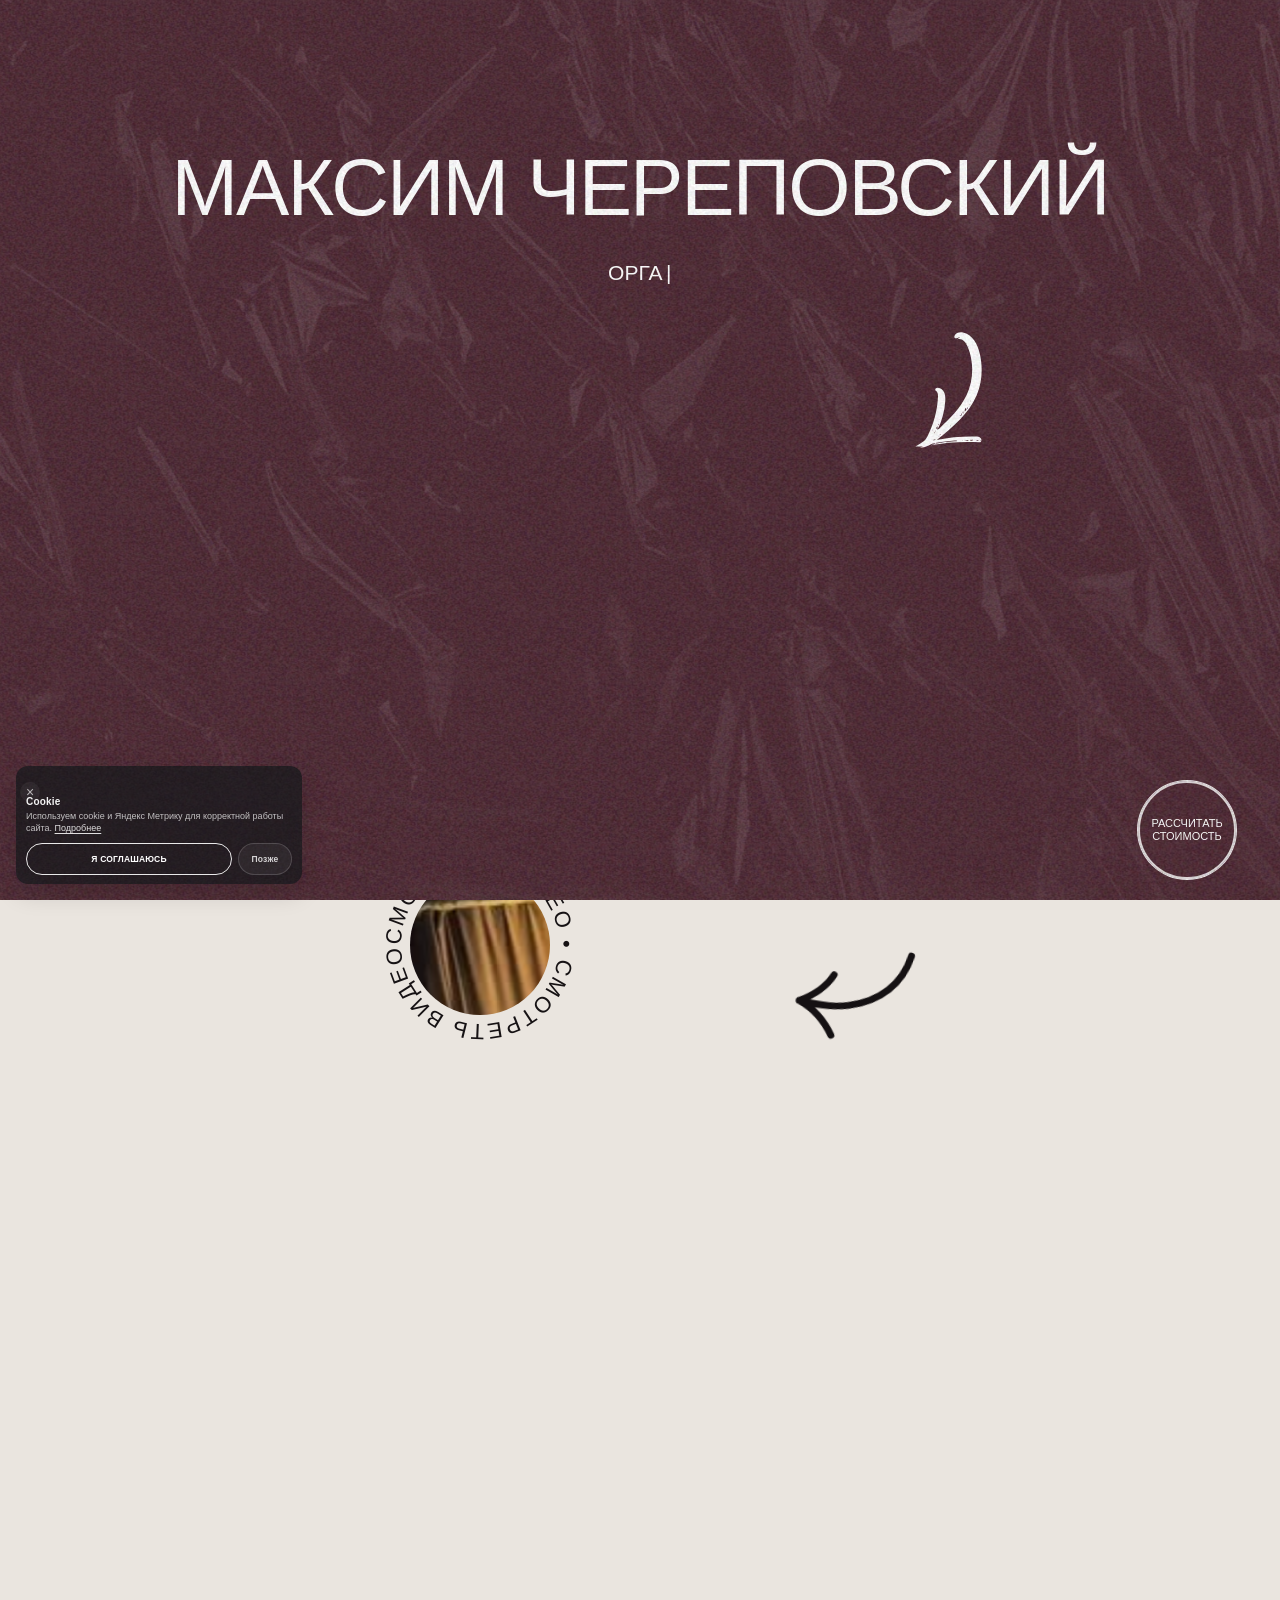
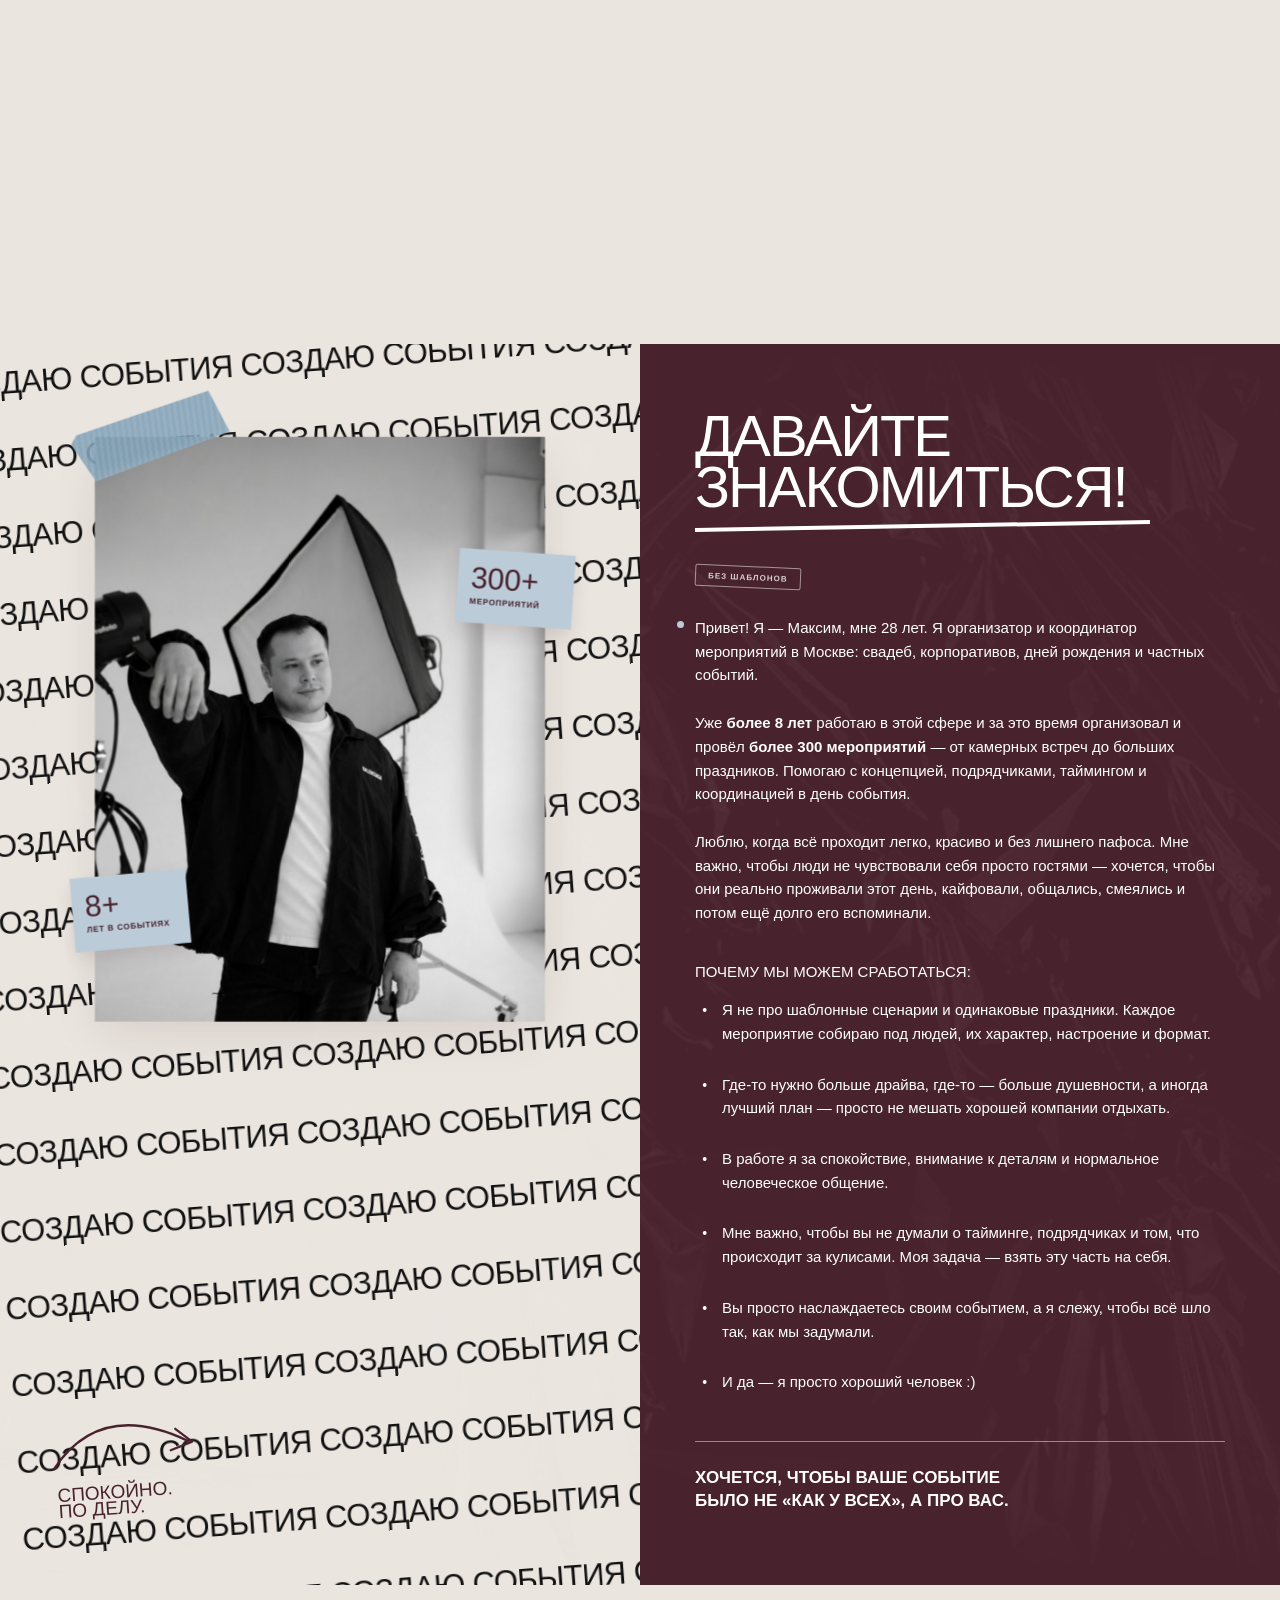
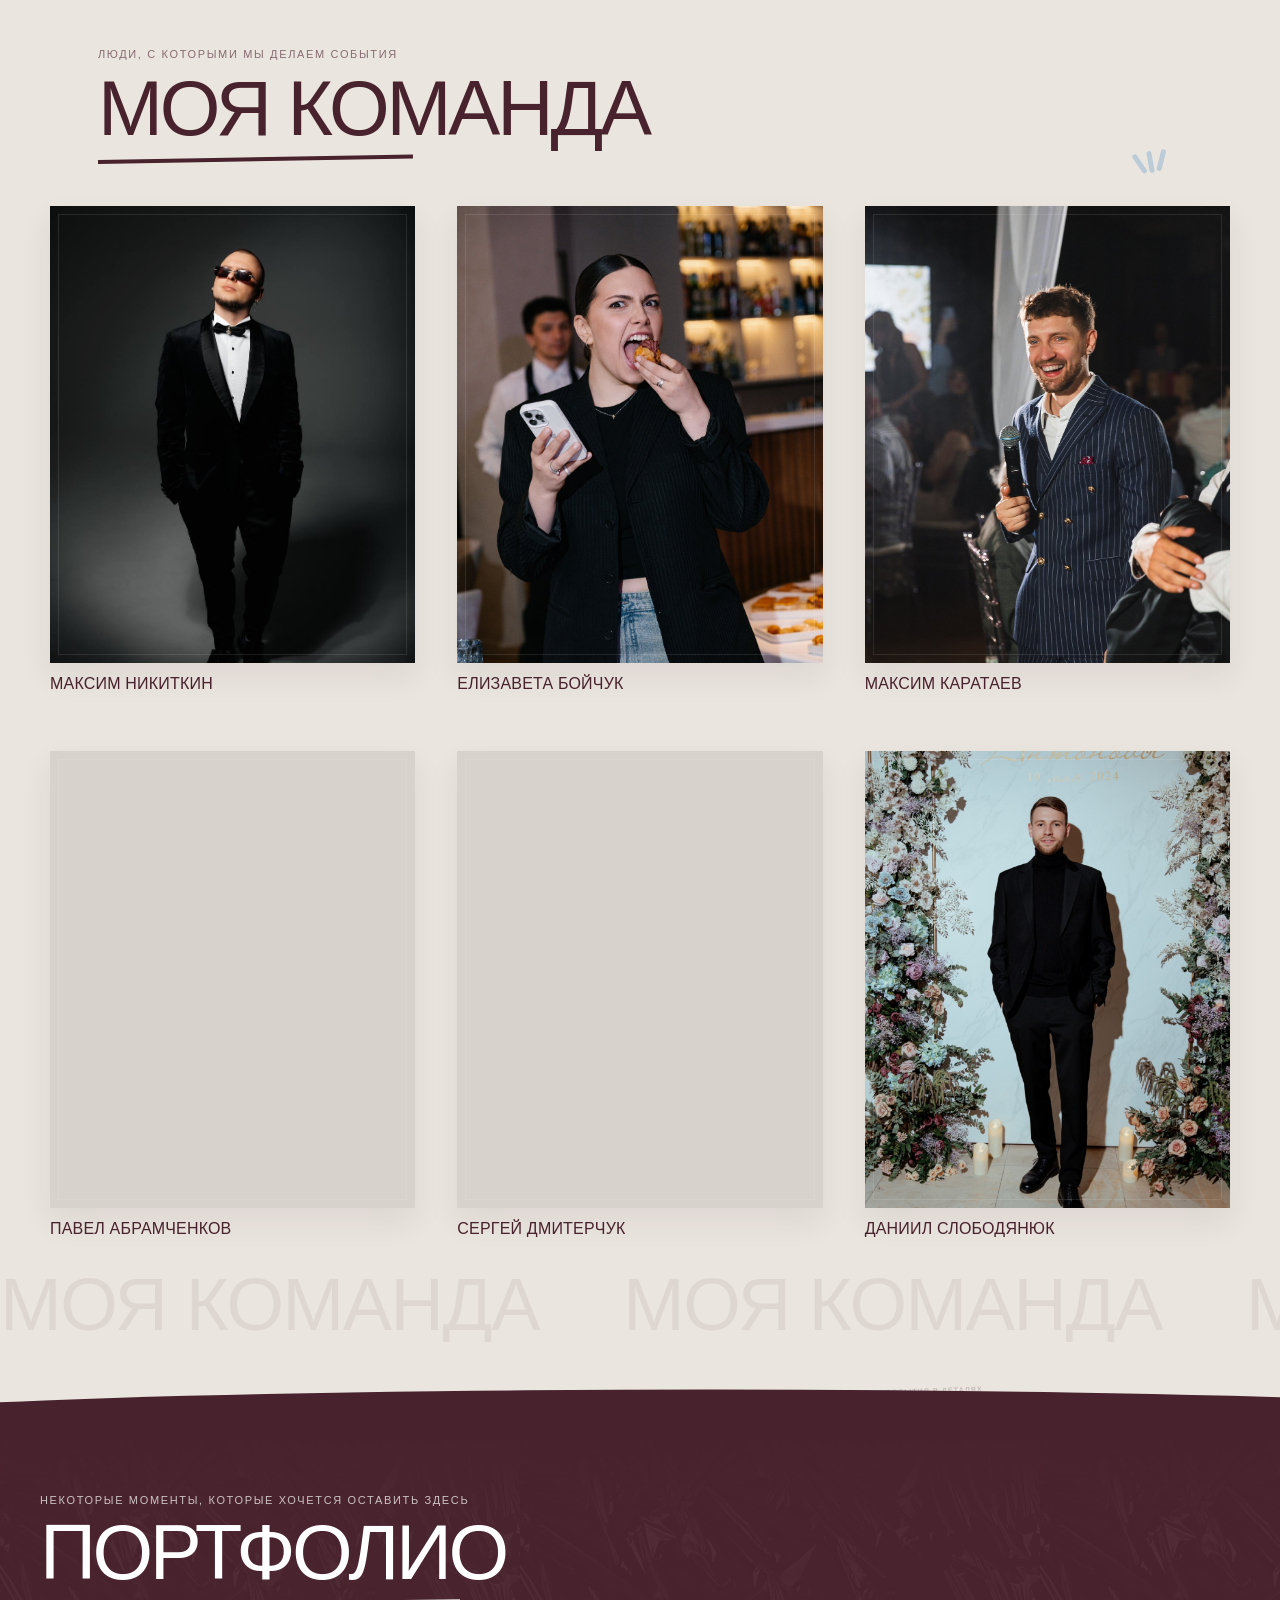
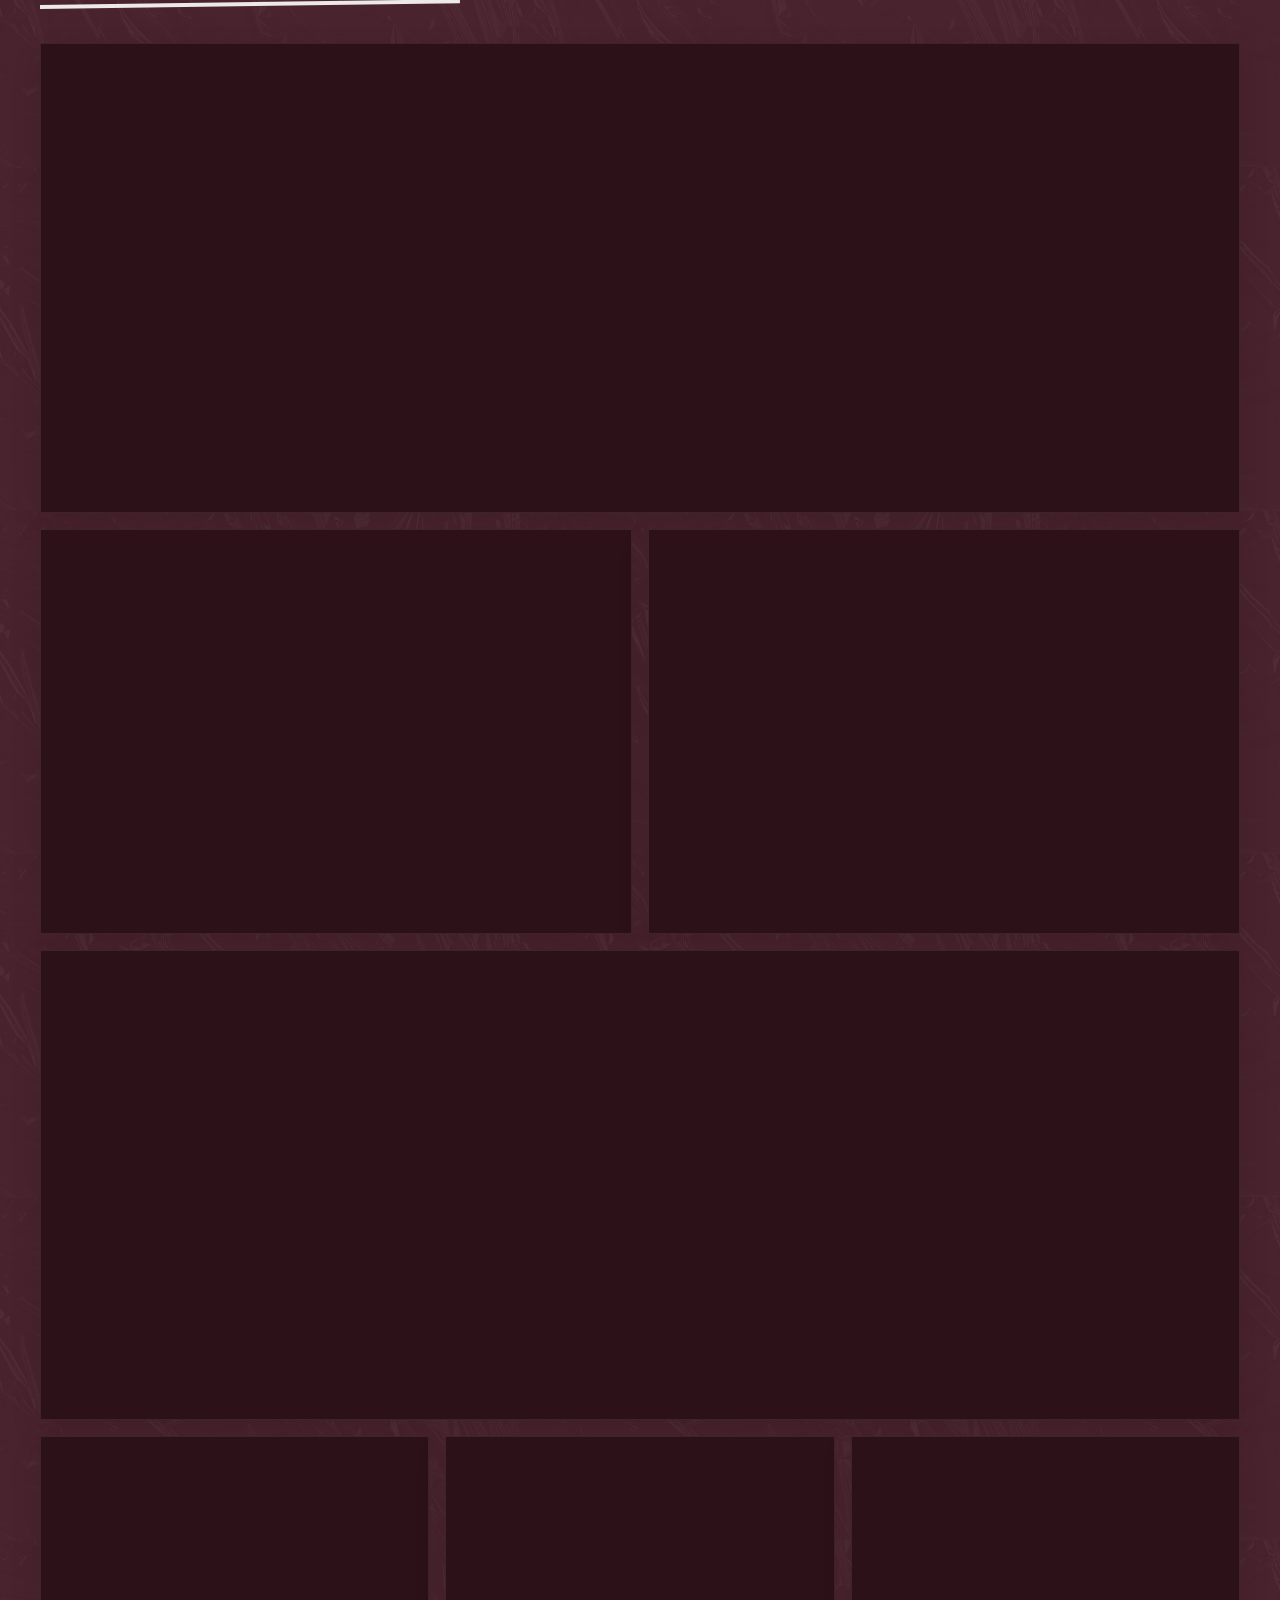
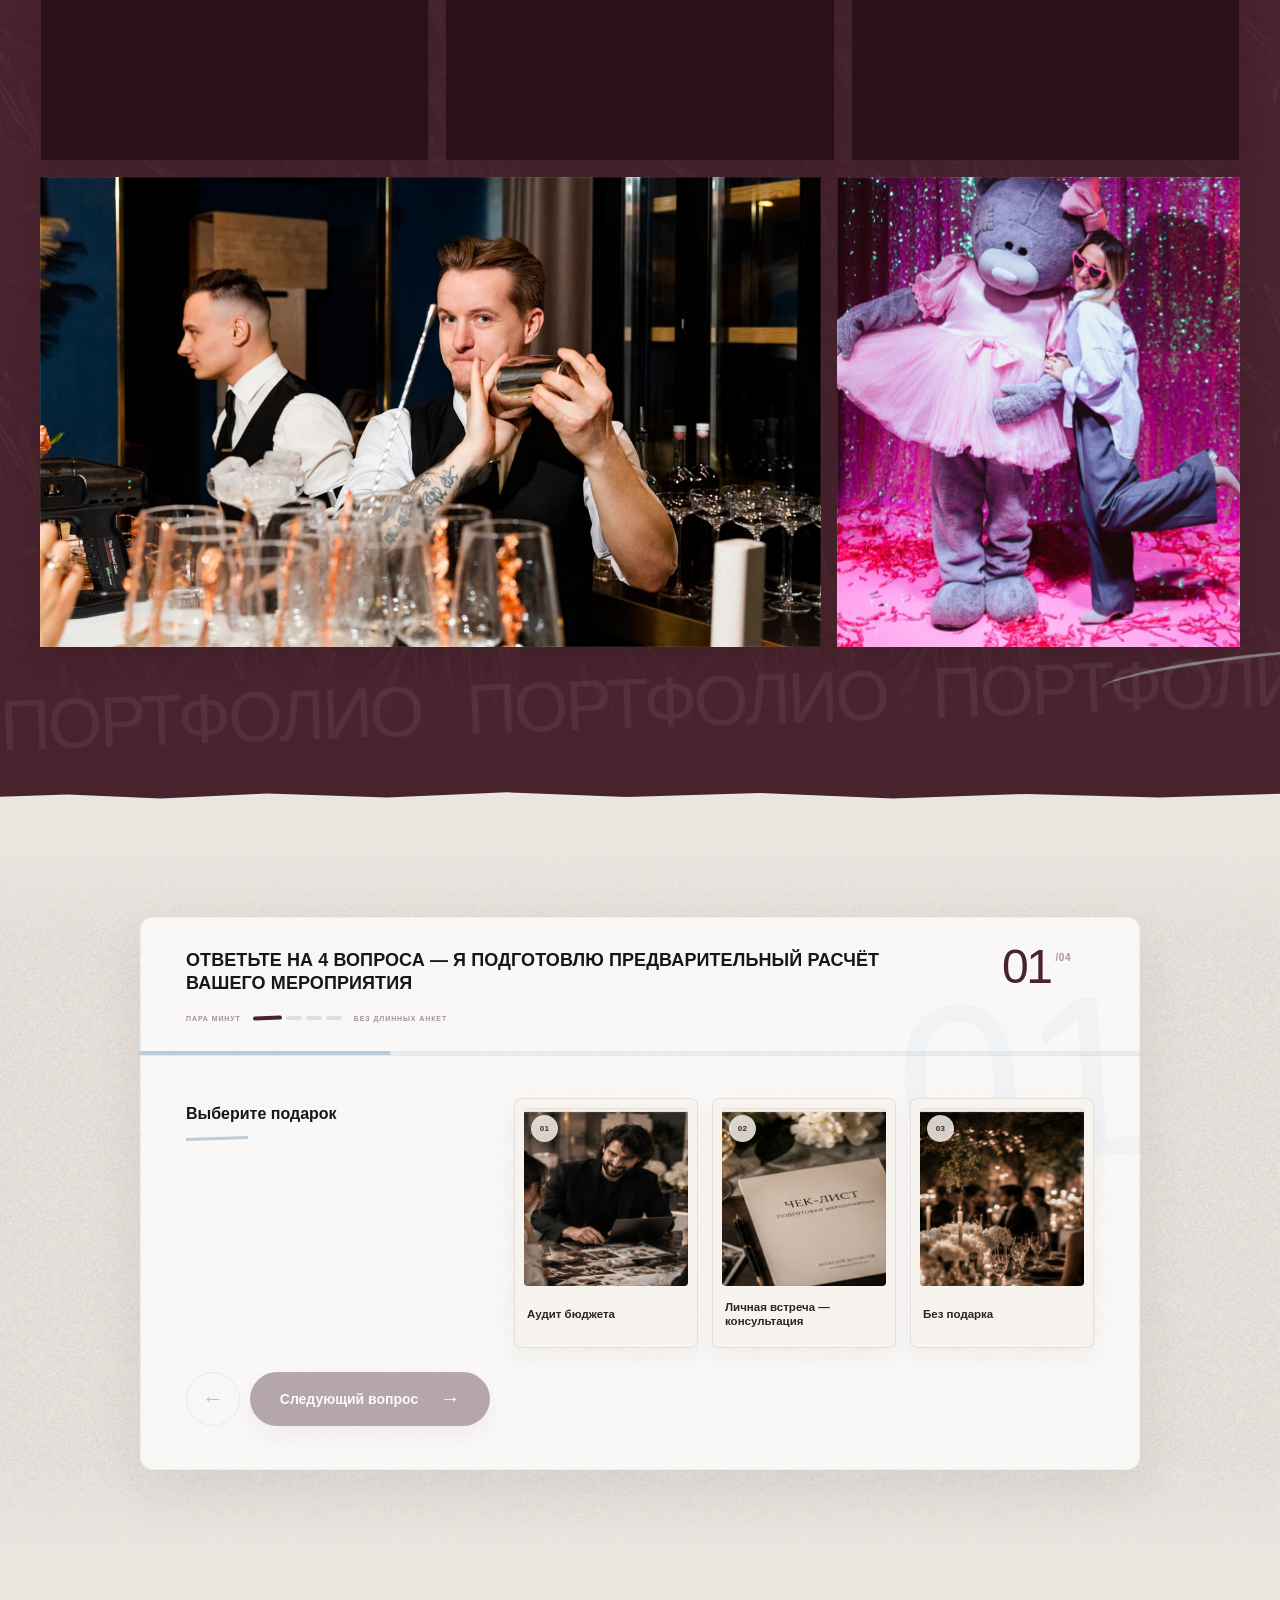
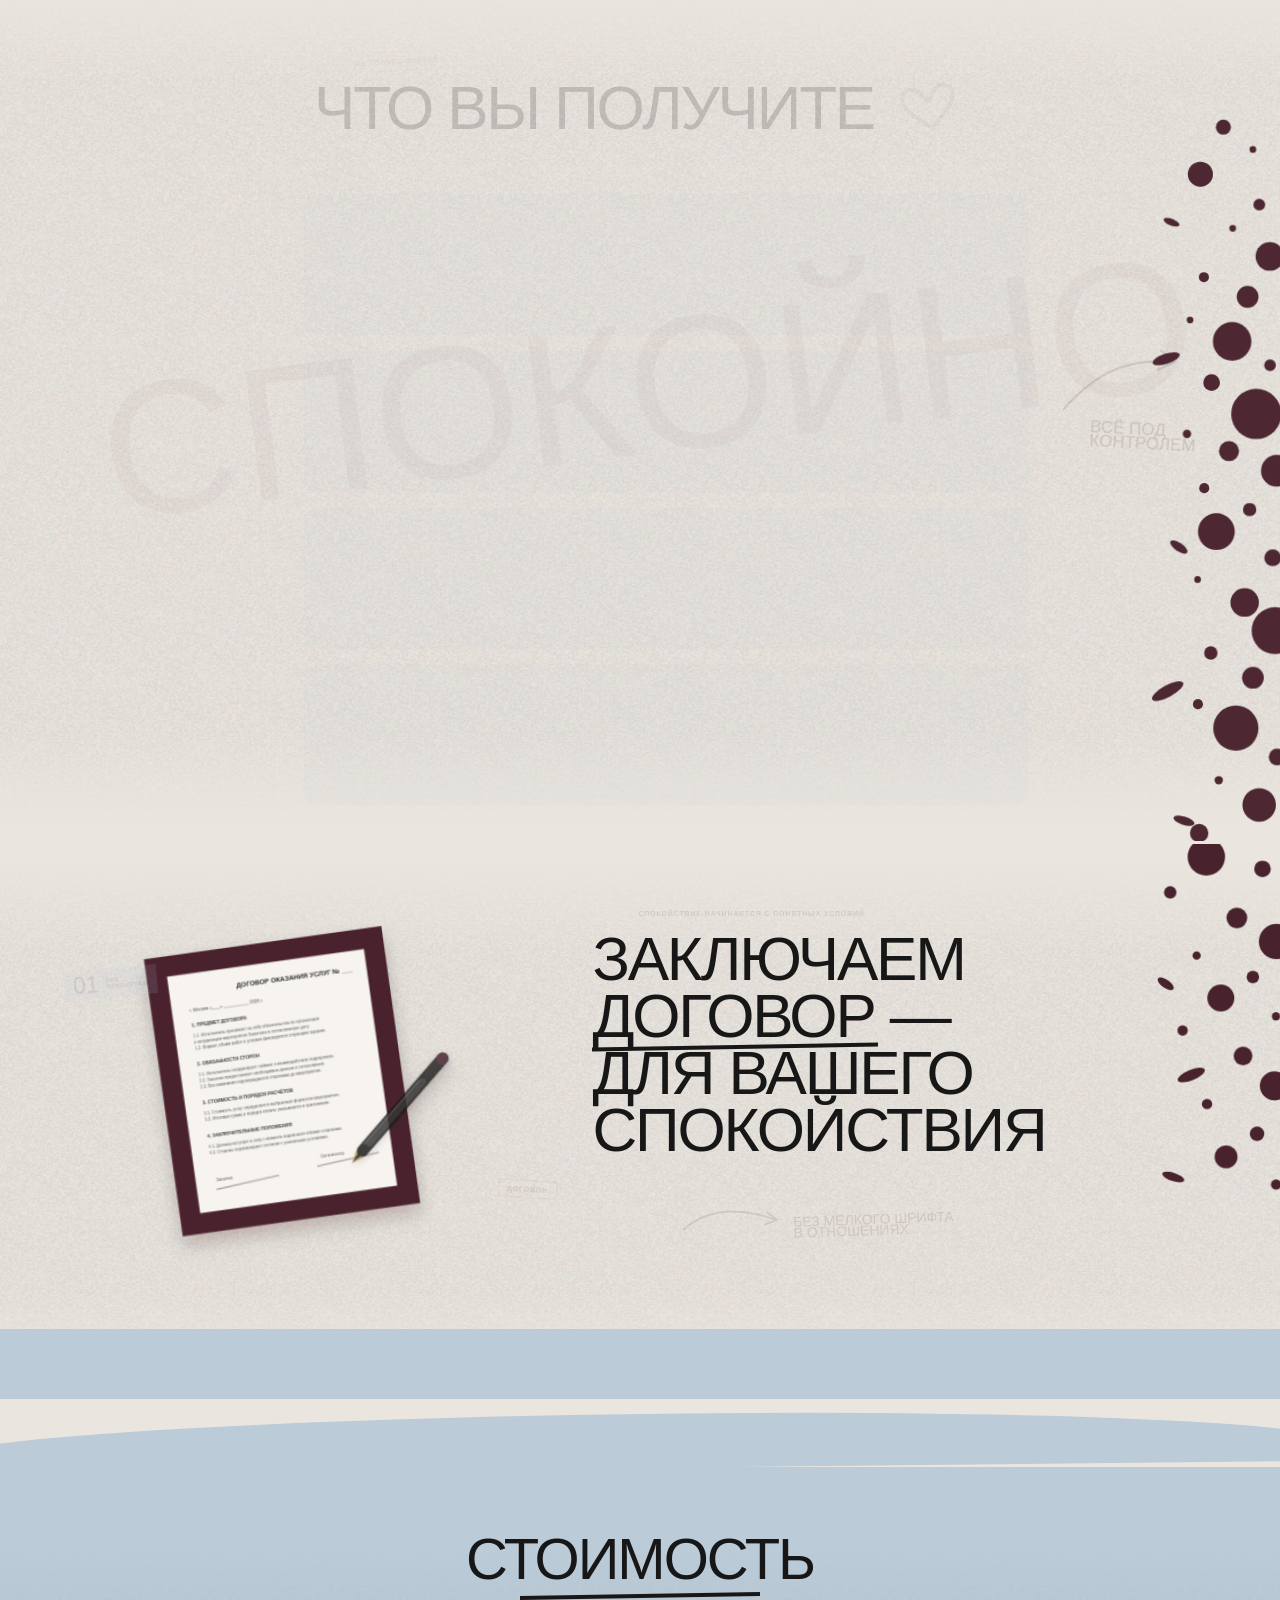
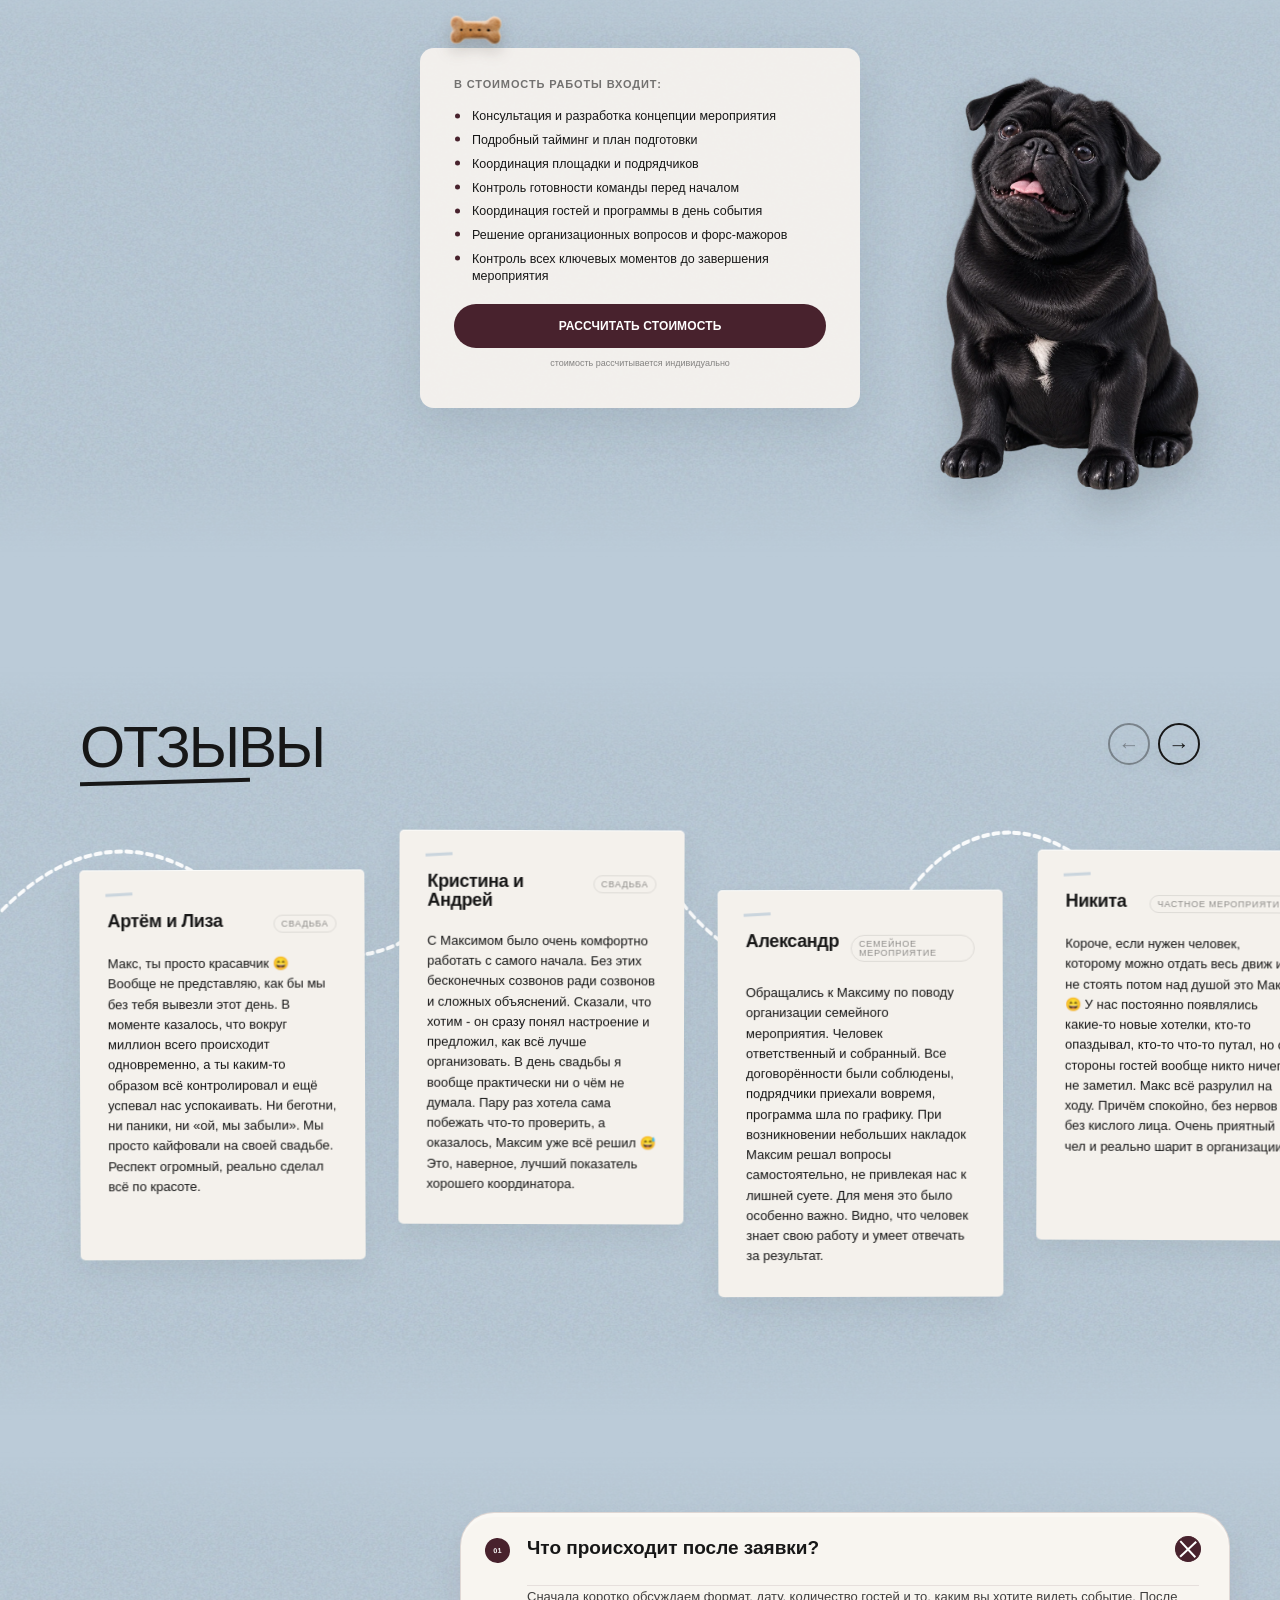
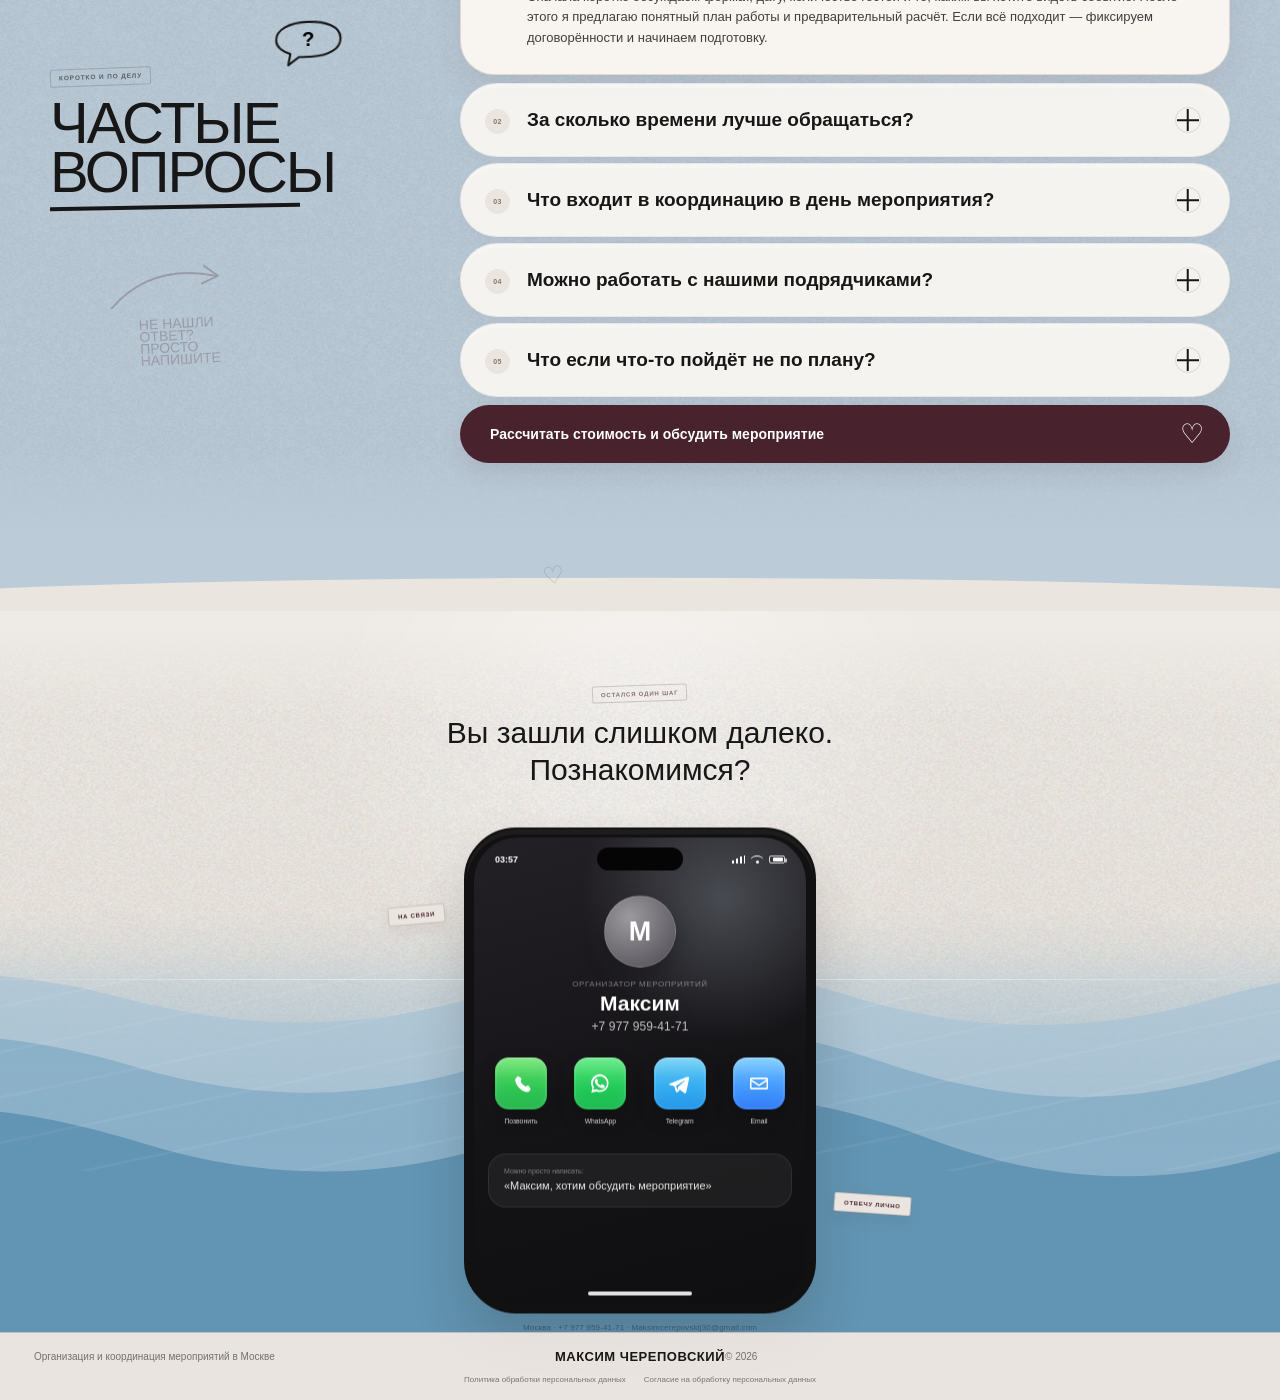
<file: index.html>
<!doctype html>
<html lang="ru">
<head>
  <meta charset="utf-8">
  <meta name="viewport" content="width=device-width, initial-scale=1, viewport-fit=cover">
  <meta name="theme-color" content="#48222D">
  <title>Организатор и координатор мероприятий в Москве — Максим Череповский</title>
  <meta name="description" content="Максим Череповский — организатор и координатор мероприятий в Москве. Свадьбы, корпоративы, дни рождения и частные события: концепция, подрядчики, тайминг и координация дня.">
  <meta name="format-detection" content="telephone=yes">
  <link rel="preload" as="image" href="assets/hero-person-mobile.webp" media="(max-width: 767px)" fetchpriority="high">
  <link rel="preload" as="image" href="assets/hero-person-clean.webp" media="(min-width: 768px)" fetchpriority="high">
  <link rel="stylesheet" href="style.min.css?v=76">
  <link rel="stylesheet" href="mobile-rebuild.min.css?v=81" media="(max-width: 767px)">

  <meta name="robots" content="index,follow,max-image-preview:large,max-snippet:-1,max-video-preview:-1">
  <meta name="author" content="Максим Череповский">
  

  <link rel="icon" type="image/png" sizes="192x192" href="favicon.png">
  <link rel="apple-touch-icon" href="favicon.png">
  <link rel="preconnect" href="https://static.tildacdn.com" crossorigin>
  <link rel="dns-prefetch" href="//static.tildacdn.com">


  <link rel="canonical" href="https://eventmaks.ru/">
  <link rel="alternate" hreflang="ru-RU" href="https://eventmaks.ru/">
  <link rel="alternate" hreflang="x-default" href="https://eventmaks.ru/">

  <meta name="geo.region" content="RU-MOW">
  <meta name="geo.placename" content="Москва">

  <meta property="og:locale" content="ru_RU">
  <meta property="og:type" content="website">
  <meta property="og:site_name" content="Максим Череповский">
  <meta property="og:url" content="https://eventmaks.ru/">
  <meta property="og:title" content="Организатор и координатор мероприятий в Москве — Максим Череповский">
  <meta property="og:description" content="Организация и координация свадеб, корпоративов, дней рождения и частных мероприятий в Москве.">
  <meta property="og:image" content="https://eventmaks.ru/og-cover.jpg">
  <meta property="og:image:width" content="1200">
  <meta property="og:image:height" content="630">
  <meta property="og:image:type" content="image/jpeg">
  <meta property="article:modified_time" content="2026-09-09T20:31:00+03:00">
  <meta property="og:image:alt" content="Максим Череповский — организатор и координатор мероприятий в Москве">

  <meta name="twitter:card" content="summary_large_image">
  <meta name="twitter:title" content="Организатор и координатор мероприятий в Москве — Максим Череповский">
  <meta name="twitter:description" content="Свадьбы, корпоративы, дни рождения и частные мероприятия в Москве — организация и координация под ключ.">
  <meta name="twitter:image" content="https://eventmaks.ru/og-cover.jpg">

  <script type="application/ld+json">
  {
    "@context": "https://schema.org",
    "@graph": [
      {
        "@type": "WebSite",
        "@id": "https://eventmaks.ru/#website",
        "url": "https://eventmaks.ru/",
        "name": "Максим Череповский — организатор мероприятий",
        "inLanguage": "ru-RU"
      },
      {
        "@type": "WebPage",
        "@id": "https://eventmaks.ru/#webpage",
        "url": "https://eventmaks.ru/",
        "name": "Организатор и координатор мероприятий в Москве — Максим Череповский",
        "description": "Организация и координация свадеб, корпоративов, дней рождения и частных мероприятий в Москве.",
        "isPartOf": {
          "@id": "https://eventmaks.ru/#website"
        },
        "about": {
          "@id": "https://eventmaks.ru/#maksim"
        },
        "mainEntity": {
          "@id": "https://eventmaks.ru/#event-service"
        },
        "inLanguage": "ru-RU",
        "dateModified": "2026-09-09"
      },
      {
        "@type": "Person",
        "@id": "https://eventmaks.ru/#maksim",
        "name": "Максим Череповский",
        "url": "https://eventmaks.ru/",
        "image": "https://eventmaks.ru/og-cover.jpg",
        "jobTitle": "Организатор и координатор мероприятий",
        "telephone": "+79779594171",
        "email": "Maksimcerepovskij30@gmail.com",
        "contactPoint": {
          "@type": "ContactPoint",
          "telephone": "+79779594171",
          "contactType": "customer service",
          "areaServed": "RU",
          "availableLanguage": "Russian"
        },
        "description": "Организатор и координатор свадеб, корпоративов, дней рождения и частных мероприятий в Москве.",
        "homeLocation": {
          "@type": "City",
          "name": "Москва"
        },
        "knowsAbout": [
          "Организация мероприятий",
          "Координация мероприятий",
          "Организация свадеб",
          "Координация свадеб",
          "Организация корпоративов",
          "Организация дней рождения",
          "Частные мероприятия"
        ]
      },
      {
        "@type": "Service",
        "@id": "https://eventmaks.ru/#event-service",
        "name": "Организация и координация мероприятий в Москве",
        "url": "https://eventmaks.ru/",
        "provider": {
          "@id": "https://eventmaks.ru/#maksim"
        },
        "areaServed": {
          "@type": "City",
          "name": "Москва"
        },
        "serviceType": [
          "Организация мероприятий",
          "Координация мероприятий",
          "Организация свадеб",
          "Организация корпоративов",
          "Организация дней рождения"
        ]
      }
    ]
  }
  </script>


  <script>
  (function(){
    try{
      if("scrollRestoration" in history) history.scrollRestoration="manual";
      if(location.hash){
        history.replaceState(null,"",location.pathname + location.search);
      }
      document.documentElement.scrollTop=0;
      window.scrollTo(0,0);
    }catch(e){}
  })();
  </script>

</head>
<body>

  <div class="entry-consent entry-consent--banner" id="entryConsent" hidden>
    <div class="entry-consent-backdrop" aria-hidden="true"></div>
    <div class="entry-consent-card" role="dialog" aria-modal="false" aria-labelledby="entryConsentTitle">
      <button class="entry-consent-close" id="entryConsentClose" type="button" aria-label="Закрыть">×</button>
      <h2 id="entryConsentTitle">Cookie</h2>
      <p>
        Используем cookie и Яндекс Метрику для корректной работы сайта.
        <a href="privacy.html" target="_blank" rel="noopener">Подробнее</a>
      </p>
      <div class="entry-consent-actions">
        <button class="entry-consent-accept" id="entryConsentAccept" type="button">Я СОГЛАШАЮСЬ</button>
        <button class="entry-consent-decline" id="entryConsentDecline" type="button">Позже</button>
      </div>
    </div>
  </div>

  <div class="noise" aria-hidden="true"></div>

  <main class="hero" id="top">
    <div class="plastic" aria-hidden="true"></div>
    <div class="opening-screen" aria-hidden="true">
      <div class="opening-half opening-half-top"></div>
      <div class="opening-half opening-half-bottom"></div>
      <div class="opening-brand">
        <strong>МАКСИМ ЧЕРЕПОВСКИЙ</strong>
        <span>ОРГАНИЗАТОР - КООРДИНАТОР МЕРОПРИЯТИЙ</span>
      </div>
    </div>

    <div class="canvas">
      <h1 class="title"><span>МАКСИМ</span> <span>ЧЕРЕПОВСКИЙ</span></h1>

      <div class="subtitle">
        <span id="typed"></span><b class="typing-caret">|</b>
      </div>
<div class="portrait">
        <picture>
          <source media="(max-width: 767px)" srcset="assets/hero-person-mobile.webp" width="950" height="1024">
          <img
            src="assets/hero-person-clean.webp"
            alt="Максим Череповский"
            fetchpriority="high"
            decoding="async"
            loading="eager" width="1536" height="1024">
        </picture>
      </div>

      <img class="arrow" src="assets/hero-arrow.svg" alt="" aria-hidden="true" loading="lazy" decoding="async">
    </div>
  </main>


  <section class="showreel-scene" id="showreel">
    <div class="showreel-stage" id="showreelStage">

      <video
        class="showreel-video"
        id="showreelVideo"
        autoplay
        muted
        loop
        playsinline
        preload="metadata"
        poster="assets/showreel-mobile-poster.jpg"
        disablepictureinpicture
      >
        <source media="(max-width: 767px)" src="assets/showreel-mobile.mp4" type="video/mp4">
        <source src="assets/showreel.mp4" type="video/mp4">
      </video>

      <!-- UI that lives UNDER the warm mask.
           It becomes visible naturally as the circular hole expands. -->
      <div class="showreel-under-ui">
              </div>

            <svg
        class="showreel-mask"
        id="showreelMask"
        aria-hidden="true"
        focusable="false"
      >
        <defs>
          <mask id="showreelHoleMask" maskUnits="userSpaceOnUse">
            <rect id="showreelMaskBase" x="0" y="0" width="1" height="1" fill="white"></rect>
            <circle id="showreelHole" cx="0" cy="0" r="70" fill="black"></circle>
          </mask>
        </defs>
        <rect
          id="showreelPaper"
          x="0"
          y="0"
          width="1"
          height="1"
          fill="#EAE5DF"
          mask="url(#showreelHoleMask)"
        ></rect>
      </svg>

      <!-- Elements above the mask, visible in the initial light-paper scene. -->


      <!-- Decorative ring restored; no play button inside it. -->
      <div class="showreel-ring" id="showreelRing" aria-hidden="true">
        <svg viewBox="0 0 220 220">
          <defs>
            <path id="showreelTextPath"
              d="M110,110 m-79,0 a79,79 0 1,1 158,0 a79,79 0 1,1 -158,0"/>
          </defs>
          <text>
            <textPath href="#showreelTextPath" startOffset="0%">
              СМОТРЕТЬ ВИДЕО • СМОТРЕТЬ ВИДЕО •
            </textPath>
          </text>
        </svg>
      </div>

      <!-- Decorative hand-drawn arrow restored. -->
      <svg class="showreel-arrow" id="showreelArrow" viewBox="0 0 180 130" aria-hidden="true">
        <path d="M160 12
                 C154 45 132 69 95 79
                 C77 84 57 83 38 81
                 M38 81
                 C55 72 67 61 74 46
                 M38 81
                 C56 88 69 99 80 116"
              fill="none"
              stroke="currentColor"
              stroke-width="8"
              stroke-linecap="round"
              stroke-linejoin="round"/>
      </svg>

      <button class="showreel-sound" id="showreelSound" type="button">
        ВКЛЮЧИТЬ ЗВУК
      </button>
    </div>
  </section>


  <section class="about-reference" id="about">
    <div class="about-left">
      <div class="about-pattern" aria-hidden="true">
        <div class="about-pattern-row"><span class="about-pattern-track"><span class="about-pattern-copy">СОЗДАЮ СОБЫТИЯ СОЗДАЮ СОБЫТИЯ СОЗДАЮ СОБЫТИЯ&nbsp;&nbsp;</span><span class="about-pattern-copy" aria-hidden="true">СОЗДАЮ СОБЫТИЯ СОЗДАЮ СОБЫТИЯ СОЗДАЮ СОБЫТИЯ&nbsp;&nbsp;</span></span></div>
        <div class="about-pattern-row"><span class="about-pattern-track"><span class="about-pattern-copy">СОЗДАЮ СОБЫТИЯ СОЗДАЮ СОБЫТИЯ СОЗДАЮ СОБЫТИЯ&nbsp;&nbsp;</span><span class="about-pattern-copy" aria-hidden="true">СОЗДАЮ СОБЫТИЯ СОЗДАЮ СОБЫТИЯ СОЗДАЮ СОБЫТИЯ&nbsp;&nbsp;</span></span></div>
        <div class="about-pattern-row"><span class="about-pattern-track"><span class="about-pattern-copy">СОЗДАЮ СОБЫТИЯ СОЗДАЮ СОБЫТИЯ СОЗДАЮ СОБЫТИЯ&nbsp;&nbsp;</span><span class="about-pattern-copy" aria-hidden="true">СОЗДАЮ СОБЫТИЯ СОЗДАЮ СОБЫТИЯ СОЗДАЮ СОБЫТИЯ&nbsp;&nbsp;</span></span></div>
        <div class="about-pattern-row"><span class="about-pattern-track"><span class="about-pattern-copy">СОЗДАЮ СОБЫТИЯ СОЗДАЮ СОБЫТИЯ СОЗДАЮ СОБЫТИЯ&nbsp;&nbsp;</span><span class="about-pattern-copy" aria-hidden="true">СОЗДАЮ СОБЫТИЯ СОЗДАЮ СОБЫТИЯ СОЗДАЮ СОБЫТИЯ&nbsp;&nbsp;</span></span></div>
        <div class="about-pattern-row"><span class="about-pattern-track"><span class="about-pattern-copy">СОЗДАЮ СОБЫТИЯ СОЗДАЮ СОБЫТИЯ СОЗДАЮ СОБЫТИЯ&nbsp;&nbsp;</span><span class="about-pattern-copy" aria-hidden="true">СОЗДАЮ СОБЫТИЯ СОЗДАЮ СОБЫТИЯ СОЗДАЮ СОБЫТИЯ&nbsp;&nbsp;</span></span></div>
        <div class="about-pattern-row"><span class="about-pattern-track"><span class="about-pattern-copy">СОЗДАЮ СОБЫТИЯ СОЗДАЮ СОБЫТИЯ СОЗДАЮ СОБЫТИЯ&nbsp;&nbsp;</span><span class="about-pattern-copy" aria-hidden="true">СОЗДАЮ СОБЫТИЯ СОЗДАЮ СОБЫТИЯ СОЗДАЮ СОБЫТИЯ&nbsp;&nbsp;</span></span></div>
        <div class="about-pattern-row"><span class="about-pattern-track"><span class="about-pattern-copy">СОЗДАЮ СОБЫТИЯ СОЗДАЮ СОБЫТИЯ СОЗДАЮ СОБЫТИЯ&nbsp;&nbsp;</span><span class="about-pattern-copy" aria-hidden="true">СОЗДАЮ СОБЫТИЯ СОЗДАЮ СОБЫТИЯ СОЗДАЮ СОБЫТИЯ&nbsp;&nbsp;</span></span></div>
        <div class="about-pattern-row"><span class="about-pattern-track"><span class="about-pattern-copy">СОЗДАЮ СОБЫТИЯ СОЗДАЮ СОБЫТИЯ СОЗДАЮ СОБЫТИЯ&nbsp;&nbsp;</span><span class="about-pattern-copy" aria-hidden="true">СОЗДАЮ СОБЫТИЯ СОЗДАЮ СОБЫТИЯ СОЗДАЮ СОБЫТИЯ&nbsp;&nbsp;</span></span></div>
        <div class="about-pattern-row"><span class="about-pattern-track"><span class="about-pattern-copy">СОЗДАЮ СОБЫТИЯ СОЗДАЮ СОБЫТИЯ СОЗДАЮ СОБЫТИЯ&nbsp;&nbsp;</span><span class="about-pattern-copy" aria-hidden="true">СОЗДАЮ СОБЫТИЯ СОЗДАЮ СОБЫТИЯ СОЗДАЮ СОБЫТИЯ&nbsp;&nbsp;</span></span></div>
        <div class="about-pattern-row"><span class="about-pattern-track"><span class="about-pattern-copy">СОЗДАЮ СОБЫТИЯ СОЗДАЮ СОБЫТИЯ СОЗДАЮ СОБЫТИЯ&nbsp;&nbsp;</span><span class="about-pattern-copy" aria-hidden="true">СОЗДАЮ СОБЫТИЯ СОЗДАЮ СОБЫТИЯ СОЗДАЮ СОБЫТИЯ&nbsp;&nbsp;</span></span></div>
        <div class="about-pattern-row"><span class="about-pattern-track"><span class="about-pattern-copy">СОЗДАЮ СОБЫТИЯ СОЗДАЮ СОБЫТИЯ СОЗДАЮ СОБЫТИЯ&nbsp;&nbsp;</span><span class="about-pattern-copy" aria-hidden="true">СОЗДАЮ СОБЫТИЯ СОЗДАЮ СОБЫТИЯ СОЗДАЮ СОБЫТИЯ&nbsp;&nbsp;</span></span></div>
        <div class="about-pattern-row"><span class="about-pattern-track"><span class="about-pattern-copy">СОЗДАЮ СОБЫТИЯ СОЗДАЮ СОБЫТИЯ СОЗДАЮ СОБЫТИЯ&nbsp;&nbsp;</span><span class="about-pattern-copy" aria-hidden="true">СОЗДАЮ СОБЫТИЯ СОЗДАЮ СОБЫТИЯ СОЗДАЮ СОБЫТИЯ&nbsp;&nbsp;</span></span></div>
        <div class="about-pattern-row"><span class="about-pattern-track"><span class="about-pattern-copy">СОЗДАЮ СОБЫТИЯ СОЗДАЮ СОБЫТИЯ СОЗДАЮ СОБЫТИЯ&nbsp;&nbsp;</span><span class="about-pattern-copy" aria-hidden="true">СОЗДАЮ СОБЫТИЯ СОЗДАЮ СОБЫТИЯ СОЗДАЮ СОБЫТИЯ&nbsp;&nbsp;</span></span></div>
        <div class="about-pattern-row"><span class="about-pattern-track"><span class="about-pattern-copy">СОЗДАЮ СОБЫТИЯ СОЗДАЮ СОБЫТИЯ СОЗДАЮ СОБЫТИЯ&nbsp;&nbsp;</span><span class="about-pattern-copy" aria-hidden="true">СОЗДАЮ СОБЫТИЯ СОЗДАЮ СОБЫТИЯ СОЗДАЮ СОБЫТИЯ&nbsp;&nbsp;</span></span></div>
        <div class="about-pattern-row"><span class="about-pattern-track"><span class="about-pattern-copy">СОЗДАЮ СОБЫТИЯ СОЗДАЮ СОБЫТИЯ СОЗДАЮ СОБЫТИЯ&nbsp;&nbsp;</span><span class="about-pattern-copy" aria-hidden="true">СОЗДАЮ СОБЫТИЯ СОЗДАЮ СОБЫТИЯ СОЗДАЮ СОБЫТИЯ&nbsp;&nbsp;</span></span></div>
        <div class="about-pattern-row"><span class="about-pattern-track"><span class="about-pattern-copy">СОЗДАЮ СОБЫТИЯ СОЗДАЮ СОБЫТИЯ СОЗДАЮ СОБЫТИЯ&nbsp;&nbsp;</span><span class="about-pattern-copy" aria-hidden="true">СОЗДАЮ СОБЫТИЯ СОЗДАЮ СОБЫТИЯ СОЗДАЮ СОБЫТИЯ&nbsp;&nbsp;</span></span></div>
        <div class="about-pattern-row"><span class="about-pattern-track"><span class="about-pattern-copy">СОЗДАЮ СОБЫТИЯ СОЗДАЮ СОБЫТИЯ СОЗДАЮ СОБЫТИЯ&nbsp;&nbsp;</span><span class="about-pattern-copy" aria-hidden="true">СОЗДАЮ СОБЫТИЯ СОЗДАЮ СОБЫТИЯ СОЗДАЮ СОБЫТИЯ&nbsp;&nbsp;</span></span></div>
        <div class="about-pattern-row"><span class="about-pattern-track"><span class="about-pattern-copy">СОЗДАЮ СОБЫТИЯ СОЗДАЮ СОБЫТИЯ СОЗДАЮ СОБЫТИЯ&nbsp;&nbsp;</span><span class="about-pattern-copy" aria-hidden="true">СОЗДАЮ СОБЫТИЯ СОЗДАЮ СОБЫТИЯ СОЗДАЮ СОБЫТИЯ&nbsp;&nbsp;</span></span></div>
        <div class="about-pattern-row"><span class="about-pattern-track"><span class="about-pattern-copy">СОЗДАЮ СОБЫТИЯ СОЗДАЮ СОБЫТИЯ СОЗДАЮ СОБЫТИЯ&nbsp;&nbsp;</span><span class="about-pattern-copy" aria-hidden="true">СОЗДАЮ СОБЫТИЯ СОЗДАЮ СОБЫТИЯ СОЗДАЮ СОБЫТИЯ&nbsp;&nbsp;</span></span></div>
        <div class="about-pattern-row"><span class="about-pattern-track"><span class="about-pattern-copy">СОЗДАЮ СОБЫТИЯ СОЗДАЮ СОБЫТИЯ СОЗДАЮ СОБЫТИЯ&nbsp;&nbsp;</span><span class="about-pattern-copy" aria-hidden="true">СОЗДАЮ СОБЫТИЯ СОЗДАЮ СОБЫТИЯ СОЗДАЮ СОБЫТИЯ&nbsp;&nbsp;</span></span></div>
        <div class="about-pattern-row"><span class="about-pattern-track"><span class="about-pattern-copy">СОЗДАЮ СОБЫТИЯ СОЗДАЮ СОБЫТИЯ СОЗДАЮ СОБЫТИЯ&nbsp;&nbsp;</span><span class="about-pattern-copy" aria-hidden="true">СОЗДАЮ СОБЫТИЯ СОЗДАЮ СОБЫТИЯ СОЗДАЮ СОБЫТИЯ&nbsp;&nbsp;</span></span></div>
        <div class="about-pattern-row"><span class="about-pattern-track"><span class="about-pattern-copy">СОЗДАЮ СОБЫТИЯ СОЗДАЮ СОБЫТИЯ СОЗДАЮ СОБЫТИЯ&nbsp;&nbsp;</span><span class="about-pattern-copy" aria-hidden="true">СОЗДАЮ СОБЫТИЯ СОЗДАЮ СОБЫТИЯ СОЗДАЮ СОБЫТИЯ&nbsp;&nbsp;</span></span></div>
        <div class="about-pattern-row"><span class="about-pattern-track"><span class="about-pattern-copy">СОЗДАЮ СОБЫТИЯ СОЗДАЮ СОБЫТИЯ СОЗДАЮ СОБЫТИЯ&nbsp;&nbsp;</span><span class="about-pattern-copy" aria-hidden="true">СОЗДАЮ СОБЫТИЯ СОЗДАЮ СОБЫТИЯ СОЗДАЮ СОБЫТИЯ&nbsp;&nbsp;</span></span></div>
        <div class="about-pattern-row"><span class="about-pattern-track"><span class="about-pattern-copy">СОЗДАЮ СОБЫТИЯ СОЗДАЮ СОБЫТИЯ СОЗДАЮ СОБЫТИЯ&nbsp;&nbsp;</span><span class="about-pattern-copy" aria-hidden="true">СОЗДАЮ СОБЫТИЯ СОЗДАЮ СОБЫТИЯ СОЗДАЮ СОБЫТИЯ&nbsp;&nbsp;</span></span></div>
        <div class="about-pattern-row"><span class="about-pattern-track"><span class="about-pattern-copy">СОЗДАЮ СОБЫТИЯ СОЗДАЮ СОБЫТИЯ СОЗДАЮ СОБЫТИЯ&nbsp;&nbsp;</span><span class="about-pattern-copy" aria-hidden="true">СОЗДАЮ СОБЫТИЯ СОЗДАЮ СОБЫТИЯ СОЗДАЮ СОБЫТИЯ&nbsp;&nbsp;</span></span></div>
        <div class="about-pattern-row"><span class="about-pattern-track"><span class="about-pattern-copy">СОЗДАЮ СОБЫТИЯ СОЗДАЮ СОБЫТИЯ СОЗДАЮ СОБЫТИЯ&nbsp;&nbsp;</span><span class="about-pattern-copy" aria-hidden="true">СОЗДАЮ СОБЫТИЯ СОЗДАЮ СОБЫТИЯ СОЗДАЮ СОБЫТИЯ&nbsp;&nbsp;</span></span></div>
      </div>

      <div class="about-photo-card" id="aboutPhotoCard">
        <div class="about-tape" aria-hidden="true"></div>
        <img src="assets/about.jpg" alt="Максим Череповский" loading="lazy" decoding="async" width="998" height="1500">

        <div class="about-fact about-fact-years" aria-hidden="true">
          <strong>8+</strong>
          <span>ЛЕТ В СОБЫТИЯХ</span>
        </div>

        <div class="about-fact about-fact-events" aria-hidden="true">
          <strong>300+</strong>
          <span>МЕРОПРИЯТИЙ</span>
        </div>
      </div>

      <div class="about-doodle-arrow" aria-hidden="true">
        <svg viewBox="0 0 180 90">
          <path d="M8 67C44 20 91 18 144 48" />
          <path d="M132 35L148 49L126 56" />
        </svg>
        <span>СПОКОЙНО.<br>ПО ДЕЛУ.</span>
      </div>
    </div>

    <div class="about-right">
      <div class="about-right-text">
        <h2>ДАВАЙТЕ<br>ЗНАКОМИТЬСЯ!</h2>
        <div class="about-title-line"></div>
        <div class="about-stamp" aria-hidden="true">БЕЗ ШАБЛОНОВ</div>

        <p>Привет! Я — Максим, мне 28 лет. Я организатор и координатор мероприятий в Москве: свадеб, корпоративов, дней рождения и частных событий.</p>

        <p>Уже <strong>более 8 лет</strong> работаю в этой сфере и за это время организовал и провёл <strong>более 300 мероприятий</strong> — от камерных встреч до больших праздников. Помогаю с концепцией, подрядчиками, таймингом и координацией в день события.</p>

        <p>Люблю, когда всё проходит легко, красиво и без лишнего пафоса. Мне важно, чтобы люди не чувствовали себя просто гостями — хочется, чтобы они реально проживали этот день, кайфовали, общались, смеялись и потом ещё долго его вспоминали.</p>

        <p class="about-lead">Почему мы можем сработаться:</p>

        <ul>
          <li>Я не про шаблонные сценарии и одинаковые праздники. Каждое мероприятие собираю под людей, их характер, настроение и формат.</li>

          <li>Где-то нужно больше драйва, где-то — больше душевности, а иногда лучший план — просто не мешать хорошей компании отдыхать.</li>

          <li>В работе я за спокойствие, внимание к деталям и нормальное человеческое общение.</li>

          <li>Мне важно, чтобы вы не думали о тайминге, подрядчиках и том, что происходит за кулисами. Моя задача — взять эту часть на себя.</li>

          <li>Вы просто наслаждаетесь своим событием, а я слежу, чтобы всё шло так, как мы задумали.</li>

          <li>И да — я просто хороший человек :)</li>
        </ul>

        <div class="about-signature">
          ХОЧЕТСЯ, ЧТОБЫ ВАШЕ СОБЫТИЕ<br>
          БЫЛО НЕ «КАК У ВСЕХ», А ПРО ВАС.
        </div>
      </div>
    </div>
  </section>


  <section class="team-section" id="team">


    <div class="team-shell">
      <div class="team-head team-reveal">
        <div class="team-kicker">ЛЮДИ, С КОТОРЫМИ МЫ ДЕЛАЕМ СОБЫТИЯ</div>
        <h2>МОЯ КОМАНДА</h2>
        <div class="team-line"></div>
        <div class="team-head-doodle" aria-hidden="true">
          <span></span><span></span><span></span>
        </div>
      </div>

      <div class="team-grid">
        <article class="team-card team-card-1 team-reveal">
          <div class="team-photo-wrap">
            <img src="assets/team-01.jpg" alt="Максим Никиткин" loading="lazy" decoding="async" width="853" height="1280">
          </div>
          <div class="team-name">МАКСИМ НИКИТКИН</div>
        </article>

        <article class="team-card team-card-2 team-reveal">
          <div class="team-photo-wrap">
            <img src="assets/team-02.jpg" alt="Елизавета Бойчук" loading="lazy" decoding="async" width="1067" height="1600">
          </div>
          <div class="team-name">ЕЛИЗАВЕТА БОЙЧУК</div>
        </article>

        <article class="team-card team-card-3 team-reveal">
          <div class="team-photo-wrap">
            <img src="assets/team-03.jpg" alt="Максим Каратаев" loading="lazy" decoding="async" width="1067" height="1600">
          </div>
          <div class="team-name">МАКСИМ КАРАТАЕВ</div>
        </article>

        <article class="team-card team-card-4 team-reveal">
          <div class="team-photo-wrap">
            <img src="assets/team-04.jpg" alt="Павел Абрамченков" loading="lazy" decoding="async" width="1066" height="1600">
          </div>
          <div class="team-name">ПАВЕЛ АБРАМЧЕНКОВ</div>
        </article>

        <article class="team-card team-card-5 team-reveal">
          <div class="team-photo-wrap">
            <img src="assets/team-05.jpg" alt="Сергей Дмитерчук" loading="lazy" decoding="async" width="1600" height="1600">
          </div>
          <div class="team-name">СЕРГЕЙ ДМИТЕРЧУК</div>
        </article>

        <article class="team-card team-card-6 team-reveal">
          <div class="team-photo-wrap">
            <img src="assets/team-06.jpg" alt="Даниил Слободянюк" loading="lazy" decoding="async" width="1200" height="1800">
          </div>
          <div class="team-name">ДАНИИЛ СЛОБОДЯНЮК</div>
        </article>
      </div>
    </div>

    <div class="team-marquee" aria-hidden="true">
      <div class="team-marquee-track">
        <span>МОЯ КОМАНДА</span>
        <span>МОЯ КОМАНДА</span>
        <span>МОЯ КОМАНДА</span>
        <span>МОЯ КОМАНДА</span>
      </div>
    </div>
  </section>

  <div class="flow-bridge flow-team-portfolio" aria-hidden="true">
    <div class="flow-bridge-inner">
      <span class="flow-bridge-copy">СОБЫТИЯ В ДЕТАЛЯХ</span>
      <svg class="flow-bridge-doodle" viewBox="0 0 210 66">
        <path d="M8 44C62 18 124 18 190 37"/>
        <path d="M176 25L193 38L172 44"/>
      </svg>
    </div>
  </div>


  <section class="portfolio-section" id="portfolio">
    <div class="portfolio-noise" aria-hidden="true"></div>

    <div class="portfolio-head portfolio-reveal">
      <div class="portfolio-kicker">НЕКОТОРЫЕ МОМЕНТЫ, КОТОРЫЕ ХОЧЕТСЯ ОСТАВИТЬ ЗДЕСЬ</div>
      <h2>ПОРТФОЛИО</h2>
      <div class="portfolio-underline"></div>
    </div>

    <div class="portfolio-gallery">
      <figure class="portfolio-item portfolio-wide portfolio-reveal">
        <div class="portfolio-img">
          <img class="portfolio-photo-bg" src="assets/portfolio-01.jpg" alt="Момент с мероприятия" loading="lazy" decoding="async" fetchpriority="low">
        </div>
      </figure>

      <div class="portfolio-pair">
        <figure class="portfolio-item portfolio-reveal">
          <div class="portfolio-img">
            <img class="portfolio-photo-bg" src="assets/portfolio-02.jpg" alt="Момент с мероприятия" loading="lazy" decoding="async" fetchpriority="low">
          </div>
        </figure>
        <figure class="portfolio-item portfolio-reveal">
          <div class="portfolio-img">
            <img class="portfolio-photo-bg" src="assets/portfolio-03.jpg" alt="Момент с мероприятия" loading="lazy" decoding="async" fetchpriority="low">
          </div>
        </figure>
      </div>

      <figure class="portfolio-item portfolio-wide portfolio-reveal">
        <div class="portfolio-img portfolio-img-dark">
          <img class="portfolio-photo-bg" src="assets/portfolio-04.jpg" alt="Ведущий на мероприятии" loading="lazy" decoding="async" fetchpriority="low">
        </div>
      </figure>

      <div class="portfolio-triptych">
        <figure class="portfolio-item portfolio-reveal">
          <div class="portfolio-img">
            <img class="portfolio-photo-bg" src="assets/portfolio-05.jpg" alt="Гости мероприятия" loading="lazy" decoding="async" fetchpriority="low">
          </div>
        </figure>
        <figure class="portfolio-item portfolio-reveal">
          <div class="portfolio-img">
            <img class="portfolio-photo-bg" src="assets/portfolio-06.jpg" alt="Развлекательная программа" loading="lazy" decoding="async" fetchpriority="low">
          </div>
        </figure>
        <figure class="portfolio-item portfolio-reveal">
          <div class="portfolio-img">
            <img class="portfolio-photo-bg" src="assets/portfolio-07.jpg" alt="Танцы на мероприятии" loading="lazy" decoding="async" fetchpriority="low">
          </div>
        </figure>
      </div>

      <div class="portfolio-finale">
        <figure class="portfolio-item portfolio-finale-wide portfolio-reveal">
          <div class="portfolio-img">
            <img class="portfolio-photo-bg" src="assets/portfolio-08.jpg" alt="Бар на мероприятии" loading="lazy" decoding="async" fetchpriority="low">
          </div>
        </figure>
        <figure class="portfolio-item portfolio-finale-vertical portfolio-reveal">
          <div class="portfolio-img">
            <img class="portfolio-photo-bg" src="assets/portfolio-09.jpg" alt="Фотозона на мероприятии" loading="lazy" decoding="async" fetchpriority="low">
          </div>
        </figure>
      </div>
    </div>

    <div class="portfolio-word" aria-hidden="true">
      <div class="portfolio-word-track">
        <div class="portfolio-word-group">
          <span>ПОРТФОЛИО</span><span>ПОРТФОЛИО</span><span>ПОРТФОЛИО</span>
        </div>
        <div class="portfolio-word-group" aria-hidden="true">
          <span>ПОРТФОЛИО</span><span>ПОРТФОЛИО</span><span>ПОРТФОЛИО</span>
        </div>
      </div>
    </div>
  </section>

  <div class="flow-bridge flow-portfolio-quiz" aria-hidden="true">
    <div class="flow-bridge-inner">
      <svg class="flow-bridge-scribble" viewBox="0 0 250 48">
        <path d="M7 30C58 18 113 38 164 23C192 15 217 16 243 23"/>
      </svg>
      <span class="flow-bridge-copy">А ТЕПЕРЬ — ПАРА ВОПРОСОВ</span>
    </div>
  </div>


  <section class="quiz-section" id="calculator">
    <div class="quiz-noise" aria-hidden="true"></div>

    <div class="quiz-shell">
      <div class="quiz-card">
        <div class="quiz-top">
          <div class="quiz-top-row">
            <div class="quiz-title">ОТВЕТЬТЕ НА 4 ВОПРОСА — Я ПОДГОТОВЛЮ ПРЕДВАРИТЕЛЬНЫЙ РАСЧЁТ ВАШЕГО МЕРОПРИЯТИЯ</div>

            <div class="quiz-step-visual" aria-hidden="true">
              <span id="quizStepVisual">01</span>
              <b>/04</b>
            </div>
          </div>

          <div class="quiz-mini-meta" aria-hidden="true">
            <span>ПАРА МИНУТ</span>
            <div class="quiz-dots" id="quizDots">
              <i class="is-active"></i>
              <i></i>
              <i></i>
              <i></i>
            </div>
            <span>БЕЗ ДЛИННЫХ АНКЕТ</span>
          </div>

          <div class="quiz-progress">
            <div class="quiz-progress-fill" id="quizProgressFill"></div>
          </div>
        </div>

        <div class="quiz-body">
          <div class="quiz-step is-active" data-step="1">
            <div class="quiz-question">Выберите подарок</div>
            <div class="quiz-options quiz-options-gifts">
              <button class="quiz-option quiz-gift quiz-gift-budget" type="button" data-value="Аудит бюджета">
                <div class="quiz-option-image">
                  <img src="assets/quiz-gift-01.jpg" alt="Аудит бюджета" loading="lazy" decoding="async" width="960" height="720">
                  <i class="quiz-gift-check" aria-hidden="true">✓</i>
                </div>
                <span>Аудит бюджета</span>
              </button>

              <button class="quiz-option quiz-gift quiz-gift-meeting" type="button" data-value="Личная встреча — консультация">
                <div class="quiz-option-image">
                  <img src="assets/quiz-gift-02.jpg" alt="Личная встреча — консультация" loading="lazy" decoding="async" width="960" height="720">
                  <i class="quiz-gift-check" aria-hidden="true">✓</i>
                </div>
                <span>Личная встреча — консультация</span>
              </button>

              <button class="quiz-option quiz-gift quiz-gift-none" type="button" data-value="Без подарка">
                <div class="quiz-option-image">
                  <img src="assets/quiz-gift-03.jpg" alt="Без подарка" loading="lazy" decoding="async" width="960" height="720">
                  <i class="quiz-gift-check" aria-hidden="true">✓</i>
                </div>
                <span>Без подарка</span>
              </button>
            </div>
          </div>

          <div class="quiz-step" data-step="2">
            <div class="quiz-question">Какое мероприятие вы планируете?</div>
            <div class="quiz-options quiz-options-list">
              <button class="quiz-option" type="button" data-value="Свадьба">Свадьба</button>
              <button class="quiz-option" type="button" data-value="День рождения / юбилей">День рождения / юбилей</button>
              <button class="quiz-option" type="button" data-value="Корпоратив">Корпоратив</button>
              <button class="quiz-option" type="button" data-value="Частное мероприятие">Частное мероприятие</button>
              <button class="quiz-option quiz-option-wide" type="button" data-value="Другое">Другое</button>
            </div>
          </div>

          <div class="quiz-step" data-step="3">
            <div class="quiz-question">Сколько гостей будет на мероприятии?</div>
            <div class="quiz-options quiz-options-list">
              <button class="quiz-option" type="button" data-value="До 30 человек">До 30 человек</button>
              <button class="quiz-option" type="button" data-value="30–60 человек">30–60 человек</button>
              <button class="quiz-option" type="button" data-value="60–100 человек">60–100 человек</button>
              <button class="quiz-option" type="button" data-value="Более 100 человек">Более 100 человек</button>
              <button class="quiz-option quiz-option-wide" type="button" data-value="Пока не знаю">Пока не знаю</button>
            </div>
          </div>

          <div class="quiz-step" data-step="4">
            <div class="quiz-question">Какая помощь вам нужна?</div>
            <div class="quiz-options quiz-options-list">
              <button class="quiz-option" type="button" data-value="Полная организация мероприятия">Полная организация мероприятия</button>
              <button class="quiz-option" type="button" data-value="Координация в день мероприятия">Координация в день мероприятия</button>
              <button class="quiz-option" type="button" data-value="Помощь с подготовкой и подрядчиками">Помощь с подготовкой и подрядчиками</button>
              <button class="quiz-option" type="button" data-value="Пока не знаю — хочу обсудить с Максимом">Пока не знаю — хочу обсудить с Максимом</button>
            </div>
          </div>

          <div class="quiz-step quiz-result" data-step="5">
            <div class="quiz-question">Готово. Оставьте контакты и дату — я подготовлю предварительный расчёт</div>
            <div class="quiz-result-form">
              <input class="quiz-input" type="text" name="name" placeholder="Ваше имя" aria-label="Ваше имя" autocomplete="name">
              <input class="quiz-input" type="tel" name="phone" placeholder="+7 (___) ___-__-__" aria-label="Ваш телефон" autocomplete="tel" inputmode="tel">
              <input class="quiz-input" type="text" name="date" placeholder="Дата мероприятия" aria-label="Дата мероприятия" autocomplete="off">
              <label class="quiz-consent" id="quizConsentRow">
                <input class="quiz-consent-input" id="privacyConsent" name="pdn_consent" type="checkbox" value="yes">
                <span class="quiz-consent-box" aria-hidden="true"></span>
                <span class="quiz-consent-text">Даю <a href="consent.html" target="_blank" rel="noopener">согласие на обработку персональных данных</a></span>
              </label>
              <div class="quiz-privacy-note">
                Как обрабатываются данные: <a href="privacy.html" target="_blank" rel="noopener">Политика обработки персональных данных</a>.
                После нажатия кнопки откроется WhatsApp с подготовленным сообщением; отправка произойдёт только после вашего подтверждения в WhatsApp.
              </div>
              <button class="quiz-submit" type="button">ПОЛУЧИТЬ РАСЧЁТ</button>
              <div class="quiz-note">Это предварительный расчёт. Точная стоимость зависит от формата, даты и деталей события.</div>
            </div>
          </div>
        </div>

        <div class="quiz-footer">
          <div class="quiz-count">Шаг: <span id="quizStepCurrent">1</span>/4</div>

          <div class="quiz-controls">
            <button class="quiz-back" id="quizBack" type="button" aria-label="Назад">←</button>
            <button class="quiz-next" id="quizNext" type="button">
              <span>Следующий вопрос</span>
              <b>→</b>
            </button>
          </div>
        </div>
      </div>
    </div>
  </section>


  <section class="benefits-section" id="benefits">
    <div class="benefits-noise" aria-hidden="true"></div>

    <svg class="benefits-splatter" viewBox="0 0 430 1000" aria-hidden="true">
      <g fill="#48222D">
        <circle cx="363" cy="62" r="9"/>
        <circle cx="398" cy="89" r="4"/>
        <circle cx="335" cy="118" r="15"/>
        <circle cx="405" cy="155" r="7"/>
        <circle cx="373" cy="183" r="4"/>
        <circle cx="417" cy="217" r="17"/>
        <circle cx="338" cy="241" r="6"/>
        <circle cx="390" cy="265" r="13"/>
        <circle cx="321" cy="292" r="4"/>
        <circle cx="371" cy="318" r="23"/>
        <circle cx="416" cy="347" r="7"/>
        <circle cx="346" cy="367" r="10"/>
        <circle cx="399" cy="405" r="30"/>
        <circle cx="316" cy="428" r="5"/>
        <circle cx="366" cy="449" r="12"/>
        <circle cx="423" cy="473" r="19"/>
        <circle cx="336" cy="493" r="6"/>
        <circle cx="390" cy="519" r="8"/>
        <circle cx="350" cy="545" r="22"/>
        <circle cx="417" cy="577" r="10"/>
        <circle cx="327" cy="602" r="4"/>
        <circle cx="383" cy="630" r="17"/>
        <circle cx="419" cy="664" r="28"/>
        <circle cx="342" cy="690" r="8"/>
        <circle cx="392" cy="720" r="13"/>
        <circle cx="326" cy="751" r="6"/>
        <circle cx="371" cy="780" r="27"/>
        <circle cx="420" cy="815" r="10"/>
        <circle cx="350" cy="842" r="5"/>
        <circle cx="398" cy="872" r="20"/>
        <circle cx="326" cy="905" r="11"/>
        <circle cx="376" cy="938" r="7"/>
        <circle cx="416" cy="968" r="25"/>
        <ellipse cx="300" cy="175" rx="10" ry="4" transform="rotate(22 300 175)"/>
        <ellipse cx="292" cy="338" rx="17" ry="6" transform="rotate(-18 292 338)"/>
        <ellipse cx="305" cy="563" rx="12" ry="5" transform="rotate(35 305 563)"/>
        <ellipse cx="290" cy="735" rx="21" ry="7" transform="rotate(-28 290 735)"/>
        <ellipse cx="308" cy="890" rx="13" ry="5" transform="rotate(18 308 890)"/>
      </g>
    </svg>

    <div class="benefits-shell">
      <div class="benefits-title benefits-reveal">
        <h2>ЧТО ВЫ ПОЛУЧИТЕ</h2>
        <div class="benefits-underline"></div>

        <div class="benefits-title-stamp" aria-hidden="true">НЕ ТОЛЬКО КРАСИВО</div>

        <svg class="benefits-heart" viewBox="0 0 84 70" aria-hidden="true">
          <path d="M42 62C29 47 9 36 9 20C9 9 22 4 31 12C36 16 39 22 42 27C45 22 48 16 53 12C62 4 75 9 75 20C75 36 55 47 42 62Z"
                fill="none" stroke="currentColor" stroke-width="5" stroke-linecap="round" stroke-linejoin="round"/>
        </svg>
      </div>

      <div class="benefits-ambient-word" aria-hidden="true">СПОКОЙНО</div>

      <div class="benefits-timeline">
        <div class="benefits-line" aria-hidden="true"></div>

        <div class="benefits-side-doodle" aria-hidden="true">
          <svg viewBox="0 0 135 92">
            <path d="M8 78C38 40 69 23 117 24"/>
            <path d="M104 13L119 24L102 33"/>
          </svg>
          <span>ВСЁ ПОД<br>КОНТРОЛЕМ</span>
        </div>

        <article class="benefit-card benefits-reveal" data-benefit-note="БЕЗ СУЕТЫ">
          <span class="benefit-dot" aria-hidden="true"></span>
          <h3>Спокойствие в день мероприятия</h3>
          <p>Вы не думаете о тайминге, подрядчиках и форс-мажорах. Я держу организацию под контролем, а вы просто проживаете свой праздник.</p>
        </article>

        <article class="benefit-card benefits-reveal" data-benefit-note="ПРО ВАС">
          <span class="benefit-dot" aria-hidden="true"></span>
          <h3>Событие, которое действительно про вас</h3>
          <p>Без одинаковых сценариев и решений «как у всех». Формат, настроение и детали собираются вокруг ваших людей, характера и истории.</p>
        </article>

        <article class="benefit-card benefits-reveal" data-benefit-note="ОДНА КОМАНДА">
          <span class="benefit-dot" aria-hidden="true"></span>
          <h3>Слаженную работу всей команды</h3>
          <p>Площадка, подрядчики, техническая команда и тайминг работают как единый механизм. Каждый понимает, что и в какой момент должен делать.</p>
        </article>

        <article class="benefit-card benefits-reveal" data-benefit-note="ГИБКИЙ ПЛАН">
          <span class="benefit-dot" aria-hidden="true"></span>
          <h3>Живое мероприятие без паники</h3>
          <p>Если ситуация меняется, я быстро перестраиваю план. Для гостей всё остаётся лёгким и естественным — без заметной суеты за кулисами.</p>
        </article>
      </div>
    </div>
  </section>


  <section class="contract-ref" id="contract">
    <div class="contract-ref-noise" aria-hidden="true"></div>

    <svg class="contract-ref-splatter" viewBox="0 0 260 370" aria-hidden="true">
      <g fill="#48222D">
        <circle cx="185" cy="10" r="18"/>
        <circle cx="239" cy="22" r="8"/>
        <circle cx="150" cy="44" r="6"/>
        <circle cx="214" cy="69" r="10"/>
        <circle cx="252" cy="92" r="17"/>
        <circle cx="175" cy="105" r="4"/>
        <circle cx="229" cy="126" r="6"/>
        <circle cx="198" cy="146" r="13"/>
        <circle cx="251" cy="164" r="4"/>
        <circle cx="161" cy="177" r="5"/>
        <circle cx="219" cy="202" r="9"/>
        <circle cx="249" cy="231" r="14"/>
        <circle cx="184" cy="248" r="5"/>
        <circle cx="232" cy="277" r="7"/>
        <circle cx="202" cy="299" r="11"/>
        <circle cx="250" cy="326" r="5"/>
        <ellipse cx="145" cy="132" rx="9" ry="4" transform="rotate(35 145 132)"/>
        <ellipse cx="169" cy="220" rx="14" ry="5" transform="rotate(-22 169 220)"/>
        <ellipse cx="151" cy="318" rx="11" ry="4" transform="rotate(18 151 318)"/>
      </g>
    </svg>

    <div class="contract-ref-shell">
      <div class="contract-ref-visual">
        <div class="contract-paper-shadow" aria-hidden="true"></div>

        <div class="contract-visual-note contract-visual-note-a" aria-hidden="true">
          <strong>01</strong>
          <span>ВСЁ<br>ФИКСИРУЕМ</span>
        </div>

        <div class="contract-visual-note contract-visual-note-b" aria-hidden="true">
          ДОГОВОР
        </div>

        <svg class="contract-ref-art" viewBox="0 0 470 440" aria-hidden="true">
          <defs>
            <filter id="contractRefShadow" x="-35%" y="-35%" width="170%" height="180%">
              <feDropShadow dx="0" dy="12" stdDeviation="10" flood-color="#251016" flood-opacity=".16"/>
            </filter>
          </defs>

          <!-- The whole paper is deliberately tilted like the reference -->
          <g class="contract-ref-paper-group" transform="rotate(-7 216 218)" filter="url(#contractRefShadow)">
            <!-- thick burgundy backing -->
            <rect x="78" y="45" width="270" height="315" fill="#48222D"/>

            <!-- white document -->
            <rect x="101" y="68" width="224" height="269" fill="#F7F4F0"/>

            <!-- dense "real contract" typography -->
            <g font-family="Arial, Helvetica, sans-serif">
              <text x="177" y="91" font-size="7.5" font-weight="700" fill="#242424">
                ДОГОВОР ОКАЗАНИЯ УСЛУГ № ___
              </text>

              <text x="121" y="111" font-size="5.1" fill="#464646">
                г. Москва                                               «___» __________ 2026 г.
              </text>

              <text x="121" y="128" font-size="5.3" font-weight="700" fill="#303030">1. ПРЕДМЕТ ДОГОВОРА</text>
              <g fill="#555" font-size="4.55">
                <text x="121" y="140">1.1. Исполнитель принимает на себя обязательства по организации</text>
                <text x="121" y="147">и координации мероприятия Заказчика в согласованную дату.</text>
                <text x="121" y="154">1.2. Формат, объём работ и условия фиксируются сторонами заранее.</text>
              </g>

              <text x="121" y="172" font-size="5.3" font-weight="700" fill="#303030">2. ОБЯЗАННОСТИ СТОРОН</text>
              <g fill="#555" font-size="4.55">
                <text x="121" y="184">2.1. Исполнитель координирует тайминг и взаимодействие подрядчиков.</text>
                <text x="121" y="191">2.2. Заказчик предоставляет необходимые данные и согласования.</text>
                <text x="121" y="198">2.3. Все изменения подтверждаются сторонами до мероприятия.</text>
              </g>

              <text x="121" y="216" font-size="5.3" font-weight="700" fill="#303030">3. СТОИМОСТЬ И ПОРЯДОК РАСЧЁТОВ</text>
              <g fill="#555" font-size="4.55">
                <text x="121" y="228">3.1. Стоимость услуг определяется выбранным форматом мероприятия.</text>
                <text x="121" y="235">3.2. Итоговая сумма и порядок оплаты указываются в приложении.</text>
              </g>

              <text x="121" y="254" font-size="5.3" font-weight="700" fill="#303030">4. ЗАКЛЮЧИТЕЛЬНЫЕ ПОЛОЖЕНИЯ</text>
              <g fill="#555" font-size="4.55">
                <text x="121" y="266">4.1. Договор вступает в силу с момента подписания обеими сторонами.</text>
                <text x="121" y="273">4.2. Стороны подтверждают согласие с указанными условиями.</text>
              </g>

              <g fill="#626262" font-size="4.6">
                <text x="124" y="304">Заказчик</text>
                <text x="244" y="294">Организатор</text>
              </g>
            </g>

            <g stroke="#8C8580" stroke-width="1.35" opacity=".75">
              <line x1="123" y1="313" x2="195" y2="307"/>
              <line x1="239" y1="303" x2="310" y2="297"/>
            </g>

            <!--
              Real writing path. The pen tip travels over THIS path.
              The stroke is revealed with stroke-dashoffset, so the heart
              is literally drawn behind the moving nib.
            -->
            <path id="contractHeartPath"
                  d="M278 305
                     C270 296 257 288 257 278
                     C257 269 266 265 274 269
                     C280 272 283 278 286 283
                     C289 278 293 272 299 269
                     C307 265 316 269 316 278
                     C316 289 302 298 286 312
                     C283 315 281 317 279 319"
                  fill="none"
                  stroke="#48222D"
                  stroke-width="4.1"
                  stroke-linecap="round"
                  stroke-linejoin="round"/>

            <!--
              Pen mover is controlled only by JS.
              Local point 0,0 is exactly the nib.
            -->
            <g id="contractRefPenMover" transform="translate(278 305)">
              <g id="contractRefPenArt" transform="rotate(-20)">
                <!-- nib -->
                <path d="M0 0L14 -5.6L14 5.6Z" fill="#B79156"/>
                <path d="M2.2 0L14 -2.4L14 2.4Z" fill="#242424"/>

                <!-- body -->
                <rect x="12" y="-6.6" width="151" height="13.2" rx="6.6" fill="#181818"/>
                <rect x="26" y="-4.3" width="100" height="8.6" rx="4.3" fill="#343434"/>
                <rect x="126" y="-5.4" width="28" height="10.8" rx="5.4" fill="#252525"/>

                <!-- burgundy cap -->
                <rect x="149" y="-6.6" width="13" height="13.2" rx="5.2" fill="#48222D"/>

                <!-- highlight -->
                <path d="M25 -3.7H120" stroke="#777" stroke-width="1.15" stroke-linecap="round" opacity=".72"/>
              </g>
            </g>
          </g>
        </svg>
      </div>

      <div class="contract-ref-copy">
        <div class="contract-copy-kicker" aria-hidden="true">
          <span></span>
          СПОКОЙСТВИЕ НАЧИНАЕТСЯ С ПОНЯТНЫХ УСЛОВИЙ
        </div>

        <h2>
          ЗАКЛЮЧАЕМ<br>
          <span>ДОГОВОР</span> —<br>
          ДЛЯ ВАШЕГО<br>
          СПОКОЙСТВИЯ
        </h2>

        <div class="contract-copy-sign" aria-hidden="true">
          <svg viewBox="0 0 118 48">
            <path d="M4 31C31 9 66 8 108 24"/>
            <path d="M98 15L109 24L95 29"/>
          </svg>
          <span>БЕЗ МЕЛКОГО ШРИФТА<br>В ОТНОШЕНИЯХ</span>
        </div>
      </div>
    </div>

    <div class="contract-ref-bottom" aria-hidden="true"></div>
  </section>

  <div class="flow-bridge flow-contract-cost" aria-hidden="true">
    <div class="flow-bridge-inner">
      <svg class="flow-bridge-doodle" viewBox="0 0 235 70">
        <path d="M9 24C57 52 119 53 203 30"/>
        <path d="M190 20L206 29L191 40"/>
      </svg>
    </div>
  </div>


  <section class="cost-section" id="cost">
    <div class="cost-scene">
      <div class="cost-stage" id="costStage">
        <div class="cost-noise" aria-hidden="true"></div>

        <div class="cost-title">
          <h2>СТОИМОСТЬ</h2>
          <div class="cost-title-line"></div>
        </div>

        <div class="cost-content-row">
          <div class="cost-card">
            <div class="cost-card-copy">
            <div class="cost-card-label">В СТОИМОСТЬ РАБОТЫ ВХОДИТ:</div>
            <ul>
              <li>Консультация и разработка концепции мероприятия</li>
              <li>Подробный тайминг и план подготовки</li>
              <li>Координация площадки и подрядчиков</li>
              <li>Контроль готовности команды перед началом</li>
              <li>Координация гостей и программы в день события</li>
              <li>Решение организационных вопросов и форс-мажоров</li>
              <li>Контроль всех ключевых моментов до завершения мероприятия</li>
            </ul>

            <a class="cost-button" href="#calculator">РАССЧИТАТЬ СТОИМОСТЬ</a>
              <div class="cost-small">стоимость рассчитывается индивидуально</div>
            </div>
          </div>

          <div class="cost-pug" id="costPug" aria-hidden="true">
            <img src="assets/cost-pug.webp" alt="" loading="lazy" decoding="async" width="703" height="1050">
          </div>
        </div>

        <div class="cost-treat" id="costTreat" aria-hidden="true">
          <img src="assets/cost-treat.png" alt="" loading="lazy" decoding="async" width="520" height="288">
        </div>

        <div class="cost-paw-note" aria-hidden="true">
          <span>всё под контролем</span>
          <b>♡</b>
        </div>
      </div>
    </div>
  </section>



  <section class="reviews-section reviews-carousel-section" id="reviews">
    <div class="reviews-noise" aria-hidden="true"></div>

    <div class="reviews-carousel-head">
      <div class="reviews-head-copy">
        <h2>ОТЗЫВЫ</h2>
        <div class="reviews-carousel-underline"></div>
      </div>

      <div class="reviews-arrows" aria-label="Переключение отзывов">
        <button class="reviews-arrow" id="reviewsPrev" type="button" aria-label="Предыдущие отзывы">←</button>
        <button class="reviews-arrow" id="reviewsNext" type="button" aria-label="Следующие отзывы">→</button>
      </div>
    </div>

    <div class="reviews-wave" aria-hidden="true">
      <svg viewBox="0 0 1800 280" preserveAspectRatio="none">
        <path d="M0 150
                 C120 55 235 70 330 135
                 C430 205 540 206 635 125
                 C740 35 850 56 940 138
                 C1035 224 1155 212 1240 126
                 C1335 32 1450 52 1540 134
                 C1630 215 1710 196 1800 130"
              fill="none"
              stroke="rgba(255,255,255,.92)"
              stroke-width="4"
              stroke-linecap="round"/>
      </svg>
    </div>

    <div class="reviews-viewport" id="reviewsViewport">
      <div class="reviews-track" id="reviewsTrack">

        
        <article class="review-slide review-slide-1">
          <div class="review-slide-inner">
            <div class="review-slide-meta">
              <span class="review-slide-name">Артём и Лиза</span>
              <span class="review-slide-type">свадьба</span>
            </div>
            <p>Макс, ты просто красавчик 😄 Вообще не представляю, как бы мы без тебя вывезли этот день. В моменте казалось, что вокруг миллион всего происходит одновременно, а ты каким-то образом всё контролировал и ещё успевал нас успокаивать. Ни беготни, ни паники, ни «ой, мы забыли». Мы просто кайфовали на своей свадьбе. Респект огромный, реально сделал всё по красоте.</p>
          </div>
        </article>

        <article class="review-slide review-slide-2">
          <div class="review-slide-inner">
            <div class="review-slide-meta">
              <span class="review-slide-name">Кристина и Андрей</span>
              <span class="review-slide-type">свадьба</span>
            </div>
            <p>С Максимом было очень комфортно работать с самого начала. Без этих бесконечных созвонов ради созвонов и сложных объяснений. Сказали, что хотим - он сразу понял настроение и предложил, как всё лучше организовать. В день свадьбы я вообще практически ни о чём не думала. Пару раз хотела сама побежать что-то проверить, а оказалось, Максим уже всё решил 😅 Это, наверное, лучший показатель хорошего координатора.</p>
          </div>
        </article>

        <article class="review-slide review-slide-3">
          <div class="review-slide-inner">
            <div class="review-slide-meta">
              <span class="review-slide-name">Александр</span>
              <span class="review-slide-type">семейное мероприятие</span>
            </div>
            <p>Обращались к Максиму по поводу организации семейного мероприятия. Человек ответственный и собранный. Все договорённости были соблюдены, подрядчики приехали вовремя, программа шла по графику. При возникновении небольших накладок Максим решал вопросы самостоятельно, не привлекая нас к лишней суете. Для меня это было особенно важно. Видно, что человек знает свою работу и умеет отвечать за результат.</p>
          </div>
        </article>

        <article class="review-slide review-slide-4">
          <div class="review-slide-inner">
            <div class="review-slide-meta">
              <span class="review-slide-name">Никита</span>
              <span class="review-slide-type">частное мероприятие</span>
            </div>
            <p>Короче, если нужен человек, которому можно отдать весь движ и не стоять потом над душой это Макс. 😄 У нас постоянно появлялись какие-то новые хотелки, кто-то опаздывал, кто-то что-то путал, но со стороны гостей вообще никто ничего не заметил. Макс всё разрулил на ходу. Причём спокойно, без нервов и без кислого лица. Очень приятный чел и реально шарит в организации.</p>
          </div>
        </article>

        <article class="review-slide review-slide-5">
          <div class="review-slide-inner">
            <div class="review-slide-meta">
              <span class="review-slide-name">Ирина</span>
              <span class="review-slide-type">свадьба</span>
            </div>
            <p>Хочу поблагодарить Максима за прекрасную организацию свадьбы моей дочери. Особенно понравилось его отношение к людям. Вежливый, спокойный, внимательный, при этом достаточно настойчивый там, где это необходимо. У нас были гости разного возраста, поэтому переживали, чтобы всем было комфортно. В итоге вечер прошёл очень легко и душевно. После свадьбы ещё несколько родственников отдельно отметили хорошую организацию. Спасибо за профессиональную работу.</p>
          </div>
        </article>

        <article class="review-slide review-slide-6">
          <div class="review-slide-inner">
            <div class="review-slide-meta">
              <span class="review-slide-name">Алина и Роман</span>
              <span class="review-slide-type">свадьба</span>
            </div>
            <p>Я до последнего была уверена, что в день свадьбы всё равно буду нервничать и контролировать каждую мелочь. Ага, конечно 😂 Максим просто сказал: «Отдыхай, я всё решу». И реально решил! Я не знала вообще ни об одной проблеме до следующего дня. Оказывается, там и машина задерживалась, и с площадкой был какой-то вопрос  мы с Ромой даже не заметили. Вот за это прям отдельное спасибо. Я была не организатором собственной свадьбы, а реально невестой ❤️</p>
          </div>
        </article>

        <article class="review-slide review-slide-7">
          <div class="review-slide-inner">
            <div class="review-slide-meta">
              <span class="review-slide-name">Дмитрий</span>
              <span class="review-slide-type">корпоратив</span>
            </div>
            <p>Работали с Максимом при проведении корпоративного мероприятия. Понравился подход: всё конкретно, без лишних обещаний. Заранее обсудили тайминг, технические моменты, работу персонала и подрядчиков. В процессе были изменения с нашей стороны, на которые Максим отреагировал спокойно и оперативно. Мероприятие прошло без срывов. Могу рекомендовать как грамотного координатора, который умеет не только составить план, но и работать в реальной ситуации, когда план приходится менять.</p>
          </div>
        </article>

        <article class="review-slide review-slide-8">
          <div class="review-slide-inner">
            <div class="review-slide-meta">
              <span class="review-slide-name">Маша и Женя</span>
              <span class="review-slide-type">свадьба</span>
            </div>
            <p>Максим, ещё раз спасибо тебе огромное! Мы после свадьбы сидели и обсуждали, что вообще не поняли, КОГДА ты всё успевал 😅 Ты вроде постоянно был рядом, но при этом тебя нигде не было «слишком много». Кому надо подсказал, кого надо встретил, где надо ускорил. Даже моя мама, которая обычно замечает вообще все косяки на мероприятиях, сказала: «Вот этого молодого человека надо было сразу нанимать» 😂 Думаю, это высшая оценка.</p>
          </div>
        </article>
      

      </div>
    </div>
  </section>



  <section class="faq-section" id="faq">
    <div class="faq-noise" aria-hidden="true"></div>

    <div class="faq-shell">
      <div class="faq-title-block">
        <div class="faq-kicker" aria-hidden="true">КОРОТКО И ПО ДЕЛУ</div>

        <svg class="faq-bubble" viewBox="0 0 92 62" aria-hidden="true">
          <path d="M8 28C8 14 25 7 46 7C68 7 84 14 84 27C84 40 69 48 49 48H34L21 57L24 44C14 40 8 35 8 28Z"
                fill="none" stroke="currentColor" stroke-width="2.5" stroke-linejoin="round"/>
          <text x="46" y="35" text-anchor="middle"
                font-family="Arial, sans-serif" font-size="24" font-weight="700">?</text>
        </svg>

        <h2>ЧАСТЫЕ<br>ВОПРОСЫ</h2>
        <div class="faq-title-line"></div>

        <div class="faq-side-note" aria-hidden="true">
          <svg viewBox="0 0 135 74">
            <path d="M7 57C39 24 77 19 117 29"/>
            <path d="M105 18L119 29L102 36"/>
          </svg>
          <span>НЕ НАШЛИ ОТВЕТ?<br>ПРОСТО НАПИШИТЕ</span>
        </div>
      </div>

      <div class="faq-list" id="faqList">

        <article class="faq-item" data-faq-index="01">
          <button class="faq-question" type="button" aria-expanded="false">
            <span>Что происходит после заявки?</span>
            <i class="faq-plus" aria-hidden="true"></i>
          </button>
          <div class="faq-answer">
            <div class="faq-answer-inner">
              Сначала коротко обсуждаем формат, дату, количество гостей и то, каким вы хотите видеть событие. После этого я предлагаю понятный план работы и предварительный расчёт. Если всё подходит — фиксируем договорённости и начинаем подготовку.
            </div>
          </div>
        </article>

        <article class="faq-item" data-faq-index="02">
          <button class="faq-question" type="button" aria-expanded="false">
            <span>За сколько времени лучше обращаться?</span>
            <i class="faq-plus" aria-hidden="true"></i>
          </button>
          <div class="faq-answer">
            <div class="faq-answer-inner">
              Комфортнее всего начинать подготовку за 1–3 месяца до события. Для больших свадеб и сложных проектов лучше раньше. Но если мероприятие уже скоро — всё равно пишите: если дата свободна и задачу реально качественно собрать, возьмём её в работу.
            </div>
          </div>
        </article>

        <article class="faq-item" data-faq-index="03">
          <button class="faq-question" type="button" aria-expanded="false">
            <span>Что входит в координацию в день мероприятия?</span>
            <i class="faq-plus" aria-hidden="true"></i>
          </button>
          <div class="faq-answer">
            <div class="faq-answer-inner">
              Контроль готовности площадки, подрядчиков и тайминга, встреча команды, решение организационных вопросов, помощь гостям и контроль ключевых моментов программы. Вы не бегаете с телефоном и не выясняете, кто где находится — этим занимаюсь я.
            </div>
          </div>
        </article>

        <article class="faq-item" data-faq-index="04">
          <button class="faq-question" type="button" aria-expanded="false">
            <span>Можно работать с нашими подрядчиками?</span>
            <i class="faq-plus" aria-hidden="true"></i>
          </button>
          <div class="faq-answer">
            <div class="faq-answer-inner">
              Конечно. Если у вас уже есть фотограф, ведущий, декоратор, площадка или другие специалисты, менять их не нужно. Я подключусь к вашей команде, соберу контакты, синхронизирую всех по времени и сделаю так, чтобы в день события они работали как единый механизм.
            </div>
          </div>
        </article>

        <article class="faq-item" data-faq-index="05">
          <button class="faq-question" type="button" aria-expanded="false">
            <span>Что если что-то пойдёт не по плану?</span>
            <i class="faq-plus" aria-hidden="true"></i>
          </button>
          <div class="faq-answer">
            <div class="faq-answer-inner">
              Именно для этого на площадке нужен человек, который видит всю картину целиком. Если меняется погода, задерживается подрядчик или сдвигается программа, я перестраиваю план на месте. В идеале гости вообще не должны заметить, что за кулисами что-то пришлось менять.
            </div>
          </div>
        </article>

        <a class="faq-cta" href="#calculator">
          <span>Рассчитать стоимость и обсудить мероприятие</span>
          <b aria-hidden="true">♡</b>
        </a>
      </div>
    </div>
  </section>

  <div class="flow-bridge flow-faq-contact" aria-hidden="true">
    <div class="flow-bridge-inner">
      <span class="flow-bridge-heart">♡</span>
      <svg class="flow-bridge-scribble" viewBox="0 0 220 52">
        <path d="M7 31C57 13 106 42 157 26C178 20 197 19 214 24"/>
      </svg>
    </div>
  </div>

  <section class="contact-final" id="contact">
    <div class="contact-final-noise" aria-hidden="true"></div>

    <div class="contact-sea" aria-hidden="true">
      <div class="contact-sea-horizon"></div>

      <svg class="contact-sea-wave contact-sea-wave-far" viewBox="0 0 2400 420" preserveAspectRatio="none">
        <path d="M-160 108C40 66 238 72 424 104C612 136 786 136 972 98C1156 60 1328 62 1512 100C1698 138 1880 140 2068 104C2220 74 2362 72 2560 104V420H-160Z"/>
      </svg>

      <svg class="contact-sea-wave contact-sea-wave-mid" viewBox="0 0 2400 420" preserveAspectRatio="none">
        <path d="M-180 146C30 96 232 102 430 140C626 178 812 176 1002 132C1196 88 1378 94 1564 136C1752 178 1930 184 2118 144C2272 112 2412 108 2580 138V420H-180Z"/>
      </svg>

      <svg class="contact-sea-wave contact-sea-wave-near" viewBox="0 0 2400 420" preserveAspectRatio="none">
        <path d="M-200 194C24 138 236 148 444 190C650 232 846 228 1046 178C1246 128 1434 136 1628 184C1820 232 2008 238 2200 192C2350 156 2468 154 2600 176V420H-200Z"/>
      </svg>

      <div class="contact-sea-light"></div>
    </div>

    <div class="contact-final-inner">
      <div class="contact-final-kicker" aria-hidden="true">ОСТАЛСЯ ОДИН ШАГ</div>
      <h2>Вы зашли слишком далеко.<br>Познакомимся?</h2>

      <div class="contact-phone-wrap" id="contactPhoneWrap">
        <div class="contact-float-label contact-float-label-a" aria-hidden="true">НА СВЯЗИ</div>
        <div class="contact-float-label contact-float-label-b" aria-hidden="true">ОТВЕЧУ ЛИЧНО</div>

        <div class="contact-phone" aria-label="Контакты Максима">
          <div class="contact-phone-screen">
            <div class="contact-status" aria-hidden="true">
              <span id="contactPhoneTime">19:44</span>
              <div class="contact-status-icons">
                <i class="contact-signal"></i>
                <i class="contact-wifi"></i>
                <i class="contact-battery"></i>
              </div>
            </div>

            <div class="contact-dynamic-island" aria-hidden="true"></div>

            <div class="contact-profile">
              <div class="contact-avatar">М</div>
              <small>организатор мероприятий</small>
              <strong>Максим</strong>
              <a href="tel:+79779594171" class="contact-number">+7 977 959-41-71</a>
            </div>

            <div class="contact-actions">
              <a class="contact-action contact-call" href="tel:+79779594171" aria-label="Позвонить Максиму">
                <span class="contact-action-icon">
                  <svg viewBox="0 0 24 24" aria-hidden="true">
                    <path d="M7.2 4.4c.4-.4 1-.5 1.5-.2l2.3 1.3c.7.4 1 1.2.8 1.9l-.6 1.9c-.1.3 0 .6.2.8 1.1 1.6 2.4 2.9 4 4 .2.2.5.3.8.2l1.9-.6c.7-.2 1.5.1 1.9.8l1.3 2.3c.3.5.2 1.1-.2 1.5l-1.4 1.4c-.5.5-1.2.8-2 .7-2.5-.2-5.3-1.6-8-4.3-2.7-2.7-4.1-5.5-4.3-8-.1-.8.2-1.5.7-2l1.4-1.4z"/>
                  </svg>
                </span>
                <span>Позвонить</span>
              </a>

              <a class="contact-action contact-wa" href="https://wa.me/79779594171" target="_blank" rel="noopener" aria-label="Написать Максиму в WhatsApp">
                <span class="contact-action-icon">
                  <svg viewBox="0 0 24 24" aria-hidden="true">
                    <path d="M12 3.5a8.2 8.2 0 0 0-7 12.5L4 20.5l4.6-1.2A8.2 8.2 0 1 0 12 3.5zm0 14.8a6.5 6.5 0 0 1-3.3-.9l-.2-.1-2.7.7.7-2.6-.2-.3A6.5 6.5 0 1 1 12 18.3zm3.6-4.9c-.2-.1-1.2-.6-1.4-.7-.2-.1-.3-.1-.5.1-.1.2-.5.7-.7.8-.1.2-.3.2-.5.1-1.3-.6-2.2-1.2-3-2.6-.2-.3.2-.3.6-1 .1-.2 0-.4 0-.5l-.6-1.5c-.1-.3-.3-.3-.5-.3h-.4c-.2 0-.4.1-.6.3-.2.2-.8.8-.8 1.9s.8 2.2.9 2.3c.1.2 1.6 2.5 4 3.5 1.5.7 2.1.7 2.9.6.5-.1 1.2-.5 1.4-1 .2-.5.2-.9.1-1-.1-.1-.3-.2-.5-.3z"/>
                  </svg>
                </span>
                <span>WhatsApp</span>
              </a>

              <a class="contact-action contact-tg" href="tg://resolve?phone=79779594171" aria-label="Написать Максиму в Telegram">
                <span class="contact-action-icon">
                  <svg viewBox="0 0 24 24" aria-hidden="true">
                    <path d="M20.4 4.1L3.9 10.5c-1.1.4-1.1 1.1-.2 1.4l4.2 1.3 1.6 5c.2.6.1.8.8.8.5 0 .8-.2 1-.4l2.1-2 4.4 3.2c.8.4 1.4.2 1.6-.8l2.8-13.2c.3-1.2-.5-1.8-1.8-1.3zM9.5 12.9l8.2-5.2c.4-.2.8-.1.5.2l-6.7 6.1-.3 3.1-1.7-4.2z"/>
                  </svg>
                </span>
                <span>Telegram</span>
              </a>

              <a class="contact-action contact-mail" href="mailto:Maksimcerepovskij30@gmail.com" aria-label="Написать Максиму на почту">
                <span class="contact-action-icon">
                  <svg viewBox="0 0 24 24" aria-hidden="true">
                    <path d="M4.5 6h15A1.5 1.5 0 0 1 21 7.5v9a1.5 1.5 0 0 1-1.5 1.5h-15A1.5 1.5 0 0 1 3 16.5v-9A1.5 1.5 0 0 1 4.5 6zm0 1.7v.3l7.5 5 7.5-5v-.3h-15zm15 8.6v-6.4L12 14.8 4.5 9.9v6.4h15z"/>
                  </svg>
                </span>
                <span>Email</span>
              </a>
            </div>

            <div class="contact-message">
              <span>Можно просто написать:</span>
              <p>«Максим, хотим обсудить мероприятие»</p>
            </div>

            <div class="contact-home-indicator" aria-hidden="true"></div>
          </div>
        </div>
      </div>

      <div class="contact-final-caption">
        <span>Москва</span><span class="contact-caption-divider"> · </span><span>+7 977 959-41-71</span><span class="contact-caption-divider"> · </span><span>Maksimcerepovskij30@gmail.com</span>
      </div>
    </div>

    <footer class="site-footer">
      <span>Организация и координация мероприятий в Москве</span>
      <strong>МАКСИМ ЧЕРЕПОВСКИЙ</strong>
      <span>© 2026</span>
      <nav class="site-footer-legal" aria-label="Правовая информация">
        <a href="privacy.html">Политика обработки персональных данных</a>
        <a href="consent.html">Согласие на обработку персональных данных</a>
      </nav>
    </footer>
  </section>

  <a class="calc" href="#calculator" aria-label="Рассчитать стоимость">
    <span>рассчитать<br>стоимость</span>
    <i></i>
  </a>

  <script src="script.js?v=79"></script>
</body>
</html>
</file>
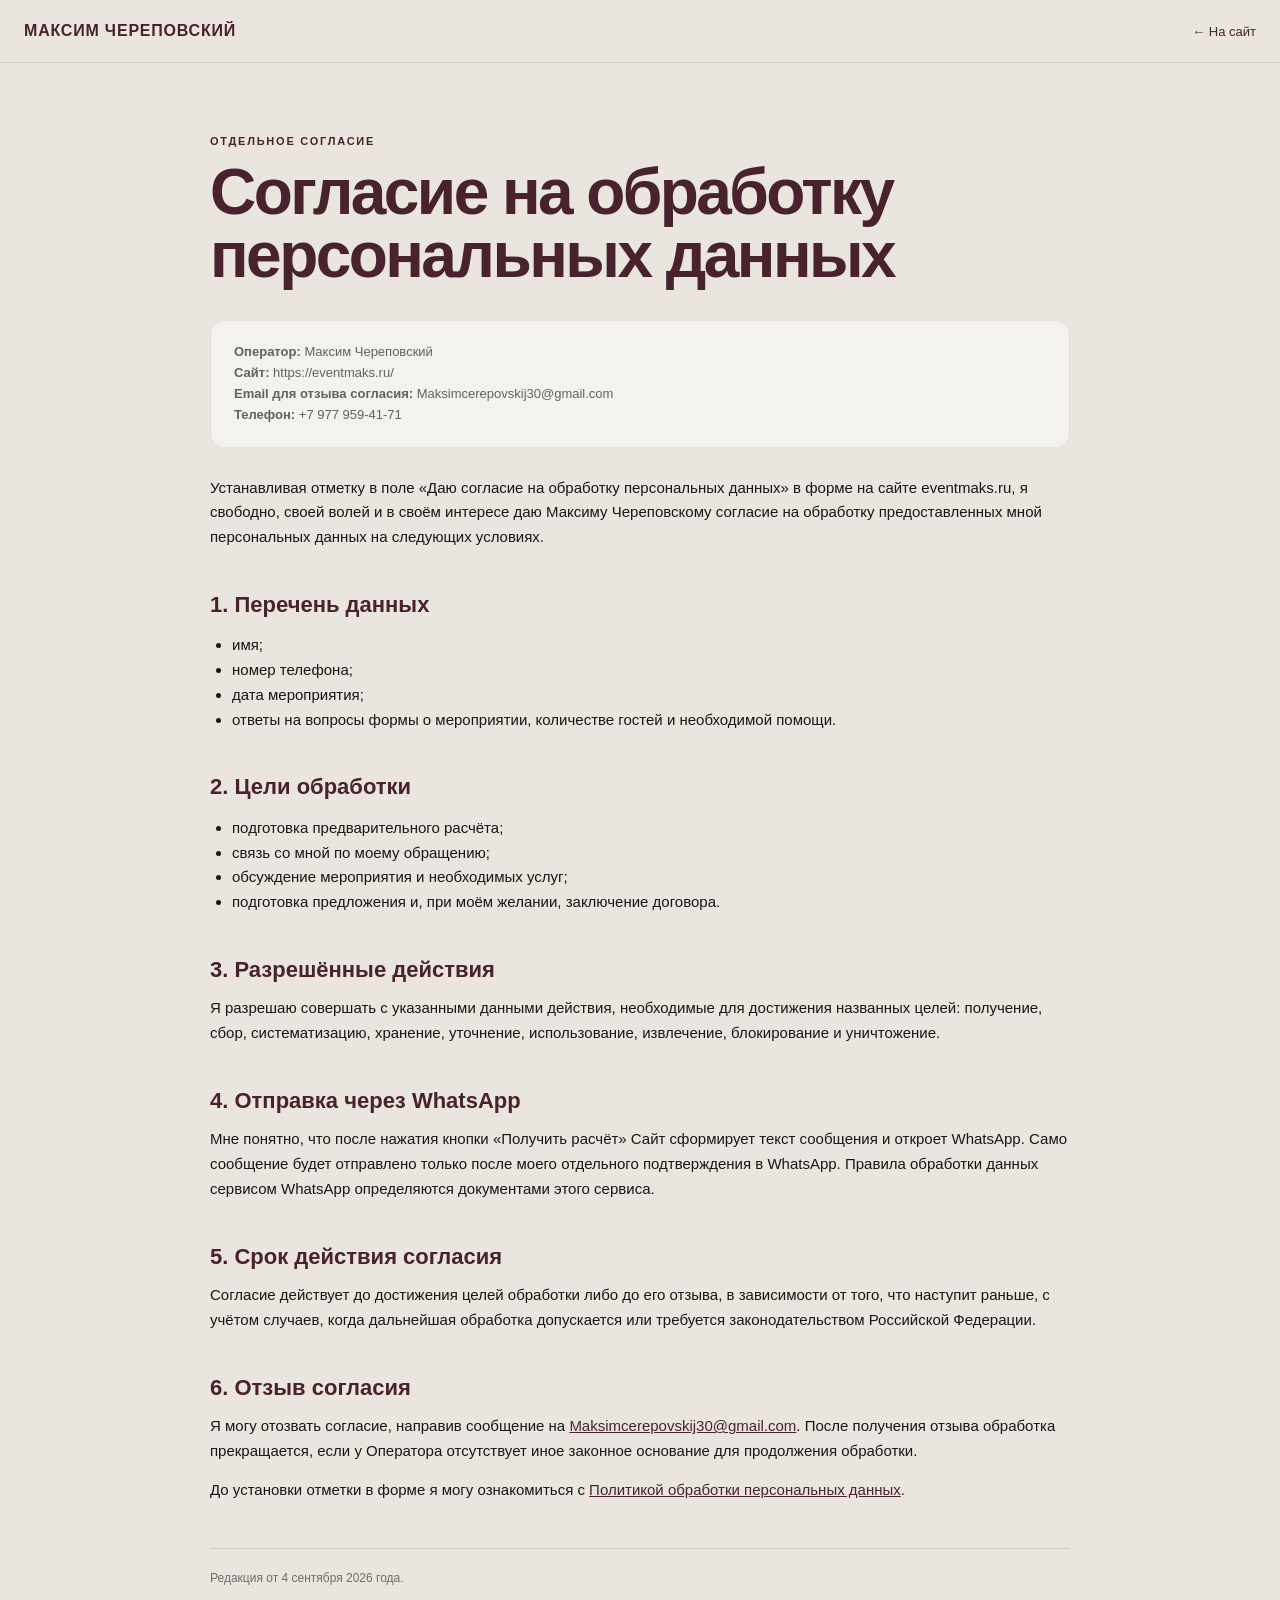
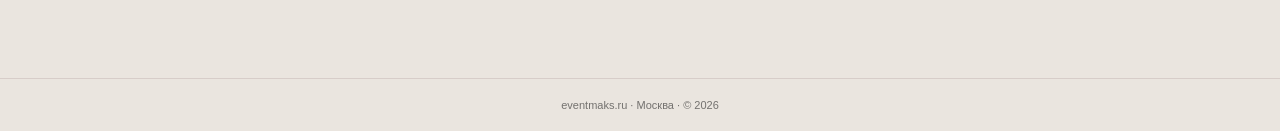
<file: consent.html>
<!doctype html>
<html lang="ru">
<head>
  <meta charset="utf-8">
  <meta name="viewport" content="width=device-width, initial-scale=1, viewport-fit=cover">
  <meta name="robots" content="noindex,follow">
  <meta name="theme-color" content="#EAE5DF">
  <title>Согласие на обработку персональных данных — Максим Череповский</title>
  <meta name="description" content="Согласие на обработку персональных данных для сайта eventmaks.ru">
  <link rel="canonical" href="https://eventmaks.ru/consent.html">
  <link rel="alternate" hreflang="ru-RU" href="https://eventmaks.ru/consent.html">
  <link rel="icon" type="image/png" sizes="192x192" href="favicon.png">
  <style>
    :root{--warm:#EAE5DF;--burgundy:#48222D;--blue:#BBCBD8;--ink:#171717}
    *{box-sizing:border-box}
    html,body{margin:0;background:var(--warm);color:var(--ink)}
    body{font-family:-apple-system,BlinkMacSystemFont,"Segoe UI",Arial,Helvetica,sans-serif}
    a{color:var(--burgundy)}
    .legal-top{padding:22px 24px;border-bottom:1px solid rgba(72,34,45,.14);display:flex;justify-content:space-between;gap:20px;align-items:center}
    .legal-brand{font-weight:800;letter-spacing:.05em;color:var(--burgundy);text-decoration:none}
    .legal-back{font-size:13px;text-decoration:none}
    .legal-wrap{width:min(860px,calc(100% - 40px));margin:0 auto;padding:72px 0 90px}
    .legal-eyebrow{margin-bottom:14px;font-size:11px;font-weight:800;letter-spacing:.16em;color:var(--burgundy);text-transform:uppercase}
    h1{margin:0 0 34px;font-size:clamp(34px,6vw,64px);line-height:.98;letter-spacing:-.04em;color:var(--burgundy)}
    h2{margin:42px 0 14px;font-size:22px;line-height:1.16;color:var(--burgundy)}
    p,li{font-size:15px;line-height:1.65}
    p{margin:0 0 14px}
    ul{padding-left:22px}
    .legal-card{margin:28px 0;padding:22px 24px;border-radius:14px;background:rgba(255,255,255,.48);box-shadow:inset 0 0 0 1px rgba(72,34,45,.08)}
    .legal-meta{font-size:13px;line-height:1.6;color:rgba(23,23,23,.66)}
    .legal-note{margin-top:46px;padding-top:20px;border-top:1px solid rgba(72,34,45,.14);font-size:12px;line-height:1.55;color:rgba(23,23,23,.58)}
    .legal-footer{padding:20px 24px;text-align:center;border-top:1px solid rgba(72,34,45,.12);font-size:11px;color:rgba(23,23,23,.56)}
    @media(max-width:640px){
      .legal-top{padding:17px 18px}
      .legal-wrap{width:min(100% - 32px,860px);padding:50px 0 70px}
      p,li{font-size:14px}
      .legal-card{padding:18px}
    }
  </style>
</head>
<body>
  <header class="legal-top">
    <a class="legal-brand" href="index.html">МАКСИМ ЧЕРЕПОВСКИЙ</a>
    <a class="legal-back" href="index.html">← На сайт</a>
  </header>
  <main class="legal-wrap">
    <div class="legal-eyebrow">Отдельное согласие</div>
    <h1>Согласие на обработку персональных данных</h1>
    
<div class="legal-card"><div class="legal-meta">
<strong>Оператор:</strong> Максим Череповский<br>
<strong>Сайт:</strong> https://eventmaks.ru/<br>
<strong>Email для отзыва согласия:</strong> Maksimcerepovskij30@gmail.com<br>
<strong>Телефон:</strong> +7 977 959-41-71
</div></div>

<p>Устанавливая отметку в поле «Даю согласие на обработку персональных данных» в форме на сайте eventmaks.ru, я свободно, своей волей и в своём интересе даю Максиму Череповскому согласие на обработку предоставленных мной персональных данных на следующих условиях.</p>

<h2>1. Перечень данных</h2>
<ul>
<li>имя;</li><li>номер телефона;</li><li>дата мероприятия;</li>
<li>ответы на вопросы формы о мероприятии, количестве гостей и необходимой помощи.</li>
</ul>

<h2>2. Цели обработки</h2>
<ul>
<li>подготовка предварительного расчёта;</li>
<li>связь со мной по моему обращению;</li>
<li>обсуждение мероприятия и необходимых услуг;</li>
<li>подготовка предложения и, при моём желании, заключение договора.</li>
</ul>

<h2>3. Разрешённые действия</h2>
<p>Я разрешаю совершать с указанными данными действия, необходимые для достижения названных целей: получение, сбор, систематизацию, хранение, уточнение, использование, извлечение, блокирование и уничтожение.</p>

<h2>4. Отправка через WhatsApp</h2>
<p>Мне понятно, что после нажатия кнопки «Получить расчёт» Сайт сформирует текст сообщения и откроет WhatsApp. Само сообщение будет отправлено только после моего отдельного подтверждения в WhatsApp. Правила обработки данных сервисом WhatsApp определяются документами этого сервиса.</p>

<h2>5. Срок действия согласия</h2>
<p>Согласие действует до достижения целей обработки либо до его отзыва, в зависимости от того, что наступит раньше, с учётом случаев, когда дальнейшая обработка допускается или требуется законодательством Российской Федерации.</p>

<h2>6. Отзыв согласия</h2>
<p>Я могу отозвать согласие, направив сообщение на <a href="mailto:Maksimcerepovskij30@gmail.com">Maksimcerepovskij30@gmail.com</a>. После получения отзыва обработка прекращается, если у Оператора отсутствует иное законное основание для продолжения обработки.</p>

<p>До установки отметки в форме я могу ознакомиться с <a href="privacy.html">Политикой обработки персональных данных</a>.</p>

<div class="legal-note">Редакция от 4 сентября 2026 года.</div>

  </main>
  <footer class="legal-footer">eventmaks.ru · Москва · © 2026</footer>
</body>
</html>
</file>
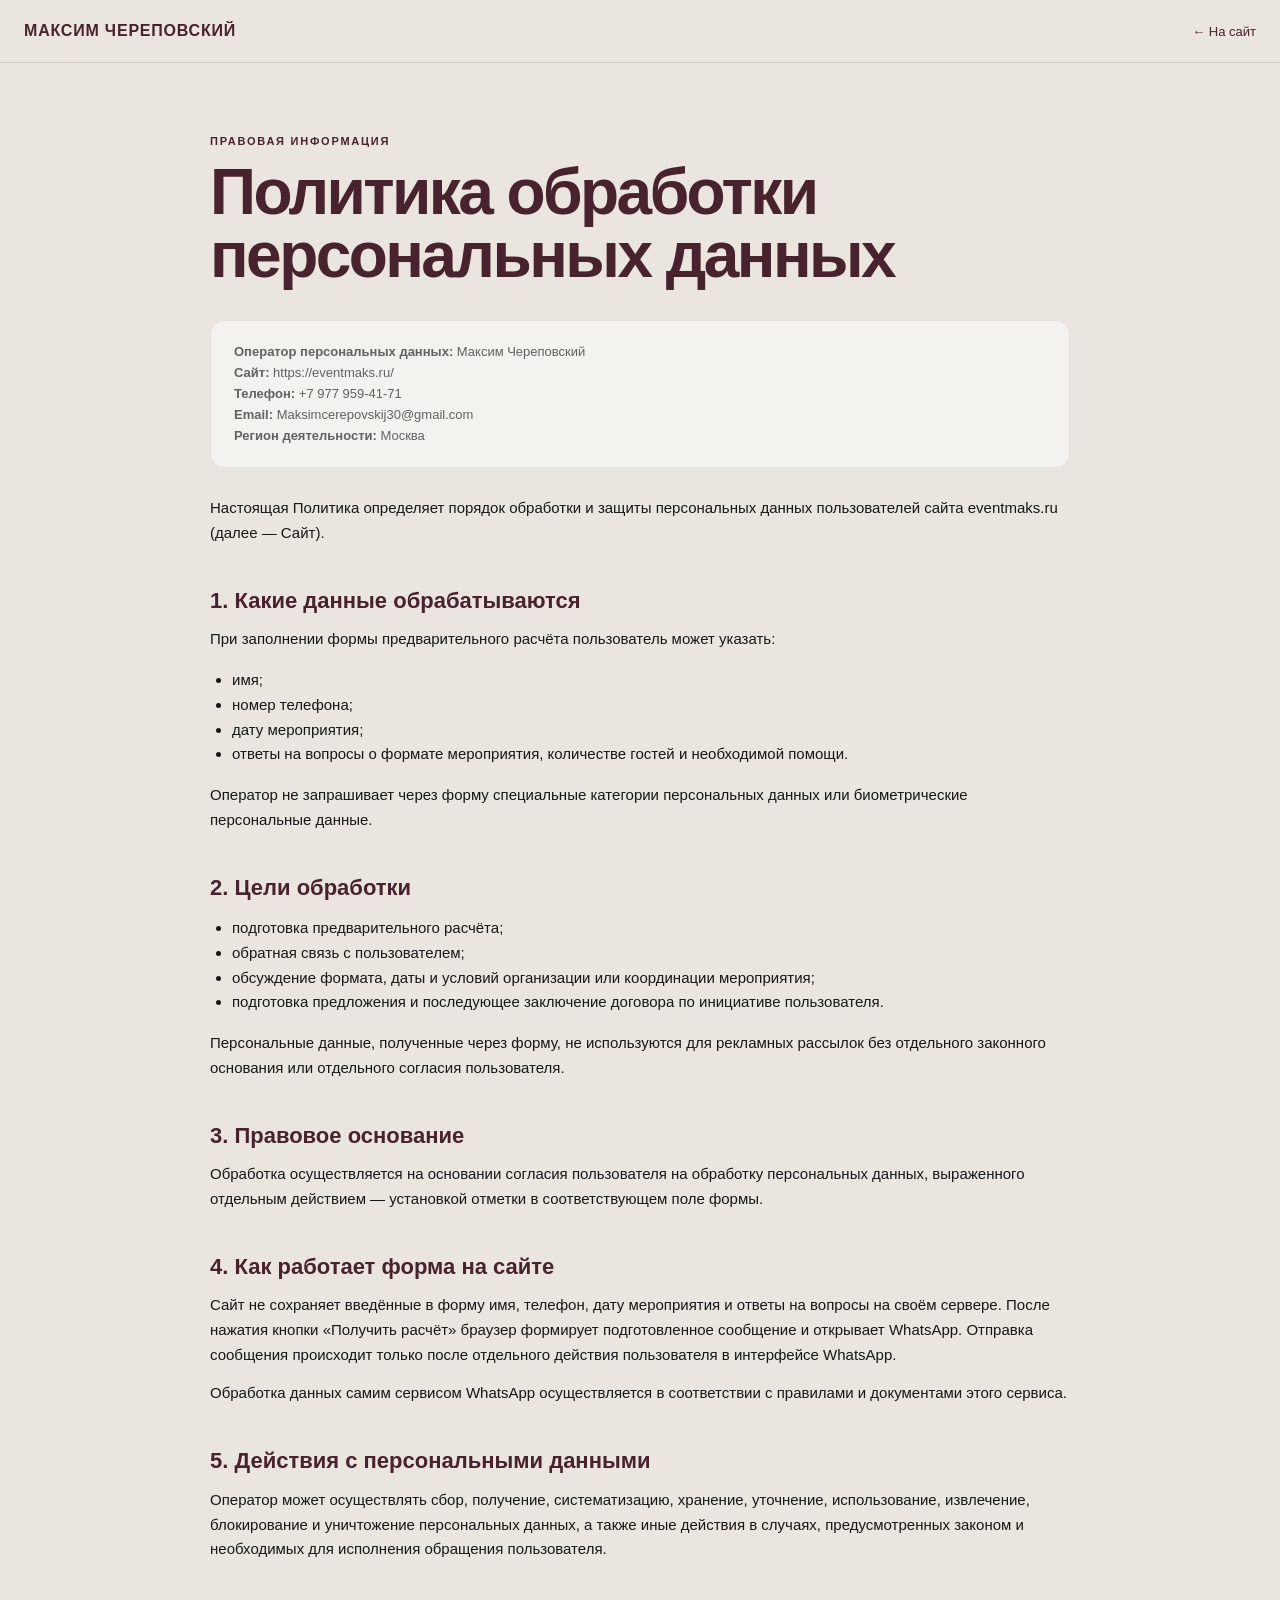
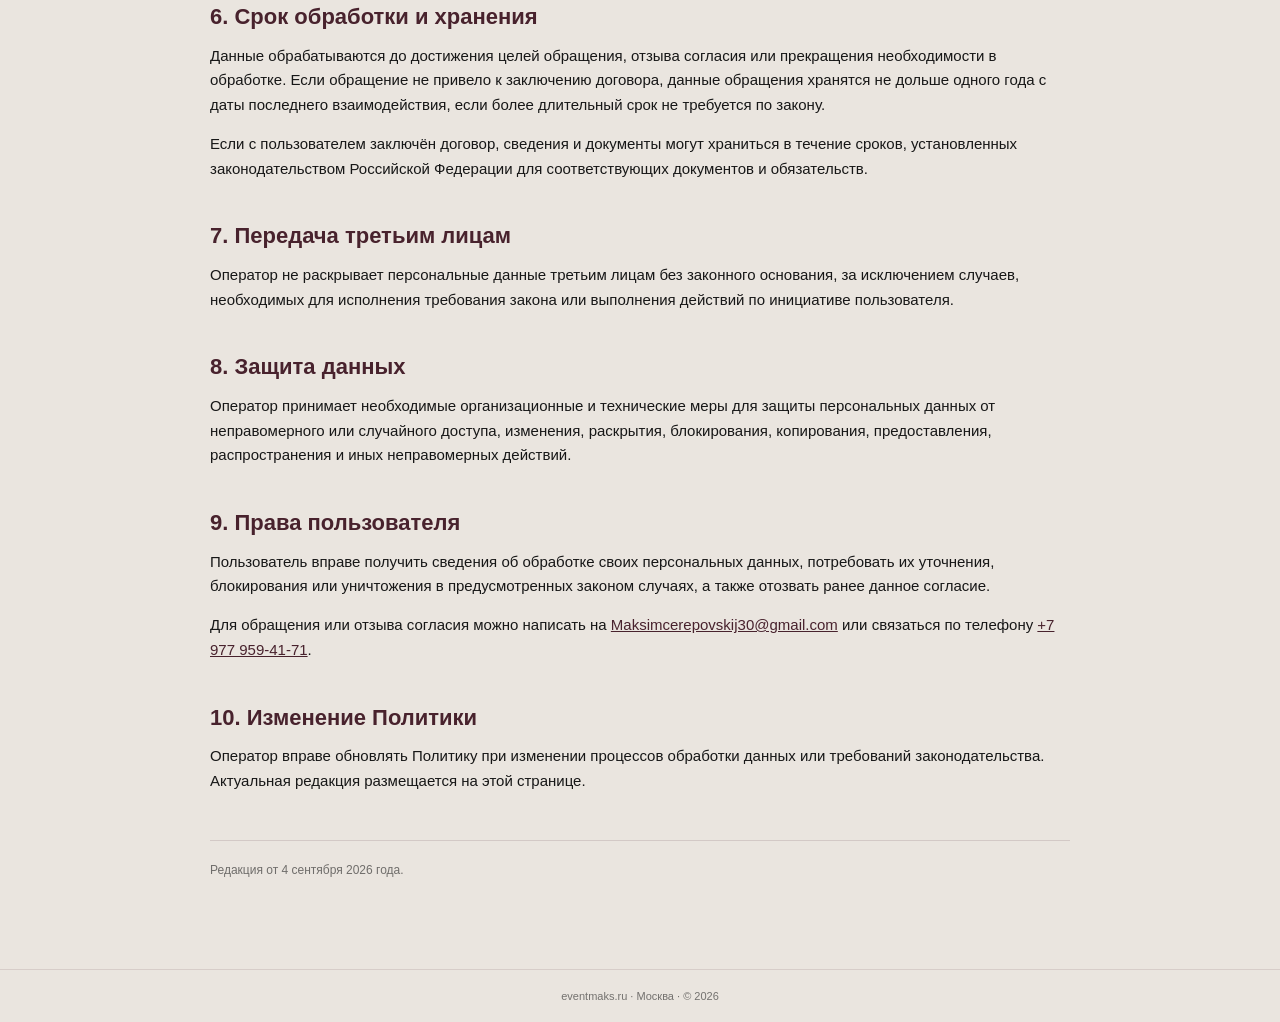
<file: privacy.html>
<!doctype html>
<html lang="ru">
<head>
  <meta charset="utf-8">
  <meta name="viewport" content="width=device-width, initial-scale=1, viewport-fit=cover">
  <meta name="robots" content="noindex,follow">
  <meta name="theme-color" content="#EAE5DF">
  <title>Политика обработки персональных данных — Максим Череповский</title>
  <meta name="description" content="Политика обработки персональных данных для сайта eventmaks.ru">
  <link rel="canonical" href="https://eventmaks.ru/privacy.html">
  <link rel="alternate" hreflang="ru-RU" href="https://eventmaks.ru/privacy.html">
  <link rel="icon" type="image/png" sizes="192x192" href="favicon.png">
  <style>
    :root{--warm:#EAE5DF;--burgundy:#48222D;--blue:#BBCBD8;--ink:#171717}
    *{box-sizing:border-box}
    html,body{margin:0;background:var(--warm);color:var(--ink)}
    body{font-family:-apple-system,BlinkMacSystemFont,"Segoe UI",Arial,Helvetica,sans-serif}
    a{color:var(--burgundy)}
    .legal-top{padding:22px 24px;border-bottom:1px solid rgba(72,34,45,.14);display:flex;justify-content:space-between;gap:20px;align-items:center}
    .legal-brand{font-weight:800;letter-spacing:.05em;color:var(--burgundy);text-decoration:none}
    .legal-back{font-size:13px;text-decoration:none}
    .legal-wrap{width:min(860px,calc(100% - 40px));margin:0 auto;padding:72px 0 90px}
    .legal-eyebrow{margin-bottom:14px;font-size:11px;font-weight:800;letter-spacing:.16em;color:var(--burgundy);text-transform:uppercase}
    h1{margin:0 0 34px;font-size:clamp(34px,6vw,64px);line-height:.98;letter-spacing:-.04em;color:var(--burgundy)}
    h2{margin:42px 0 14px;font-size:22px;line-height:1.16;color:var(--burgundy)}
    p,li{font-size:15px;line-height:1.65}
    p{margin:0 0 14px}
    ul{padding-left:22px}
    .legal-card{margin:28px 0;padding:22px 24px;border-radius:14px;background:rgba(255,255,255,.48);box-shadow:inset 0 0 0 1px rgba(72,34,45,.08)}
    .legal-meta{font-size:13px;line-height:1.6;color:rgba(23,23,23,.66)}
    .legal-note{margin-top:46px;padding-top:20px;border-top:1px solid rgba(72,34,45,.14);font-size:12px;line-height:1.55;color:rgba(23,23,23,.58)}
    .legal-footer{padding:20px 24px;text-align:center;border-top:1px solid rgba(72,34,45,.12);font-size:11px;color:rgba(23,23,23,.56)}
    @media(max-width:640px){
      .legal-top{padding:17px 18px}
      .legal-wrap{width:min(100% - 32px,860px);padding:50px 0 70px}
      p,li{font-size:14px}
      .legal-card{padding:18px}
    }
  </style>
</head>
<body>
  <header class="legal-top">
    <a class="legal-brand" href="index.html">МАКСИМ ЧЕРЕПОВСКИЙ</a>
    <a class="legal-back" href="index.html">← На сайт</a>
  </header>
  <main class="legal-wrap">
    <div class="legal-eyebrow">Правовая информация</div>
    <h1>Политика обработки персональных данных</h1>
    
<div class="legal-card"><div class="legal-meta">
<strong>Оператор персональных данных:</strong> Максим Череповский<br>
<strong>Сайт:</strong> https://eventmaks.ru/<br>
<strong>Телефон:</strong> +7 977 959-41-71<br>
<strong>Email:</strong> Maksimcerepovskij30@gmail.com<br>
<strong>Регион деятельности:</strong> Москва
</div></div>

<p>Настоящая Политика определяет порядок обработки и защиты персональных данных пользователей сайта eventmaks.ru (далее — Сайт).</p>

<h2>1. Какие данные обрабатываются</h2>
<p>При заполнении формы предварительного расчёта пользователь может указать:</p>
<ul>
<li>имя;</li><li>номер телефона;</li><li>дату мероприятия;</li>
<li>ответы на вопросы о формате мероприятия, количестве гостей и необходимой помощи.</li>
</ul>
<p>Оператор не запрашивает через форму специальные категории персональных данных или биометрические персональные данные.</p>

<h2>2. Цели обработки</h2>
<ul>
<li>подготовка предварительного расчёта;</li>
<li>обратная связь с пользователем;</li>
<li>обсуждение формата, даты и условий организации или координации мероприятия;</li>
<li>подготовка предложения и последующее заключение договора по инициативе пользователя.</li>
</ul>
<p>Персональные данные, полученные через форму, не используются для рекламных рассылок без отдельного законного основания или отдельного согласия пользователя.</p>

<h2>3. Правовое основание</h2>
<p>Обработка осуществляется на основании согласия пользователя на обработку персональных данных, выраженного отдельным действием — установкой отметки в соответствующем поле формы.</p>

<h2>4. Как работает форма на сайте</h2>
<p>Сайт не сохраняет введённые в форму имя, телефон, дату мероприятия и ответы на вопросы на своём сервере. После нажатия кнопки «Получить расчёт» браузер формирует подготовленное сообщение и открывает WhatsApp. Отправка сообщения происходит только после отдельного действия пользователя в интерфейсе WhatsApp.</p>
<p>Обработка данных самим сервисом WhatsApp осуществляется в соответствии с правилами и документами этого сервиса.</p>

<h2>5. Действия с персональными данными</h2>
<p>Оператор может осуществлять сбор, получение, систематизацию, хранение, уточнение, использование, извлечение, блокирование и уничтожение персональных данных, а также иные действия в случаях, предусмотренных законом и необходимых для исполнения обращения пользователя.</p>

<h2>6. Срок обработки и хранения</h2>
<p>Данные обрабатываются до достижения целей обращения, отзыва согласия или прекращения необходимости в обработке. Если обращение не привело к заключению договора, данные обращения хранятся не дольше одного года с даты последнего взаимодействия, если более длительный срок не требуется по закону.</p>
<p>Если с пользователем заключён договор, сведения и документы могут храниться в течение сроков, установленных законодательством Российской Федерации для соответствующих документов и обязательств.</p>

<h2>7. Передача третьим лицам</h2>
<p>Оператор не раскрывает персональные данные третьим лицам без законного основания, за исключением случаев, необходимых для исполнения требования закона или выполнения действий по инициативе пользователя.</p>

<h2>8. Защита данных</h2>
<p>Оператор принимает необходимые организационные и технические меры для защиты персональных данных от неправомерного или случайного доступа, изменения, раскрытия, блокирования, копирования, предоставления, распространения и иных неправомерных действий.</p>

<h2>9. Права пользователя</h2>
<p>Пользователь вправе получить сведения об обработке своих персональных данных, потребовать их уточнения, блокирования или уничтожения в предусмотренных законом случаях, а также отозвать ранее данное согласие.</p>
<p>Для обращения или отзыва согласия можно написать на <a href="mailto:Maksimcerepovskij30@gmail.com">Maksimcerepovskij30@gmail.com</a> или связаться по телефону <a href="tel:+79779594171">+7 977 959-41-71</a>.</p>

<h2>10. Изменение Политики</h2>
<p>Оператор вправе обновлять Политику при изменении процессов обработки данных или требований законодательства. Актуальная редакция размещается на этой странице.</p>

<div class="legal-note">Редакция от 4 сентября 2026 года.</div>

  </main>
  <footer class="legal-footer">eventmaks.ru · Москва · © 2026</footer>
</body>
</html>
</file>
<file: style.min.css>
@font-face{ font-family:"Secondfont"; src:url("https://static.tildacdn.com/tild6461-6232-4931-b861-666232643564/SFProText-Medium.woff") format("woff"); font-weight:100; font-display:swap;}@font-face{ font-family:"Secondfont"; src:url("https://static.tildacdn.com/tild6539-3936-4038-b738-663966393732/Palqa-regular.woff") format("woff"); font-weight:300; font-display:swap;}@font-face{ font-family:"Secondfont"; src:url("https://static.tildacdn.com/tild3134-6335-4337-a239-353863646563/Palqa-Bold.woff") format("woff"); font-weight:400; font-display:swap;}@font-face{ font-family:"Secondfont"; src:url("https://static.tildacdn.com/tild3738-6635-4533-b566-636462313638/LeonovSP.woff") format("woff"); font-weight:700; font-display:swap;}:root{ --wine:#48222D; --paper:#EAE5DF;}*{box-sizing:border-box}html,body{margin:0;width:100%;min-height:100%;overflow:hidden}body{ background:var(--wine); color:#fff; font-family:"Secondfont",Arial,sans-serif; -webkit-font-smoothing:antialiased;}.hero{ position:relative; width:100%; height:100svh; min-height:700px; overflow:hidden; background:var(--wine); isolation:isolate;}.plastic{ position:absolute; inset:0; z-index:1; background:url("assets/reference-plastic.webp") center/cover no-repeat; opacity:.10; pointer-events:none;}.canvas{ position:absolute; z-index:2; left:50%; top:50%; width:1200px; height:700px; transform:translate(-50%,-50%);}.title{ position:absolute; z-index:8; top:38px; left:70px; width:1060px; margin:0; color:#fff; text-align:center; text-transform:uppercase; white-space:nowrap; font-family:"Secondfont",Arial,sans-serif; font-size:80px; font-weight:600; line-height:1.25; letter-spacing:-.025em;}.subtitle{ position:absolute; z-index:9; top:158px; left:160px; width:880px; color:#fff; text-align:center; white-space:nowrap; font-size:22px; font-weight:400; line-height:1.4;}.subtitle b{ margin-left:2px; font-weight:400; animation:blink .75s steps(1,end) infinite;}@keyframes blink{50%{opacity:0}}.shape{ position:absolute; z-index:3; top:235px; left:318px; width:565px; height:365px; overflow:hidden; pointer-events:none;}.shape img{ width:100%; height:auto; display:block; transform:translateY(-4px);}.portrait{ position:absolute; z-index:5; top:218px; left:220px; width:760px; pointer-events:none; transform-origin:50% 20%;}.portrait img{ display:block; width:100%; height:auto; object-fit:contain; filter:drop-shadow(0 4px 4px rgba(22,8,12,.07));}.arrow{ position:absolute; z-index:10; top:235px; left:875px; width:67px; height:auto; pointer-events:none;}.calc{ position:fixed; z-index:990; right:43px; bottom:20px; width:100px; height:100px; border-radius:50%; display:grid; place-items:center; background:var(--wine); border:1px solid rgba(255,255,255,.9); color:#fff; text-decoration:none; text-align:center; text-transform:uppercase; font-family:"Secondfont",Arial,sans-serif; font-size:11px; font-weight:400; line-height:1.18;}.calc i{ position:absolute; inset:0; border:2px solid rgba(255,255,255,.82); border-radius:50%; animation:ring 2.1s ease-out infinite;}@keyframes ring{ 0%{transform:scale(.98);opacity:.55} 80%,100%{transform:scale(1.34);opacity:0}}.noise{ position:fixed; inset:0; z-index:9999; pointer-events:none; background:url("assets/reference-noise.jpg"); background-size:170px; opacity:0; transition:opacity .3s ease;}.noise.visible{opacity:.10}.opening{ position:absolute; left:0; width:100%; height:50%; z-index:1000; overflow:hidden; background:var(--paper); color:#000; pointer-events:none;}.opening-top{ top:0; animation:openTop 1.02s cubic-bezier(.76,0,.24,1) .55s forwards;}.opening-bottom{ bottom:0; animation:openBottom 1.02s cubic-bezier(.76,0,.24,1) .55s forwards;}.opening-name{ position:absolute; left:50%; bottom:-48px; width:1060px; transform:translateX(-50%); text-align:center; text-transform:uppercase; white-space:nowrap; font-size:64px; font-weight:600; line-height:1.25;}.opening-role{ position:absolute; left:50%; top:-17px; width:560px; transform:translateX(-50%); text-align:center; white-space:nowrap; font-size:23px; font-weight:300; line-height:1.4;}@keyframes openTop{to{transform:translateY(-101%)}}@keyframes openBottom{to{transform:translateY(101%)}}.hero-motion{ will-change:transform; transform-origin:50% 20%;}@media(max-width:1199px){ .hero{ min-height:570px; height:100svh;} .canvas{ top:0; width:320px; height:570px; transform:translateX(-50%);} .title{ top:19px; left:-10px; width:340px; white-space:normal; font-size:49px; line-height:.92; letter-spacing:-.035em;} .subtitle{ top:137px; left:0; width:320px; white-space:normal; font-size:19px; line-height:1.2;} .shape{ top:190px; left:-15px; width:350px; height:270px;} .portrait{ top:217px; left:-105px; width:530px;} .arrow{ top:182px; left:246px; width:49px;} .calc{ right:26px; bottom:20px; width:75px; height:75px; font-size:9px;} .opening-name{ bottom:-22px; width:320px; white-space:normal; font-size:35px; line-height:.95;} .opening-role{ top:-2px; width:320px; font-size:21px;}}@media(prefers-reduced-motion:reduce){ .opening{display:none} .calc i,.subtitle b{animation:none}}.shape{display:none!important}@media(min-width:1200px){ .portrait{ top:212px; left:224px; width:752px;} .arrow{ top:232px; left:875px;}}@media(max-width:1199px){ .portrait{ top:214px; left:-104px; width:528px;} .arrow{ top:181px; left:246px;}}@media(min-width:1200px){ .portrait{ top:auto!important; bottom:-18px!important; left:224px!important; width:752px!important; transform:none!important;}}@media(max-width:1199px){ .portrait{ top:auto!important; bottom:-8px!important; left:-104px!important; width:528px!important; transform:none!important;}}.opening{display:none!important}@media(min-width:1200px){ .portrait{ top:auto!important; bottom:calc((700px - 100svh)/2 - 3px)!important; left:224px!important; width:752px!important; transform-origin:50% 100%!important;}}.title, .subtitle, .arrow{ opacity:0; transform:translateY(8px); transition: opacity .72s ease .78s, transform .90s cubic-bezier(.22,.61,.36,1) .78s;}.portrait{ opacity:0; transform:scale(.985)!important; transition: opacity .85s ease .68s, transform 1.05s cubic-bezier(.22,.61,.36,1) .68s!important;}.calc{ opacity:0; transform:scale(.88); transition: opacity .55s ease 1.12s, transform .70s cubic-bezier(.22,.61,.36,1) 1.12s;}body.hero-ready .title, body.hero-ready .subtitle, body.hero-ready .arrow{ opacity:1; transform:translateY(0);}body.hero-ready .portrait{ opacity:1; transform:scale(1)!important;}body.hero-ready .calc{ opacity:1; transform:scale(1);}.opening-screen{ position:absolute; inset:0; z-index:1000; pointer-events:none;}.opening-half{ position:absolute; left:0; width:100%; height:50.2%; background:var(--paper); will-change:transform; transition:transform 1.22s cubic-bezier(.76,0,.24,1) .46s;}.opening-half-top{top:0}.opening-half-bottom{bottom:0}.opening-brand{ position:absolute; z-index:2; left:50%; top:50%; width:min(1060px,90vw); transform:translate(-50%,-50%); color:#171215; text-align:center; opacity:1; transition: opacity .28s ease .20s, transform .42s cubic-bezier(.22,.61,.36,1) .16s;}.opening-brand strong{ display:block; white-space:nowrap; font-size:clamp(38px,4.35vw,68px); line-height:.98; letter-spacing:-.03em; font-weight:600;}.opening-brand span{ display:block; margin-top:18px; font-size:clamp(13px,1.25vw,20px); line-height:1.2; letter-spacing:.03em; font-weight:300; text-transform:uppercase;}body.hero-ready .opening-half-top{ transform:translateY(-101.5%);}body.hero-ready .opening-half-bottom{ transform:translateY(101.5%);}body.hero-ready .opening-brand{ opacity:0; transform:translate(-50%,-54%);}body.hero-opened .opening-screen{ visibility:hidden;}.subtitle{ font-size:21px;}@media(max-width:1199px){ .canvas{ height:100svh!important; min-height:570px!important;} .portrait{ top:auto!important; bottom:-3px!important; left:-104px!important; width:528px!important; transform-origin:50% 100%!important;} .opening-brand{ width:290px;} .opening-brand strong{ white-space:normal; font-size:34px; line-height:.94;} .opening-brand span{ margin-top:14px; font-size:11px; line-height:1.25;} .subtitle{ top:137px; font-size:17px; line-height:1.18;}}html,body{background:#48222D}.subtitle{ min-height:28px;}.subtitle #typed{ display:inline-block; opacity:1; transform:translateY(0); filter:blur(0); transition: opacity .52s ease, transform .62s cubic-bezier(.22,.61,.36,1), filter .52s ease; will-change:opacity,transform,filter;}.subtitle #typed.is-switching{ opacity:0; transform:translateY(-5px); filter:blur(2px);}.subtitle b{display:none!important}@media(max-width:1199px){ .subtitle{ width:320px!important; left:0!important; font-size:16px!important; line-height:1.18!important;}}.portrait{ transform-origin:50% 100%!important; will-change:transform,opacity;}body.hero-ready .portrait{ animation:portraitBreath 5.6s cubic-bezier(.45,0,.55,1) 1.45s infinite alternate!important;}@keyframes portraitBreath{ 0%{ transform:scale(1)!important;} 45%{ transform:scale(1.045)!important;} 100%{ transform:scale(1.085)!important;}}.subtitle #typed{ display:inline-block; opacity:1; transform:translateY(0); filter:blur(0); transition: opacity .42s ease, transform .48s cubic-bezier(.22,.61,.36,1), filter .42s ease;}.subtitle #typed.is-switching{ opacity:0; transform:translateY(-7px); filter:blur(3px);}@font-face{ font-family:"HeroSameFont"; src:url("https://static.tildacdn.com/tild3738-6635-4533-b566-636462313638/LeonovSP.woff") format("woff"); font-weight:400; font-style:normal; font-display:swap;}.hero, .hero *, .opening-screen, .opening-screen *, .calc, .calc *{ font-family:"HeroSameFont",Arial,sans-serif!important; font-weight:400!important;}.title{ font-family:"HeroSameFont",Arial,sans-serif!important; font-weight:400!important;}.subtitle, .subtitle #typed{ font-family:"HeroSameFont",Arial,sans-serif!important; font-weight:400!important; letter-spacing:.005em;}.portrait{ transform:none!important; animation:none!important; overflow:visible!important;}body.hero-ready .portrait{ transform:none!important; animation:none!important;}.portrait img{ transform-origin:50% 100%!important; will-change:transform; animation:none!important;}body.hero-ready .portrait img{ animation:heroPortraitZoom 5.2s cubic-bezier(.45,0,.55,1) 1.15s infinite alternate!important;}@keyframes heroPortraitZoom{ 0%{ transform:translate3d(0,0,0) scale(1);} 50%{ transform:translate3d(1px,0,0) scale(1.045);} 100%{ transform:translate3d(0,0,0) scale(1.09);}}.subtitle #typed{ transition: opacity .48s ease, transform .56s cubic-bezier(.22,.61,.36,1), filter .48s ease!important;}.subtitle #typed.is-switching{ opacity:0!important; transform:translateY(-6px)!important; filter:blur(2px)!important;}@media(max-width:1199px){ body.hero-ready .portrait img{ animation-duration:5.6s!important;} @keyframes heroPortraitZoom{ 0%{ transform:translate3d(0,0,0) scale(1);} 50%{ transform:translate3d(1px,0,0) scale(1.035);} 100%{ transform:translate3d(0,0,0) scale(1.07);}}}.subtitle{ display:flex!important; justify-content:center!important; align-items:baseline!important; gap:2px!important;}.subtitle #typed{ display:inline!important; opacity:1!important; transform:none!important; filter:none!important; transition:none!important;}.subtitle .typing-caret{ display:inline!important; margin-left:1px!important; font-family:"HeroSameFont",Arial,sans-serif!important; font-weight:400!important; animation:typingCaretBlink .72s steps(1,end) infinite!important;}@keyframes typingCaretBlink{ 0%,48%{opacity:1} 49%,100%{opacity:0}}html{ overflow-x:hidden!important; overflow-y:auto!important;}body{ overflow-x:hidden!important; overflow-y:visible!important;}.hero{ z-index:2; overflow:hidden!important;}.showreel-scene{ position:relative; z-index:3; height:160svh; min-height:1300px; margin:0; background:#EAE5DF;}.showreel-stage{ --cx:37.5%; --cy:24%; --right-x:63.5%; position:sticky; top:0; width:100%; height:100svh; min-height:700px; overflow:hidden; background:#EAE5DF; isolation:isolate;}.showreel-video{ position:absolute; inset:0; z-index:1; width:100%; height:100%; object-fit:cover; object-position:center center; transform:scale(1.035); transform-origin:center; will-change:transform;}.showreel-under-ui{ position:absolute; inset:0; z-index:2; pointer-events:none;}.showreel-mask{ position:absolute; z-index:3; left:var(--cx); top:var(--cy); width:2600px; height:1800px; margin-left:-1300px; margin-top:-900px; max-width:none; transform-origin:50% 50%; transform:scale(1); will-change:transform,opacity,left,top; pointer-events:none;}.showreel-choice{ position:absolute; width:124px; height:124px; margin-left:-62px; margin-top:-62px; border:0; border-radius:50%; background:rgba(0,0,0,.35); -webkit-backdrop-filter:blur(13px); backdrop-filter:blur(13px); display:grid; place-items:center; cursor:pointer;}.showreel-choice-left{ z-index:5; left:var(--cx); top:var(--cy); pointer-events:auto;}.showreel-choice-right{ z-index:2; left:var(--right-x); top:var(--cy); pointer-events:auto;}.showreel-play-triangle{ display:block; width:0; height:0; margin-left:7px; border-top:18px solid transparent; border-bottom:18px solid transparent; border-left:29px solid #fff;}.showreel-left-label, .showreel-right-label{ position:absolute; top:calc(var(--cy) + 92px); width:150px; color:#fff; text-align:center; text-transform:uppercase; font-family:"HeroSameFont",Arial,sans-serif!important; font-size:16px; font-weight:400; line-height:1.12; opacity:0; will-change:opacity;}.showreel-left-label{ left:calc(var(--cx) - 75px);}.showreel-right-label{ left:calc(var(--right-x) - 75px);}.showreel-ring{ position:absolute; z-index:6; left:var(--cx); top:var(--cy); width:220px; height:220px; margin-left:-110px; margin-top:-110px; color:#161214; transform:rotate(0deg); transform-origin:50% 50%; will-change:transform,opacity,left,top; pointer-events:none;}.showreel-ring svg{ display:block; width:100%; height:100%; overflow:visible;}.showreel-ring text{ fill:currentColor; font-family:"HeroSameFont",Arial,sans-serif!important; font-size:22px; font-weight:400; letter-spacing:2.1px;}.showreel-arrow{ position:absolute; z-index:6; left:60%; top:calc(var(--cy) - 8px); width:155px; height:auto; color:#151113; transform:rotate(8deg); will-change:opacity,transform,top; pointer-events:none;}.showreel-sound{ position:absolute; z-index:7; right:36px; bottom:24px; border:1px solid rgba(255,255,255,.72); border-radius:999px; padding:11px 18px 10px; background:rgba(0,0,0,.18); color:#fff; opacity:0; pointer-events:none; -webkit-backdrop-filter:blur(5px); backdrop-filter:blur(5px); font-family:"HeroSameFont",Arial,sans-serif!important; font-size:10px; font-weight:400; letter-spacing:.06em; cursor:pointer; transition:opacity .2s linear;}.calc{ z-index:990!important;}@media(max-width:1199px){ .showreel-scene{ height:165svh; min-height:1000px;} .showreel-stage{ min-height:570px; --cx:50%; --cy:25%; --right-x:50%;} .showreel-mask{ width:2200px; height:1523px; margin-left:-1100px; margin-top:-761px;} .showreel-ring{ width:190px; height:190px; margin-left:-95px; margin-top:-95px;} .showreel-ring text{ font-size:20px; letter-spacing:1.6px;} .showreel-choice{ width:112px; height:112px; margin-left:-56px; margin-top:-56px;} .showreel-arrow{ left:67%; width:105px;} .showreel-choice-right{ top:calc(var(--cy) + 200px);} .showreel-right-label{ top:calc(var(--cy) + 278px); left:calc(50% - 75px);} .showreel-left-label{ top:calc(var(--cy) + 78px);}}@media(prefers-reduced-motion:reduce){ .showreel-mask{ opacity:0!important;} .showreel-ring, .showreel-arrow{ display:none!important;} .showreel-left-label, .showreel-right-label, .showreel-sound{ opacity:1!important;}}.showreel-left-label, .showreel-right-label{ display:none!important;}.about-reference{ position:relative; z-index:4; display:grid; grid-template-columns:1fr 1fr; width:100%; min-height:1520px; overflow:hidden; background:#EAE5DF; color:#171215; font-family:"HeroSameFont",Arial,sans-serif!important;}.about-left{ position:relative; min-height:1520px; overflow:hidden; background:#EAE5DF;}.about-left:after{ content:""; position:absolute; inset:0; z-index:1; pointer-events:none; background:url("assets/reference-plastic.webp") center/cover repeat; opacity:.055;}.about-pattern{ position:absolute; z-index:1; left:-11%; top:-80px; width:132%; color:#111; transform:rotate(-4.2deg); transform-origin:center top; pointer-events:none;}.about-pattern div{ height:77px; white-space:nowrap; font-family:"HeroSameFont",Arial,sans-serif!important; font-size:31px; line-height:1; font-weight:400!important; letter-spacing:-.018em; text-transform:uppercase;}.about-pattern div:nth-child(even){ transform:translateX(-90px);}.about-photo-card{ position:absolute; z-index:3; left:50%; top:112px; width:min(61vw,600px); max-width:68%; height:565px; transform:translateX(-50%); background:#d7d2cc;}.about-photo-card img{ display:block; width:100%; height:100%; object-fit:cover; object-position:center center;}.about-tape{ position:absolute; z-index:5; left:-30px; top:-36px; width:155px; height:52px; transform:rotate(-18deg); background:rgba(133,166,187,.88); box-shadow:inset 0 -5px 10px rgba(255,255,255,.12); clip-path:polygon(5% 4%,95% 0,100% 88%,8% 100%,0 18%);}.about-tape:after{ content:""; position:absolute; inset:0; background: repeating-linear-gradient( 100deg, rgba(255,255,255,.08) 0 3px, rgba(0,0,0,.035) 3px 6px); opacity:.65;}.about-right{ position:relative; min-height:1520px; background:#48222D; color:#fff; overflow:hidden;}.about-right:before{ content:""; position:absolute; inset:0; pointer-events:none; background:url("assets/reference-plastic.webp") center/cover repeat; opacity:.055;}.about-right-text{ position:relative; z-index:2; width:min(650px,calc(100% - 110px)); margin:0 auto; padding:66px 0 130px;}.about-right h2{ margin:0; font-family:"HeroSameFont",Arial,sans-serif!important; font-size:58px; line-height:.88; font-weight:400!important; letter-spacing:-.035em; text-transform:uppercase;}.about-title-line{ width:455px; max-width:88%; height:4px; margin:16px 0 34px; background:#fff; transform:rotate(-1deg); transform-origin:left center;}.about-right p, .about-right li{ font-family:"HeroSameFont",Arial,sans-serif!important; font-size:15px; line-height:1.52; font-weight:400!important;}.about-right p{ margin:0 0 24px;}.about-right strong{ font-weight:400!important; text-decoration:underline; text-decoration-thickness:1px; text-underline-offset:3px;}.about-lead{ margin-top:35px!important; margin-bottom:15px!important; text-transform:uppercase; letter-spacing:.035em;}.about-right ul{ margin:0; padding:0 0 0 20px;}.about-right li{ margin:0 0 27px; padding-left:7px;}.about-right li::marker{ content:"•  "; font-size:14px;}.about-signature{ margin-top:47px; padding-top:25px; border-top:1px solid rgba(255,255,255,.45); font-family:"HeroSameFont",Arial,sans-serif!important; font-size:19px; line-height:1.18; font-weight:400!important; letter-spacing:.005em;}.about-reference + .calc{ z-index:990!important;}@media(max-width:1199px){ .about-reference{ display:block; min-height:0;} .about-left{ min-height:670px;} .about-pattern{ left:-34%; top:-40px; width:185%;} .about-pattern div{ height:52px; font-size:22px;} .about-pattern div:nth-child(even){ transform:translateX(-60px);} .about-photo-card{ top:93px; width:280px; max-width:none; height:430px;} .about-tape{ left:-19px; top:-27px; width:115px; height:40px;} .about-right{ min-height:0;} .about-right-text{ width:280px; padding:55px 0 90px;} .about-right h2{ font-size:44px; line-height:.9;} .about-title-line{ width:265px; height:3px; margin:13px 0 28px;} .about-right p, .about-right li{ font-size:13px; line-height:1.48;} .about-right p{ margin-bottom:19px;} .about-right li{ margin-bottom:22px;} .about-signature{ margin-top:35px; font-size:16px;}}.showreel-scene{ height:116svh!important; min-height:0!important;}.showreel-stage{ height:100svh!important; min-height:0!important;}.about-reference{ margin-top:0!important;}@media(max-width:1199px){ .showreel-scene{ height:120svh!important; min-height:0!important;} .showreel-stage{ height:100svh!important; min-height:0!important;}}.about-left{ overflow:hidden!important;}.about-pattern{ top:-95px!important; min-height:1850px!important;}.about-pattern div{ height:77px!important;}.about-pattern div:nth-child(3n){ transform:translateX(-42px);}.about-pattern div:nth-child(3n/**/+1){ transform:translateX(28px);}.about-pattern div:nth-child(even){ transform:translateX(-88px);}@media(max-width:1199px){ .about-pattern{ top:-45px!important; min-height:820px!important;} .about-pattern div{ height:52px!important;}}.about-reference{ min-height:0!important; height:auto!important; align-items:stretch!important;}.about-left{ min-height:0!important; height:auto!important; align-self:stretch!important;}.about-right{ min-height:0!important; height:auto!important; align-self:stretch!important;}.about-right-text{ padding-bottom:72px!important;}.about-pattern{ bottom:-120px!important; min-height:0!important; height:auto!important;}@media(min-width:1200px){ .about-left{ position:relative!important;} .about-pattern{ top:-95px!important;}}@media(max-width:1199px){ .about-reference{ height:auto!important;} .about-left{ min-height:670px!important;} .about-right-text{ padding-bottom:65px!important;}}.team-section{ position:relative; z-index:5; width:100%; overflow:hidden; background:#EAE5DF; color:#48222D; font-family:"HeroSameFont",Arial,sans-serif!important;}.team-shell{ position:relative; width:min(1200px,100%); min-height:1510px; margin:0 auto; padding-top:82px;}.team-head{ position:relative; z-index:4; width:100%; padding:0 48px;}.team-kicker{ margin-bottom:14px; font-size:11px; line-height:1; letter-spacing:.15em; text-transform:uppercase; opacity:.62;}.team-head h2{ margin:0; font-family:"HeroSameFont",Arial,sans-serif!important; font-size:78px; line-height:.88; font-weight:400!important; letter-spacing:-.04em; text-transform:uppercase;}.team-line{ width:315px; height:4px; margin-top:18px; background:#48222D; transform:rotate(-1deg); transform-origin:left center;}.team-grid{ position:relative; width:100%; height:1260px; margin-top:24px;}.team-card{ position:absolute; z-index:2;}.team-photo-wrap{ position:relative; overflow:hidden; background:#d8d2cc;}.team-photo-wrap img{ display:block; width:100%; height:100%; object-fit:cover; transition:transform 1.25s cubic-bezier(.22,.61,.36,1);}.team-card:hover .team-photo-wrap img{ transform:scale(1.025);}.team-name{ margin-top:13px; font-family:"HeroSameFont",Arial,sans-serif!important; font-size:18px; line-height:1.05; font-weight:400!important; letter-spacing:.015em; text-transform:uppercase;}.team-card-1{ left:48px; top:58px; width:305px;}.team-card-1 .team-photo-wrap{ height:455px;}.team-card-1 img{ object-position:center 45%;}.team-card-2{ left:410px; top:18px; width:330px;}.team-card-2 .team-photo-wrap{ height:495px;}.team-card-2 img{ object-position:center 42%;}.team-card-3{ right:52px; top:92px; width:345px;}.team-card-3 .team-photo-wrap{ height:510px;}.team-card-3 img{ object-position:center 36%;}.team-card-4{ left:175px; top:660px; width:365px;}.team-card-4 .team-photo-wrap{ height:520px;}.team-card-4 img{ object-position:center 42%;}.team-card-5{ right:150px; top:685px; width:385px;}.team-card-5 .team-photo-wrap{ height:500px;}.team-card-5 img{ object-position:center 36%;}.team-card:before{ position:absolute; z-index:4; right:10px; top:10px; color:#fff; font-family:"HeroSameFont",Arial,sans-serif!important; font-size:9px; letter-spacing:.09em; text-shadow:0 1px 4px rgba(0,0,0,.32);}.team-card-1:before{content:"01"}.team-card-2:before{content:"02"}.team-card-3:before{content:"03"}.team-card-4:before{content:"04"}.team-card-5:before{content:"05"}.team-marquee{ position:absolute; left:0; right:0; bottom:20px; overflow:hidden; opacity:.075; pointer-events:none;}.team-marquee-track{ width:max-content; display:flex; gap:60px; white-space:nowrap; animation:teamMarquee 26s linear infinite;}.team-marquee span{ font-family:"HeroSameFont",Arial,sans-serif!important; font-size:74px; line-height:1; letter-spacing:-.04em; text-transform:uppercase;}@keyframes teamMarquee{ from{transform:translateX(0)} to{transform:translateX(-25%)}}.team-reveal{ opacity:0; transform:translateY(26px); transition: opacity .82s ease, transform .96s cubic-bezier(.22,.61,.36,1);}.team-reveal.is-visible{ opacity:1; transform:translateY(0);}@media(max-width:1199px){ .team-shell{ width:320px; min-height:0; padding-top:58px; padding-bottom:120px;} .team-head{ padding:0 20px;} .team-kicker{ font-size:8px; line-height:1.2; margin-bottom:10px;} .team-head h2{ font-size:47px; line-height:.9;} .team-line{ width:190px; height:3px; margin-top:14px;} .team-grid{ display:block; height:auto; margin-top:42px; padding:0 20px;} .team-card{ position:relative; left:auto!important; right:auto!important; top:auto!important; width:100%!important; margin-bottom:48px;} .team-photo-wrap{ width:100%; height:390px!important;} .team-card-5 .team-photo-wrap{ height:300px!important;} .team-name{ margin-top:10px; font-size:16px;} .team-marquee{ bottom:22px;} .team-marquee-track{ gap:34px;} .team-marquee span{ font-size:42px;}}@media(prefers-reduced-motion:reduce){ .team-reveal{ opacity:1!important; transform:none!important;} .team-photo-wrap img{ transition:none!important;} .team-marquee-track{ animation:none!important;}}.team-section{ position:relative!important; background:#EAE5DF!important; isolation:isolate;}.team-bg-pattern{ position:absolute; z-index:0; left:-9%; top:-55px; width:118%; height:calc(100% + 110px); overflow:hidden; color:#48222D; opacity:.085; transform:rotate(-4deg); transform-origin:center top; pointer-events:none;}.team-bg-pattern div{ height:96px; white-space:nowrap; font-family:"HeroSameFont",Arial,sans-serif!important; font-size:54px; line-height:1; font-weight:400!important; letter-spacing:-.03em; text-transform:uppercase;}.team-bg-pattern div:nth-child(even){ transform:translateX(-110px);}.team-bg-pattern div:nth-child(3n){ transform:translateX(55px);}.team-shell, .team-head, .team-grid, .team-card{ position:relative; z-index:2;}.team-photo-wrap{ box-shadow:0 0 0 1px rgba(72,34,45,.07);}.team-marquee{ opacity:.11!important; z-index:1!important;}@media(max-width:1199px){ .team-bg-pattern{ left:-35%; top:-20px; width:175%; height:calc(100% + 40px); opacity:.07;} .team-bg-pattern div{ height:64px; font-size:34px;} .team-bg-pattern div:nth-child(even){ transform:translateX(-70px);} .team-bg-pattern div:nth-child(3n){ transform:translateX(35px);}}.team-shell{ position:relative!important; z-index:2!important;}.team-head{ position:relative!important; z-index:4!important;}.team-grid{ position:relative!important; z-index:2!important;}.team-card{ position:absolute!important; z-index:3!important; opacity:1;}.team-photo-wrap{ position:relative!important; z-index:1!important; overflow:hidden!important;}.team-photo-wrap img{ display:block!important; visibility:visible!important; opacity:1!important; width:100%!important; height:100%!important; object-fit:cover!important;}.team-bg-pattern{ z-index:0!important;}.team-marquee{ z-index:1!important;}.team-card.team-reveal{ opacity:0; transform:translateY(26px);}.team-card.team-reveal.is-visible{ opacity:1; transform:translateY(0);}@media(max-width:1199px){ .team-card{ position:relative!important; left:auto!important; right:auto!important; top:auto!important; width:100%!important;}}.team-shell{ min-height:1380px!important;}.team-grid{ width:1104px!important; height:1120px!important; margin:42px auto 0!important;}.team-card{ width:320px!important;}.team-photo-wrap{ width:320px!important; height:430px!important;}.team-card-1{ left:0!important; top:54px!important;}.team-card-2{ left:392px!important; top:12px!important;}.team-card-3{ left:784px!important; top:64px!important;}.team-card-4, .team-card-5{ width:350px!important;}.team-card-4 .team-photo-wrap, .team-card-5 .team-photo-wrap{ width:350px!important; height:470px!important;}.team-card-4{ left:172px!important; top:610px!important;}.team-card-5{ left:582px!important; top:572px!important;}.team-card-1 img{ object-position:center 42%!important;}.team-card-2 img{ object-position:center 40%!important;}.team-card-3 img{ object-position:center 34%!important;}.team-card-4 img{ object-position:center 40%!important;}.team-card-5 img{ object-position:center 31%!important;}.team-name{ margin-top:12px!important; font-size:17px!important; line-height:1.08!important; letter-spacing:.012em!important;}.team-bg-pattern{ opacity:.055!important;}.team-marquee{ opacity:.085!important;}.team-card:before{ right:10px!important; top:10px!important; opacity:.82;}@media(max-width:1199px){ .team-shell{ min-height:0!important;} .team-grid{ width:auto!important; height:auto!important; margin:38px 0 0!important;} .team-card, .team-card-4, .team-card-5{ width:100%!important; margin-bottom:44px!important;} .team-photo-wrap, .team-card-4 .team-photo-wrap, .team-card-5 .team-photo-wrap{ width:100%!important; height:390px!important;} .team-card-5 .team-photo-wrap{ height:360px!important;} .team-name{ font-size:16px!important;}}.team-shell{ min-height:1320px!important;}.team-grid{ position:relative!important; width:1100px!important; height:1080px!important; margin:46px auto 0!important;}.team-card, .team-card-4, .team-card-5{ width:320px!important;}.team-photo-wrap, .team-card-4 .team-photo-wrap, .team-card-5 .team-photo-wrap{ width:320px!important; height:440px!important;}.team-card-1{ left:0!important; top:0!important;}.team-card-2{ left:390px!important; top:0!important;}.team-card-3{ left:780px!important; top:0!important;}.team-card-4{ left:195px!important; top:550px!important;}.team-card-5{ left:585px!important; top:550px!important;}.team-card-1 img{ object-position:center 43%!important;}.team-card-2 img{ object-position:center 40%!important;}.team-card-3 img{ object-position:center 35%!important;}.team-card-4 img{ object-position:center 40%!important;}.team-card-5 img{ object-position:center 34%!important;}.team-name{ margin-top:12px!important; font-size:17px!important; line-height:1.08!important; text-align:left!important;}.team-bg-pattern{ opacity:.045!important;}.team-marquee{ opacity:.07!important;}@media(max-width:1199px){ .team-shell{ min-height:0!important;} .team-grid{ width:auto!important; height:auto!important; margin:38px 0 0!important;} .team-card, .team-card-4, .team-card-5{ position:relative!important; left:auto!important; top:auto!important; width:100%!important; margin-bottom:42px!important;} .team-photo-wrap, .team-card-4 .team-photo-wrap, .team-card-5 .team-photo-wrap{ width:100%!important; height:390px!important;}}.team-card:before{ display:none!important; content:none!important;}.portfolio-section{ position:relative; z-index:6; overflow:hidden; background:#48222D; color:#fff; padding:88px 0 150px; font-family:"HeroSameFont",Arial,sans-serif!important;}.portfolio-noise{ position:absolute; inset:0; z-index:0; pointer-events:none; opacity:.055; background-image:url("assets/reference-plastic.webp"); background-repeat:repeat; background-size:520px auto; mix-blend-mode:screen;}.portfolio-head, .portfolio-gallery{ position:relative; z-index:2; width:min(1200px,calc(100% - 80px)); margin-left:auto; margin-right:auto;}.portfolio-head{ margin-bottom:44px;}.portfolio-kicker{ margin-bottom:13px; font-size:11px; line-height:1.1; letter-spacing:.15em; text-transform:uppercase; opacity:.72;}.portfolio-head h2{ margin:0; font-family:"HeroSameFont",Arial,sans-serif!important; font-size:88px; line-height:.86; font-weight:400!important; letter-spacing:-.045em; text-transform:uppercase;}.portfolio-underline{ width:420px; height:4px; margin-top:19px; background:#fff; opacity:.9; transform:rotate(-.8deg); transform-origin:left center;}.portfolio-gallery{ display:flex; flex-direction:column; gap:22px;}.portfolio-item{ margin:0;}.portfolio-img{ position:relative; overflow:hidden; width:100%; background:#2d1118;}.portfolio-img:after{ content:""; position:absolute; inset:0; border:1px solid rgba(255,255,255,.08); pointer-events:none;}.portfolio-item:hover .portfolio-img img{ transform:scale(1.025);}.portfolio-wide .portfolio-img{ height:590px;}.portfolio-wide .portfolio-img img{ object-position:center center;}.portfolio-pair{ display:grid; grid-template-columns:1fr 1fr; gap:22px;}.portfolio-pair .portfolio-img{ height:520px;}.portfolio-pair .portfolio-item:first-child img{ object-position:center 43%;}.portfolio-pair .portfolio-item:last-child img{ object-position:center 44%;}.portfolio-img-dark{ height:610px!important;}.portfolio-img-dark img{ object-position:center 42%!important;}.portfolio-triptych{ display:grid; grid-template-columns:repeat(3,1fr); gap:22px;}.portfolio-triptych .portfolio-img{ height:410px;}.portfolio-triptych .portfolio-item:nth-child(1) img{ object-position:center 47%;}.portfolio-triptych .portfolio-item:nth-child(2) img{ object-position:center 43%;}.portfolio-triptych .portfolio-item:nth-child(3) img{ object-position:center 46%;}.portfolio-finale{ display:grid; grid-template-columns:1.65fr .85fr; gap:22px; align-items:stretch;}.portfolio-finale-wide .portfolio-img, .portfolio-finale-vertical .portfolio-img{ height:610px;}.portfolio-finale-wide img{ object-position:center 48%;}.portfolio-finale-vertical img{ object-position:center 48%;}.portfolio-word{ position:absolute; z-index:1; left:-3%; right:-3%; bottom:24px; display:flex; gap:45px; width:max-content; opacity:.065; pointer-events:none; white-space:nowrap; transform:rotate(-2deg);}.portfolio-word span{ font-family:"HeroSameFont",Arial,sans-serif!important; font-size:84px; line-height:1; letter-spacing:-.04em; text-transform:uppercase;}.portfolio-reveal{ opacity:0; transform:translateY(30px); transition: opacity .82s ease, transform .96s cubic-bezier(.22,.61,.36,1);}.portfolio-reveal.is-visible{ opacity:1; transform:translateY(0);}@media(max-width:1199px){ .portfolio-section{ padding:58px 0 105px;} .portfolio-head, .portfolio-gallery{ width:280px;} .portfolio-head{ margin-bottom:30px;} .portfolio-kicker{ font-size:8px; line-height:1.25; margin-bottom:9px;} .portfolio-head h2{ font-size:48px; line-height:.9;} .portfolio-underline{ width:220px; height:3px; margin-top:13px;} .portfolio-gallery{ gap:14px;} .portfolio-wide .portfolio-img, .portfolio-img-dark{ height:220px!important;} .portfolio-pair, .portfolio-triptych, .portfolio-finale{ display:grid; grid-template-columns:1fr; gap:14px;} .portfolio-pair .portfolio-img, .portfolio-triptych .portfolio-img, .portfolio-finale-wide .portfolio-img{ height:220px;} .portfolio-finale-vertical .portfolio-img{ height:400px;} .portfolio-word{ bottom:24px; gap:25px;} .portfolio-word span{ font-size:45px;}}@media(prefers-reduced-motion:reduce){ .portfolio-reveal{ opacity:1!important; transform:none!important;} .portfolio-img img{ transition:none!important;}}.portfolio-section{ padding-top:70px!important; padding-bottom:110px!important;}.portfolio-head{ margin-bottom:34px!important;}.portfolio-head h2{ font-size:78px!important;}.portfolio-gallery{ gap:16px!important;}.portfolio-pair, .portfolio-triptych, .portfolio-finale{ gap:16px!important;}.portfolio-wide .portfolio-img{ height:470px!important;}.portfolio-pair .portfolio-img{ height:405px!important;}.portfolio-img-dark{ height:480px!important;}.portfolio-triptych .portfolio-img{ height:325px!important;}.portfolio-finale-wide .portfolio-img, .portfolio-finale-vertical .portfolio-img{ height:470px!important;}.portfolio-word{ bottom:18px!important;}.portfolio-word span{ font-size:70px!important;}@media(max-width:1199px){ .portfolio-section{ padding-top:50px!important; padding-bottom:88px!important;} .portfolio-head{ margin-bottom:25px!important;} .portfolio-head h2{ font-size:44px!important;} .portfolio-gallery{ gap:11px!important;} .portfolio-pair, .portfolio-triptych, .portfolio-finale{ gap:11px!important;} .portfolio-wide .portfolio-img, .portfolio-img-dark, .portfolio-pair .portfolio-img, .portfolio-triptych .portfolio-img, .portfolio-finale-wide .portfolio-img{ height:195px!important;} .portfolio-finale-vertical .portfolio-img{ height:340px!important;} .portfolio-word span{ font-size:40px!important;}}.showreel-stage{ contain:paint!important;}.showreel-mask{ position:absolute!important; z-index:3!important; inset:0!important; left:0!important; top:0!important; width:100%!important; height:100%!important; margin:0!important; max-width:none!important; transform:none!important; transform-origin:center!important; will-change:opacity!important; pointer-events:none!important; overflow:visible!important;}.showreel-video{ transform:translateZ(0) scale(1.018)!important; backface-visibility:hidden; -webkit-backface-visibility:hidden; will-change:auto!important;}.showreel-choice, .showreel-sound{ -webkit-backdrop-filter:none!important; backdrop-filter:none!important;}.showreel-choice{ background:rgba(0,0,0,.39)!important;}.showreel-sound{ background:rgba(0,0,0,.28)!important;}.showreel-ring, .showreel-arrow{ transform-style:preserve-3d; backface-visibility:hidden; -webkit-backface-visibility:hidden;}.quiz-section{ position:relative; z-index:7; overflow:hidden; padding:88px 0 102px; background:#EAE5DF; color:#171717; font-family:"HeroSameFont",Arial,sans-serif!important;}.quiz-noise{ position:absolute; inset:0; pointer-events:none; opacity:.07; background-image:url("assets/reference-noise.jpg"); background-repeat:repeat; background-size:170px;}.quiz-shell{ position:relative; z-index:2; width:min(1000px,calc(100% - 80px)); margin:0 auto;}.quiz-card{ overflow:hidden; min-height:535px; border-radius:13px; background:rgba(255,255,255,.78); box-shadow: 0 20px 55px rgba(52,35,37,.08), inset 0 0 0 1px rgba(72,34,45,.05);}.quiz-top{ position:relative; padding:32px 46px 33px; border-bottom:1px solid rgba(72,34,45,.08);}.quiz-title{ font-size:18px; line-height:1.22; text-transform:uppercase;}.quiz-progress{ position:absolute; left:0; right:0; bottom:0; height:4px; background:rgba(187,203,216,.28);}.quiz-progress-fill{ width:25%; height:100%; background:#BBCBD8; transition:width .5s cubic-bezier(.22,.61,.36,1);}.quiz-body{ min-height:310px; padding:42px 46px 24px;}.quiz-step{ display:none; grid-template-columns:280px minmax(0,1fr); gap:48px; align-items:start;}.quiz-step.is-active{ display:grid; animation:quizStepIn .42s ease both;}@keyframes quizStepIn{ from{opacity:0;transform:translateY(10px)} to{opacity:1;transform:translateY(0)}}.quiz-question{ padding-top:3px; font-size:14px; line-height:1.35;}.quiz-options{ min-width:0;}.quiz-options-gifts{ display:grid; grid-template-columns:repeat(3,1fr); gap:17px;}.quiz-option{ border:1px solid rgba(72,34,45,.17); background:rgba(255,255,255,.26); color:#171717; font:inherit; cursor:pointer; transition: border-color .24s ease, background .24s ease, transform .24s ease;}.quiz-option:hover{ border-color:rgba(72,34,45,.48);}.quiz-option.is-selected{ border-color:#48222D; background:rgba(72,34,45,.075);}.quiz-gift{ border:0; background:transparent; text-align:left;}.quiz-gift:hover, .quiz-gift.is-selected{ background:transparent;}.quiz-option-image, .quiz-gift-empty{ height:180px; border:1px solid rgba(72,34,45,.15); border-radius:4px; overflow:hidden; background:#f4f0eb;}.quiz-gift.is-selected .quiz-option-image, .quiz-gift.is-selected.quiz-gift-empty{ border-color:#48222D; box-shadow:0 0 0 2px rgba(72,34,45,.12);}.quiz-option-image img{ display:block; width:100%; height:100%; object-fit:cover;}.quiz-gift span{ display:block; margin-top:10px; font-size:12px; line-height:1.25;}.quiz-gift-empty{ display:flex; flex-direction:column;}.quiz-empty-text{ display:flex; align-items:center; justify-content:center; flex:1; font-size:25px; line-height:.92; text-align:center;}.quiz-options-list{ display:grid; grid-template-columns:1fr 1fr; gap:12px;}.quiz-options-list .quiz-option{ min-height:62px; padding:16px 18px; border-radius:7px; text-align:left; font-size:14px;}.quiz-footer{ display:flex; align-items:center; justify-content:space-between; padding:0 46px 44px;}.quiz-count{ font-size:13px; color:rgba(23,23,23,.55);}.quiz-controls{ display:flex; align-items:center; gap:10px;}.quiz-back, .quiz-next, .quiz-submit{ border:0; font-family:"HeroSameFont",Arial,sans-serif!important; cursor:pointer;}.quiz-back{ width:54px; height:54px; border:1px solid rgba(72,34,45,.25); border-radius:50%; background:transparent; color:#48222D; font-size:22px; transition:opacity .2s ease,border-color .2s ease;}.quiz-back:disabled{ opacity:.28; cursor:default;}.quiz-next{ display:flex; align-items:center; justify-content:center; gap:22px; min-width:240px; height:54px; padding:0 27px; border-radius:28px; background:#48222D; color:#fff; font-size:14px; transition:opacity .2s ease,transform .2s ease;}.quiz-next:disabled{ opacity:.38; cursor:default;}.quiz-next:not(:disabled):hover{ transform:translateY(-1px);}.quiz-next b{ font-size:20px; font-weight:400;}.quiz-result{ grid-template-columns:280px minmax(0,1fr);}.quiz-result-form{ display:grid; gap:12px; max-width:450px;}.quiz-input{ height:56px; padding:0 17px; border:1px solid rgba(72,34,45,.2); border-radius:7px; outline:none; background:rgba(255,255,255,.6); font:inherit; font-size:14px;}.quiz-input:focus{ border-color:#48222D;}.quiz-submit{ height:56px; border-radius:28px; background:#48222D; color:#fff; font-size:14px;}.quiz-note{ font-size:10px; line-height:1.35; color:rgba(23,23,23,.48);}.quiz-result + *{ display:none;}@media(max-width:1199px){ .quiz-section{ padding:58px 0 70px;} .quiz-shell{ width:280px;} .quiz-card{ min-height:0; border-radius:10px;} .quiz-top{ padding:24px 20px 27px;} .quiz-title{ font-size:13px; line-height:1.3;} .quiz-body{ min-height:0; padding:28px 20px 20px;} .quiz-step, .quiz-result{ grid-template-columns:1fr; gap:20px;} .quiz-question{ font-size:13px;} .quiz-options-gifts{ grid-template-columns:1fr; gap:18px;} .quiz-option-image, .quiz-gift-empty{ height:220px;} .quiz-options-list{ grid-template-columns:1fr;} .quiz-footer{ padding:8px 20px 28px;} .quiz-count{ font-size:11px;} .quiz-back{ width:44px; height:44px;} .quiz-next{ min-width:0; width:150px; height:44px; padding:0 16px; font-size:11px; gap:8px;}}.quiz-option-wide{ grid-column:1 / -1;}.quiz-title{ max-width:900px;}@media(max-width:1199px){ .quiz-option-wide{ grid-column:auto;}}.quiz-card{ font-family:-apple-system,BlinkMacSystemFont,"Segoe UI",Arial,Helvetica,sans-serif!important;}.quiz-title{ font-family:"HeroSameFont",Arial,sans-serif!important;}.quiz-question, .quiz-option, .quiz-gift span, .quiz-empty-text, .quiz-count, .quiz-back, .quiz-next, .quiz-submit, .quiz-input, .quiz-note{ font-family:-apple-system,BlinkMacSystemFont,"Segoe UI",Arial,Helvetica,sans-serif!important;}.quiz-question{ font-weight:600!important;}.quiz-option, .quiz-gift span{ font-weight:500!important;}.quiz-next, .quiz-submit{ font-weight:600!important;}.quiz-count, .quiz-note{ font-weight:400!important;}.quiz-question, .quiz-option, .quiz-gift span, .quiz-count, .quiz-next, .quiz-submit, .quiz-input, .quiz-note{ letter-spacing:0!important;}.quiz-option-image img{ object-fit:cover!important;}.quiz-options-gifts .quiz-gift:nth-child(1) .quiz-option-image img{ object-position:center center!important;}.quiz-options-gifts .quiz-gift:nth-child(2) .quiz-option-image img{ object-position:center center!important;}.quiz-options-gifts .quiz-gift:nth-child(3) .quiz-option-image img{ object-position:center center!important;}.quiz-gift-empty, .quiz-empty-text{ display:none!important;}.benefits-section{ position:relative; z-index:8; overflow:hidden; min-height:1030px; padding:92px 0 120px; background:#EAE5DF; color:#171717;}.benefits-noise{ position:absolute; inset:0; z-index:0; pointer-events:none; opacity:.075; background-image:url("assets/reference-noise.jpg"); background-repeat:repeat; background-size:170px;}.benefits-splatter{ position:absolute; z-index:1; top:10px; right:-8px; width:360px; height:1000px; overflow:visible; opacity:.98; pointer-events:none;}.benefits-shell{ position:relative; z-index:2; width:min(1080px,calc(100% - 80px)); margin:0 auto;}.benefits-title{ position:relative; width:max-content; margin:0 auto 52px; padding-right:92px; color:#171717;}.benefits-title h2{ margin:0; font-family:"HeroSameFont",Arial,sans-serif!important; font-size:62px; line-height:.9; font-weight:400!important; letter-spacing:-.035em; text-transform:uppercase;}.benefits-underline{ position:absolute; left:268px; bottom:-9px; width:340px; height:4px; background:#171717; transform:rotate(-1deg); transform-origin:left center;}.benefits-heart{ position:absolute; right:0; top:-4px; width:74px; height:64px; color:#171717; transform:rotate(-9deg);}.benefits-timeline{ position:relative; width:780px; margin:0 auto; padding-left:52px;}.benefits-line{ position:absolute; left:4px; top:18px; bottom:66px; width:2px; background:#AFC4D3;}.benefit-card{ position:relative; min-height:137px; margin-bottom:16px; padding:28px 34px 27px; border-radius:12px; background:#BBCBD8; box-shadow:inset 0 0 0 1px rgba(72,34,45,.025); font-family:-apple-system,BlinkMacSystemFont,"Segoe UI",Arial,Helvetica,sans-serif!important;}.benefit-card:last-child{ margin-bottom:0;}.benefit-dot{ position:absolute; left:-58px; top:57px; width:16px; height:16px; border-radius:50%; background:#AFC4D3;}.benefit-card h3{ margin:0 0 15px; font-family:-apple-system,BlinkMacSystemFont,"Segoe UI",Arial,Helvetica,sans-serif!important; font-size:25px; line-height:1.1; font-weight:650; letter-spacing:-.02em;}.benefit-card p{ max-width:690px; margin:0; font-family:-apple-system,BlinkMacSystemFont,"Segoe UI",Arial,Helvetica,sans-serif!important; font-size:14px; line-height:1.55; font-weight:400;}.benefits-reveal{ opacity:0; transform:translateY(22px); transition: opacity .72s ease, transform .88s cubic-bezier(.22,.61,.36,1);}.benefits-reveal.is-visible{ opacity:1; transform:translateY(0);}@media(max-width:1199px){ .benefits-section{ min-height:0; padding:62px 0 82px;} .benefits-splatter{ right:-108px; top:75px; width:230px; height:720px; opacity:.38;} .benefits-shell{ width:280px;} .benefits-title{ width:100%; margin-bottom:38px; padding-right:50px;} .benefits-title h2{ font-size:42px; line-height:.9;} .benefits-underline{ left:98px; bottom:-7px; width:145px; height:3px;} .benefits-heart{ right:-3px; top:0; width:47px; height:43px;} .benefits-timeline{ width:100%; padding-left:27px;} .benefits-line{ left:3px; top:18px; bottom:55px;} .benefit-card{ min-height:0; margin-bottom:12px; padding:22px 20px 21px; border-radius:9px;} .benefit-dot{ left:-31px; top:34px; width:13px; height:13px;} .benefit-card h3{ margin-bottom:10px; font-size:19px; line-height:1.08;} .benefit-card p{ font-size:12px; line-height:1.48;}}@media(prefers-reduced-motion:reduce){ .benefits-reveal{ opacity:1!important; transform:none!important;}}.benefits-section{ --benefits-title-p:0; --benefits-line-p:0;}.benefits-section .benefits-reveal, .benefits-section .benefits-reveal.is-visible{ transition:none!important;}.benefits-title{ opacity:calc(.18 + var(--benefits-title-p) * .82)!important; transform:translateY(calc((1 - var(--benefits-title-p)) * 16px))!important; will-change:opacity,transform;}.benefits-underline{ transform: rotate(-1deg) scaleX(var(--benefits-title-p))!important; transform-origin:left center!important;}.benefits-heart{ opacity:calc(.20 + var(--benefits-title-p) * .80)!important; transform: rotate(-9deg) scale(calc(.88 + var(--benefits-title-p) * .12))!important; transform-origin:center!important;}.benefits-line{ transform:scaleY(var(--benefits-line-p))!important; transform-origin:top center!important; will-change:transform;}.benefit-card{ --card-p:0; opacity:calc(.075 + var(--card-p) * .925)!important; transform: translateY(calc((1 - var(--card-p)) * 22px)) scale(calc(.995 + var(--card-p) * .005))!important; transform-origin:center center!important; transition:none!important; will-change:opacity,transform;}.benefit-card h3, .benefit-card p{ opacity:clamp(0, calc((var(--card-p) - .12) * 1.18), 1); transform:translateY(calc((1 - var(--card-p)) * 5px)); transition:none!important; will-change:opacity,transform;}.benefit-card .benefit-dot{ opacity:var(--card-p)!important; transform:scale(calc(.45 + var(--card-p) * .55))!important; transition:none!important; will-change:opacity,transform;}.benefits-splatter{ transform:none!important;}@media(max-width:1199px){ .benefit-card{ transform: translateY(calc((1 - var(--card-p)) * 14px)) scale(calc(.997 + var(--card-p) * .003))!important;} .benefits-title{ transform:translateY(calc((1 - var(--benefits-title-p)) * 11px))!important;}}@media(prefers-reduced-motion:reduce){ .benefits-section{ --benefits-title-p:1!important; --benefits-line-p:1!important;} .benefit-card{ --card-p:1!important;}}.contract-ref{ --pen-p:0; position:relative; z-index:9; overflow:hidden; min-height:720px; padding:96px 0 96px; background:#EAE5DF; color:#171717;}.contract-ref-noise{ position:absolute; inset:0; z-index:0; pointer-events:none; opacity:.075; background-image:url("assets/reference-noise.jpg"); background-repeat:repeat; background-size:170px;}.contract-ref-splatter{ position:absolute; z-index:1; top:-6px; right:-10px; width:270px; height:390px; pointer-events:none;}.contract-ref-shell{ position:relative; z-index:3; width:min(1160px,calc(100% - 84px)); min-height:505px; margin:0 auto; display:grid; grid-template-columns:44% 56%; align-items:center;}.contract-ref-visual{ display:flex; align-items:center; justify-content:flex-end; padding-right:54px;}.contract-ref-art{ display:block; width:420px; max-width:100%; height:auto; overflow:visible;}.contract-ref-copy{ align-self:center; padding-left:22px; padding-bottom:8px;}.contract-ref-copy h2{ margin:0; font-family:"HeroSameFont",Arial,sans-serif!important; font-size:62px; line-height:.92; font-weight:400!important; letter-spacing:-.035em; text-transform:uppercase;}.contract-ref-copy h2 span{ position:relative; display:inline-block;}.contract-ref-copy h2 span:after{ content:""; position:absolute; left:0; right:-4px; bottom:-5px; height:4px; background:#171717; transform:rotate(-1deg);}.contract-ref-bottom{ position:absolute; z-index:1; left:0; right:0; bottom:0; height:72px; background:#BBCBD8;}#contractRefPen{ transform-origin:0 0; will-change:transform;}#contractRefMark{ stroke-dasharray:92; stroke-dashoffset:calc(92 - var(--pen-p) * 92); opacity:calc(.38 + var(--pen-p) * .62);}.contract-ref-paper-group, .contract-ref-copy{ will-change:auto;}@media(max-width:1199px){ .contract-ref{ min-height:0; padding:60px 0 92px;} .contract-ref-shell{ width:280px; min-height:0; grid-template-columns:1fr; gap:20px;} .contract-ref-visual{ justify-content:center; padding-right:0;} .contract-ref-art{ width:285px;} .contract-ref-copy{ padding:0;} .contract-ref-copy h2{ font-size:41px; line-height:.92;} .contract-ref-splatter{ width:150px; height:220px; opacity:.6;} .contract-ref-bottom{ height:54px;}}@media(prefers-reduced-motion:reduce){ .contract-ref{ --pen-p:.45!important;}}.contract-ref-shell{ align-items:center!important;}.contract-ref-visual{ transform:translateY(52px)!important;}.contract-ref-copy{ transform:translateY(0)!important;}.contract-ref-art{ width:435px!important;}#contractHeartPath{ opacity:0; transition:none!important; will-change:stroke-dashoffset,opacity;}#contractRefPenMover{ opacity:0; transition:none!important; will-change:opacity;}#contractRefPenArt{ transform-origin:0 0;}.contract-ref-art, .contract-ref-visual{ overflow:visible!important;}@media(max-width:1199px){ .contract-ref-visual{ transform:none!important;} .contract-ref-art{ width:285px!important;}}#contractHeartPath{ stroke:#48222D!important; stroke-width:4.1!important; opacity:0;}#contractRefPenMover{ opacity:.84;}.contract-ref-art{ filter:saturate(1.04) contrast(1.02);}.contract-ref{ min-height:560px!important; padding-top:22px!important; padding-bottom:82px!important;}.contract-ref-shell{ min-height:420px!important; align-items:center!important;}.contract-ref-visual{ transform:translateY(10px)!important;}.contract-ref-copy{ transform:translateY(-2px)!important;}.contract-ref-art{ width:425px!important;}.benefits-section{ padding-bottom:58px!important; min-height:0!important;}@media(max-width:1199px){ .contract-ref{ min-height:0!important; padding-top:34px!important; padding-bottom:78px!important;} .contract-ref-shell{ min-height:0!important;} .contract-ref-visual, .contract-ref-copy{ transform:none!important;} .contract-ref-art{ width:285px!important;} .benefits-section{ padding-bottom:44px!important;}}.cost-section{ position:relative; z-index:10; background:#BBCBD8; color:#171717;}.cost-scene{ position:relative; height:150svh; min-height:980px;}.cost-stage{ --cost-p:0; position:sticky; top:0; width:100%; height:100svh; min-height:680px; overflow:hidden; background:#BBCBD8;}.cost-noise{ position:absolute; inset:0; z-index:0; pointer-events:none; opacity:.065; background-image:url("assets/reference-noise.jpg"); background-size:170px; background-repeat:repeat; mix-blend-mode:multiply;}.cost-title{ position:absolute; z-index:4; top:10.5%; left:50%; transform:translateX(-50%); text-align:center;}.cost-title h2{ margin:0; font-family:"HeroSameFont",Arial,sans-serif!important; font-size:58px; line-height:.88; font-weight:400!important; letter-spacing:-.035em; text-transform:uppercase;}.cost-title-line{ width:240px; height:4px; margin:10px auto 0; background:#171717; transform:rotate(-1deg);}.cost-card{ position:absolute; z-index:3; left:50%; top:27%; width:500px; min-height:360px; transform:translateX(-50%); border-radius:14px; background:rgba(248,244,239,.92); box-shadow:0 18px 45px rgba(40,55,65,.10);}.cost-card-copy{ padding:34px 42px 30px; font-family:-apple-system,BlinkMacSystemFont,"Segoe UI",Arial,Helvetica,sans-serif!important;}.cost-card-label{ margin-bottom:18px; font-size:11px; font-weight:700; letter-spacing:.08em; text-transform:uppercase; color:rgba(23,23,23,.58);}.cost-card ul{ margin:0; padding-left:18px;}.cost-card li{ margin:0 0 9px; font-size:13px; line-height:1.35;}.cost-button{ display:flex; width:max-content; min-width:205px; height:46px; margin:24px auto 0; padding:0 22px; align-items:center; justify-content:center; border-radius:24px; background:#48222D; color:#fff; text-decoration:none; font-family:-apple-system,BlinkMacSystemFont,"Segoe UI",Arial,Helvetica,sans-serif!important; font-size:12px; font-weight:650; letter-spacing:.01em;}.cost-small{ margin-top:10px; text-align:center; font-size:9px; color:rgba(23,23,23,.50);}.cost-pug{ position:absolute; z-index:5; right:7.5%; bottom:-7%; width:270px; pointer-events:none; transform: translateY(calc((1 - var(--cost-p)) * 52px)) scale(calc(.94 + var(--cost-p) * .06)); transform-origin:center bottom; will-change:transform;}.cost-pug img{ display:block; width:100%; height:auto; filter:drop-shadow(0 18px 20px rgba(33,38,41,.18));}.cost-treat{ position:absolute; z-index:7; left:0; top:0; width:112px; pointer-events:none; transform-origin:8% 50%; will-change:transform,opacity;}.cost-treat img{ display:block; width:100%; height:auto; filter:drop-shadow(0 8px 8px rgba(50,36,24,.20));}.cost-paw-note{ position:absolute; z-index:2; left:8%; bottom:8%; display:flex; align-items:center; gap:8px; font-family:"HeroSameFont",Arial,sans-serif!important; font-size:18px; opacity:.24; transform:rotate(-4deg);}.cost-paw-note b{ font-size:28px; font-weight:400;}.cost-stage.is-fed .cost-pug{ animation:costPugChew .48s ease-in-out 1 both;}@keyframes costPugChew{ 0%{transform:translateY(0) scale(1)} 35%{transform:translateY(-3px) scale(1.018)} 70%{transform:translateY(1px) scale(.995)} 100%{transform:translateY(0) scale(1)}}@media(max-width:1199px){ .cost-scene{ height:145svh; min-height:850px;} .cost-stage{ min-height:620px;} .cost-title{ top:8%;} .cost-title h2{ font-size:44px;} .cost-title-line{ width:180px; height:3px;} .cost-card{ top:22%; width:280px; min-height:0;} .cost-card-copy{ padding:24px 22px 22px;} .cost-card-label{ font-size:9px; margin-bottom:13px;} .cost-card li{ margin-bottom:7px; font-size:11px;} .cost-button{ min-width:180px; height:42px; font-size:10px; margin-top:18px;} .cost-pug{ right:-3%; bottom:-2%; width:165px;} .cost-treat{ width:74px;} .cost-paw-note{ left:5%; bottom:5%; font-size:13px;}}@media(prefers-reduced-motion:reduce){ .cost-stage{ --cost-p:1!important;}}.cost-treat{ width:72px!important;}@media(max-width:1199px){ .cost-treat{ width:48px!important;}}.cost-scene{ height:142svh!important; min-height:900px!important;}.cost-pug{ right:11.5%!important; bottom:-4%!important; width:232px!important; transform:none!important; animation:none!important;}.cost-treat{ width:54px!important;}.cost-paw-note{ display:none!important;}.cost-stage.is-fed .cost-pug{ animation:none!important;}@media(max-width:1199px){ .cost-scene{ height:138svh!important; min-height:800px!important;} .cost-pug{ right:1%!important; bottom:-1%!important; width:145px!important;} .cost-treat{ width:39px!important;}}.cost-scene{ height:175svh!important; min-height:1120px!important;}.cost-pug{ right:8.5%!important; bottom:3.5%!important; width:220px!important; transform:none!important;}.cost-pug img{ width:100%!important; height:auto!important; object-fit:contain!important;}.cost-treat{ width:48px!important;}@media(max-width:1199px){ .cost-scene{ height:165svh!important; min-height:940px!important;} .cost-pug{ right:1%!important; bottom:2.5%!important; width:142px!important;} .cost-treat{ width:34px!important;}}.cost-section{ position:relative!important; min-height:0!important; padding:68px 0 78px!important; overflow:hidden!important;}.cost-scene{ height:auto!important; min-height:0!important;}.cost-stage{ position:relative!important; top:auto!important; height:auto!important; min-height:620px!important; overflow:hidden!important;}.cost-title{ position:relative!important; top:auto!important; left:auto!important; transform:none!important; width:max-content; margin:0 auto 42px!important;}.cost-title h2{ font-size:58px!important;}.cost-content-row{ position:relative; z-index:4; width:min(900px,calc(100% - 90px)); margin:0 auto; display:grid; grid-template-columns:500px 250px; justify-content:center; align-items:end; gap:54px;}.cost-card{ position:relative!important; left:auto!important; top:auto!important; width:500px!important; min-height:360px!important; transform:none!important;}.cost-pug{ position:relative!important; right:auto!important; bottom:auto!important; width:220px!important; align-self:end; transform:none!important; margin:0 0 0 auto!important;}.cost-pug img{ display:block!important; width:100%!important; height:auto!important; object-fit:contain!important;}.cost-treat{ width:42px!important; z-index:8!important;}.cost-paw-note{ display:none!important;}.cost-stage.is-fed .cost-pug{ animation:none!important;}@media(max-width:1199px){ .cost-section{ padding:50px 0 62px!important;} .cost-stage{ min-height:0!important;} .cost-title{ margin-bottom:28px!important;} .cost-title h2{ font-size:43px!important;} .cost-content-row{ width:280px!important; grid-template-columns:1fr!important; gap:18px!important; align-items:end!important;} .cost-card{ width:280px!important;} .cost-pug{ width:135px!important; margin:-8px 0 0 auto!important;} .cost-treat{ width:32px!important;}}.cost-content-row{ width:min(1120px,calc(100% - 80px))!important; grid-template-columns:1fr 500px 1fr!important; gap:0!important; align-items:end!important; justify-items:center!important;}.cost-card{ grid-column:2!important; width:500px!important; justify-self:center!important; margin:0!important;}.cost-pug{ grid-column:3!important; width:218px!important; justify-self:end!important; align-self:end!important; margin:0 -16px -26px 0!important; transform:none!important;}.cost-content-row{ padding-bottom:28px!important;}.cost-treat{ width:39px!important;}@media(max-width:1199px){ .cost-content-row{ width:280px!important; grid-template-columns:1fr!important; gap:14px!important; padding-bottom:18px!important;} .cost-card{ grid-column:1!important; width:280px!important;} .cost-pug{ grid-column:1!important; width:132px!important; justify-self:end!important; margin:-6px -2px -18px 0!important;} .cost-treat{ width:30px!important;}}.cost-section{ overflow:hidden!important;}.cost-treat{ width:36px!important;}.cost-pug{ width:218px!important; margin:0 -16px -26px 0!important;}@media(max-width:1199px){ .cost-treat{ width:28px!important;}}.cost-title{ margin-bottom:50px!important;}.cost-treat{ width:34px!important;}@media(max-width:1199px){ .cost-title{ margin-bottom:34px!important;} .cost-treat{ width:27px!important;}}.reviews-section{ position:relative; z-index:11; overflow:hidden; padding:84px 0 100px; background:#48222D; color:#F4EFE9;}.reviews-noise{ position:absolute; inset:0; z-index:0; pointer-events:none; opacity:.055; background-image:url("assets/reference-plastic.webp"); background-repeat:repeat; background-size:520px auto; mix-blend-mode:screen;}.reviews-shell{ position:relative; z-index:2; width:min(1120px,calc(100% - 80px)); margin:0 auto;}.reviews-head{ margin-bottom:42px;}.reviews-kicker{ margin-bottom:10px; font-family:-apple-system,BlinkMacSystemFont,"Segoe UI",Arial,Helvetica,sans-serif!important; font-size:10px; line-height:1; letter-spacing:.16em; opacity:.65;}.reviews-head h2{ margin:0; font-family:"HeroSameFont",Arial,sans-serif!important; font-size:78px; line-height:.88; font-weight:400!important; letter-spacing:-.04em;}.reviews-line{ width:250px; height:4px; margin-top:16px; background:#F4EFE9; transform:rotate(-1deg);}.reviews-grid{ display:grid; grid-template-columns:1fr 1fr; gap:18px; align-items:start;}.review-card{ position:relative; padding:28px 30px 30px; border:1px solid rgba(244,239,233,.13); border-radius:12px; background:rgba(244,239,233,.055); backdrop-filter:none;}.review-card-c{ grid-column:1 / -1; width:72%; justify-self:center;}.review-card-e{ transform:translateY(10px);}.review-meta{ display:flex; align-items:center; gap:10px; margin-bottom:18px; font-family:-apple-system,BlinkMacSystemFont,"Segoe UI",Arial,Helvetica,sans-serif!important; font-size:9px; letter-spacing:.09em; text-transform:uppercase;}.review-meta span:first-child{ font-weight:700;}.review-meta span:nth-child(2){ opacity:.55;}.review-meta em{ margin-left:auto; padding:4px 7px; border:1px solid rgba(244,239,233,.18); border-radius:999px; font-style:normal; font-size:8px; opacity:.56;}.review-card p{ margin:0; font-family:-apple-system,BlinkMacSystemFont,"Segoe UI",Arial,Helvetica,sans-serif!important; font-size:15px; line-height:1.58; font-weight:400; color:#F4EFE9;}.reviews-note{ margin-top:28px; padding-top:16px; border-top:1px solid rgba(244,239,233,.14); font-family:-apple-system,BlinkMacSystemFont,"Segoe UI",Arial,Helvetica,sans-serif!important; font-size:9px; letter-spacing:.07em; opacity:.48;}.reviews-reveal{ opacity:0; transform:translateY(20px); transition: opacity .7s ease, transform .85s cubic-bezier(.22,.61,.36,1);}.reviews-reveal.is-visible{ opacity:1; transform:translateY(0);}@media(max-width:1199px){ .reviews-section{ padding:58px 0 72px;} .reviews-shell{ width:280px;} .reviews-head{ margin-bottom:30px;} .reviews-head h2{ font-size:48px;} .reviews-line{ width:160px; height:3px;} .reviews-grid{ grid-template-columns:1fr; gap:12px;} .review-card-c{ grid-column:auto; width:auto;} .review-card, .review-card-e{ padding:21px 20px 22px; transform:none;} .review-meta{ gap:7px; flex-wrap:wrap; font-size:8px; margin-bottom:13px;} .review-meta em{ margin-left:0;} .review-card p{ font-size:13px; line-height:1.52;} .reviews-note{ font-size:8px; line-height:1.35;}}@media(prefers-reduced-motion:reduce){ .reviews-reveal{ opacity:1!important; transform:none!important;}}.reviews-carousel-section{ position:relative!important; z-index:11!important; overflow:hidden!important; padding:70px 0 82px!important; background:#BBCBD8!important; color:#171717!important;}.reviews-carousel-section .reviews-noise{ opacity:.065!important; background-image:url("assets/reference-noise.jpg")!important; background-size:170px!important; mix-blend-mode:multiply!important;}.reviews-carousel-head{ position:relative; z-index:6; width:min(1120px,calc(100% - 80px)); margin:0 auto 12px; display:flex; align-items:flex-start; justify-content:space-between;}.reviews-head-copy h2{ margin:0; font-family:"HeroSameFont",Arial,sans-serif!important; font-size:58px; line-height:.9; font-weight:400!important; letter-spacing:-.035em;}.reviews-carousel-underline{ width:170px; height:4px; margin-top:7px; background:#171717; transform:rotate(-1.5deg);}.reviews-arrows{ display:flex; gap:8px; padding-top:2px;}.reviews-arrow{ display:grid; place-items:center; width:42px; height:42px; padding:0; border:2px solid #171717; border-radius:50%; background:transparent; color:#171717; font-family:Arial,sans-serif; font-size:21px; line-height:1; cursor:pointer; transition:transform .18s ease,background .18s ease,color .18s ease;}@media(hover:hover) and (pointer:fine){ .reviews-arrow:hover{ transform:translateY(-1px); background:#171717; color:#BBCBD8;}}.reviews-wave{ position:absolute; z-index:1; left:0; right:0; top:118px; height:280px; pointer-events:none;}.reviews-wave svg{ display:block; width:100%; height:100%;}.reviews-viewport{ position:relative; z-index:4; width:100%; overflow:hidden; padding:22px 0 35px;}.reviews-track{ --reviews-shift:0px; display:flex; align-items:flex-start; gap:34px; width:max-content; padding:0 0 0 max(70px,calc((100vw - 1120px)/2)); transform:translate3d(var(--reviews-shift),0,0); transition:transform .65s cubic-bezier(.22,.61,.36,1); will-change:transform;}.review-slide{ width:285px; flex:0 0 285px; margin:0;}.review-slide-inner{ min-height:355px; padding:32px 28px 30px; border-radius:5px; background:#F4F1EC; box-shadow:0 11px 25px rgba(55,63,68,.07); font-family:-apple-system,BlinkMacSystemFont,"Segoe UI",Arial,Helvetica,sans-serif!important;}.review-slide-1{margin-top:54px}.review-slide-2{margin-top:10px}.review-slide-3{margin-top:74px}.review-slide-4{margin-top:30px}.review-slide-5{margin-top:66px}.review-slide-meta{ display:flex; align-items:baseline; justify-content:space-between; gap:12px; margin-bottom:21px;}.review-slide-name{ font-size:18px; line-height:1.05; font-weight:750; letter-spacing:-.02em;}.review-slide-type{ font-size:9px; line-height:1; letter-spacing:.08em; text-transform:uppercase; color:rgba(23,23,23,.47);}.review-slide p{ margin:0; font-size:13px; line-height:1.56; color:#171717;}.reviews-layout-note{ position:relative; z-index:5; width:min(1120px,calc(100% - 80px)); margin:2px auto 0; font-family:-apple-system,BlinkMacSystemFont,"Segoe UI",Arial,Helvetica,sans-serif!important; font-size:8px; line-height:1.3; letter-spacing:.04em; color:rgba(23,23,23,.36);}@media(max-width:1199px){ .reviews-carousel-section{ padding:54px 0 66px!important;} .reviews-carousel-head{ width:280px; margin-bottom:9px;} .reviews-head-copy h2{ font-size:44px;} .reviews-carousel-underline{ width:130px; height:3px;} .reviews-arrow{ width:36px; height:36px; font-size:18px;} .reviews-wave{ top:100px; height:235px;} .reviews-viewport{ padding-top:18px;} .reviews-track{ gap:18px; padding-left:20px;} .review-slide{ width:255px; flex-basis:255px;} .review-slide-inner{ min-height:340px; padding:26px 22px 24px;} .review-slide-1{margin-top:42px} .review-slide-2{margin-top:8px} .review-slide-3{margin-top:56px} .review-slide-4{margin-top:24px} .review-slide-5{margin-top:48px} .review-slide-name{ font-size:17px;} .review-slide p{ font-size:12px; line-height:1.52;} .reviews-layout-note{ width:280px; font-size:7px;}}.faq-section{ position:relative; z-index:12; overflow:hidden; padding:78px 0 86px; background:#BBCBD8; color:#171717;}.faq-noise{ position:absolute; inset:0; z-index:0; pointer-events:none; opacity:.065; background-image:url("assets/reference-noise.jpg"); background-repeat:repeat; background-size:170px; mix-blend-mode:multiply;}.faq-shell{ position:relative; z-index:2; width:min(1180px,calc(100% - 80px)); margin:0 auto; display:grid; grid-template-columns:340px minmax(0,1fr); gap:70px; align-items:start;}.faq-title-block{ position:sticky; top:120px; padding-top:34px;}.faq-bubble{ position:absolute; top:-18px; right:40px; width:78px; height:auto;}.faq-title-block h2{ margin:0; font-family:"HeroSameFont",Arial,sans-serif!important; font-size:58px; line-height:.85; font-weight:400!important; letter-spacing:-.035em;}.faq-title-line{ width:250px; height:4px; margin-top:8px; background:#171717; transform:rotate(-1deg);}.faq-list{ min-width:0;}.faq-item{ margin-bottom:6px; overflow:hidden; border-radius:38px; background:rgba(248,246,242,.94); box-shadow:inset 0 0 0 1px rgba(23,23,23,.035); transition:border-radius .32s ease;}.faq-item.is-open{ border-radius:34px;}.faq-question{ display:flex; align-items:center; justify-content:space-between; gap:24px; width:100%; min-height:72px; padding:18px 28px 18px 30px; border:0; background:transparent; color:#171717; text-align:left; cursor:pointer; font-family:-apple-system,BlinkMacSystemFont,"Segoe UI",Arial,Helvetica,sans-serif!important; font-size:19px; line-height:1.2; font-weight:700;}.faq-plus{ position:relative; flex:0 0 26px; width:26px; height:26px;}.faq-plus:before, .faq-plus:after{ content:""; position:absolute; left:50%; top:50%; width:22px; height:1.5px; background:#171717; transform:translate(-50%,-50%); transition:transform .28s ease;}.faq-plus:after{ transform:translate(-50%,-50%) rotate(90deg);}.faq-item.is-open .faq-plus:before{ transform:translate(-50%,-50%) rotate(45deg);}.faq-item.is-open .faq-plus:after{ transform:translate(-50%,-50%) rotate(-45deg);}.faq-answer{ display:grid; grid-template-rows:0fr; opacity:0; transition: grid-template-rows .38s cubic-bezier(.22,.61,.36,1), opacity .28s ease;}.faq-item.is-open .faq-answer{ grid-template-rows:1fr; opacity:1;}.faq-answer-inner{ overflow:hidden; padding:0 30px; font-family:-apple-system,BlinkMacSystemFont,"Segoe UI",Arial,Helvetica,sans-serif!important; font-size:13px; line-height:1.58; color:rgba(23,23,23,.82); transition:padding .35s ease;}.faq-item.is-open .faq-answer-inner{ padding-top:2px; padding-bottom:26px;}.faq-cta{ display:flex; align-items:center; justify-content:space-between; gap:18px; min-height:58px; margin-top:8px; padding:0 26px 0 30px; border-radius:29px; background:#48222D; color:#fff; text-decoration:none; font-family:-apple-system,BlinkMacSystemFont,"Segoe UI",Arial,Helvetica,sans-serif!important; font-size:14px; font-weight:650;}.faq-cta b{ font-family:"HeroSameFont",Arial,sans-serif!important; font-size:27px; font-weight:400;}.contact-final{ position:relative; z-index:13; overflow:hidden; min-height:690px; padding:88px 0 0; background:#EAE5DF; color:#171717;}.contact-final-noise{ position:absolute; inset:0; z-index:0; pointer-events:none; opacity:.07; background-image:url("assets/reference-noise.jpg"); background-repeat:repeat; background-size:170px;}.contact-wave{ position:absolute; z-index:1; right:0; bottom:64px; width:58%; height:300px; pointer-events:none;}.contact-final-inner{ position:relative; z-index:3; display:flex; flex-direction:column; align-items:center; width:min(900px,calc(100% - 60px)); margin:0 auto;}.contact-final-inner h2{ margin:0 0 48px; text-align:center; font-family:-apple-system,BlinkMacSystemFont,"Segoe UI",Arial,Helvetica,sans-serif!important; font-size:28px; line-height:1.22; font-weight:500;}.contact-phone{ position:relative; width:345px; height:405px; padding:19px 18px 0; border:8px solid #171717; border-bottom:0; border-radius:54px 54px 0 0; background:linear-gradient(160deg,#34242b 0%,#161416 72%); box-shadow:0 20px 40px rgba(25,20,22,.13);}.contact-phone-speaker{ width:84px; height:8px; margin:0 auto 16px; border-radius:999px; background:#050505;}.contact-phone-call{ display:flex; align-items:center; gap:12px; height:66px; padding:0 13px; border-radius:27px; background:#101010; color:#fff;}.contact-avatar{ display:grid; place-items:center; width:43px; height:43px; border-radius:50%; background:#77737a; font-family:-apple-system,BlinkMacSystemFont,"Segoe UI",Arial,Helvetica,sans-serif!important; font-size:19px; font-weight:600;}.contact-call-copy{ display:flex; flex:1; flex-direction:column; min-width:0;}.contact-call-copy small{ font-size:10px; opacity:.62;}.contact-call-copy strong{ font-size:16px; font-weight:600;}.contact-call-icon{ display:grid; place-items:center; width:39px; height:39px; border-radius:50%; background:#31C65B; font-size:18px;}.contact-phone-grid{ display:grid; grid-template-columns:1.35fr .8fr .8fr; grid-template-rows:78px 78px; gap:12px; margin-top:18px;}.contact-note-tile{ grid-row:1 / span 2; padding:14px 12px; border-radius:18px; background:#F4D13A; color:#171717; font-family:-apple-system,BlinkMacSystemFont,"Segoe UI",Arial,Helvetica,sans-serif!important;}.contact-note-tile span{ display:block; margin-bottom:18px; font-size:13px; font-weight:650;}.contact-note-tile p{ margin:0; font-size:10px; line-height:1.35;}.contact-app{ display:grid; place-items:center; border-radius:18px; color:#fff; text-decoration:none; font-family:-apple-system,BlinkMacSystemFont,"Segoe UI",Arial,Helvetica,sans-serif!important; font-size:18px; font-weight:750;}.contact-wa{background:#2CB742}.contact-tg{background:#2A9DDB}.contact-ig{ grid-column:2; background:linear-gradient(135deg,#7B3FD1,#E3428D,#F49B36);}.contact-final-caption{ margin-top:17px; font-family:-apple-system,BlinkMacSystemFont,"Segoe UI",Arial,Helvetica,sans-serif!important; font-size:9px; color:rgba(23,23,23,.42);}.site-footer{ position:relative; z-index:4; display:grid; grid-template-columns:1fr auto 1fr; align-items:center; min-height:68px; margin-top:0; padding:0 34px; border-top:1px solid rgba(23,23,23,.12); background:rgba(234,229,223,.86); font-family:-apple-system,BlinkMacSystemFont,"Segoe UI",Arial,Helvetica,sans-serif!important; font-size:10px; color:rgba(23,23,23,.56);}.site-footer strong{ color:#171717; font-size:13px; letter-spacing:.04em;}.site-footer span:last-child{ text-align:right;}@media(max-width:1199px){ .faq-section{ padding:56px 0 64px;} .faq-shell{ width:280px; grid-template-columns:1fr; gap:32px;} .faq-title-block{ position:relative; top:auto; padding-top:0;} .faq-title-block h2{ font-size:44px;} .faq-bubble{ top:-15px; right:5px; width:58px;} .faq-title-line{ width:190px; height:3px;} .faq-question{ min-height:62px; padding:15px 18px 15px 20px; font-size:15px;} .faq-answer-inner{ padding-left:20px; padding-right:20px; font-size:12px;} .faq-item.is-open .faq-answer-inner{ padding-bottom:20px;} .faq-cta{ min-height:52px; padding:0 18px 0 20px; font-size:11px;} .contact-final{ min-height:590px; padding-top:64px;} .contact-final-inner{ width:280px;} .contact-final-inner h2{ margin-bottom:34px; font-size:22px;} .contact-phone{ width:270px; height:360px; border-width:7px; border-bottom:0; border-radius:44px 44px 0 0;} .contact-wave{ width:100%; height:220px; bottom:60px;} .contact-phone-grid{ grid-template-columns:1.25fr .8fr .8fr; grid-template-rows:65px 65px; gap:9px;} .contact-note-tile{ padding:11px 10px;} .contact-app{ border-radius:15px; font-size:15px;} .contact-final-caption{ text-align:center; font-size:8px;} .site-footer{ grid-template-columns:1fr; gap:3px; min-height:82px; padding:13px 20px; text-align:center;} .site-footer span:last-child{ text-align:center;}}.contact-mail{ grid-column:2 / span 2; background:#48222D; font-size:24px!important;}.contact-call-copy strong{ font-family:-apple-system,BlinkMacSystemFont,"Segoe UI",Arial,Helvetica,sans-serif!important; font-size:15px!important; font-weight:600!important; letter-spacing:.01em!important; line-height:1.15!important;}.contact-call-copy small{ font-family:-apple-system,BlinkMacSystemFont,"Segoe UI",Arial,Helvetica,sans-serif!important;}.about-right p, .about-right li, .about-lead, .about-signature{ font-family:-apple-system,BlinkMacSystemFont,"Segoe UI",Arial,Helvetica,sans-serif!important; letter-spacing:0!important;}.about-right p, .about-right li{ font-size:15px!important; line-height:1.58!important; font-weight:400!important;}.about-right strong{ font-family:inherit!important; font-weight:600!important; text-decoration:none!important;}.about-lead{ font-size:14px!important; line-height:1.4!important; font-weight:700!important; letter-spacing:.03em!important;}.about-signature{ font-size:17px!important; line-height:1.35!important; font-weight:600!important; letter-spacing:0!important;}@media(max-width:1199px){ .about-right p, .about-right li{ font-size:13px!important; line-height:1.55!important;} .about-lead{ font-size:12px!important;} .about-signature{ font-size:15px!important; line-height:1.35!important;}}.quiz-title{ font-family:-apple-system,BlinkMacSystemFont,"Segoe UI",Arial,Helvetica,sans-serif!important; font-weight:650!important; letter-spacing:.01em!important; line-height:1.28!important;}.quiz-gift span, .quiz-question, .quiz-option{ font-family:-apple-system,BlinkMacSystemFont,"Segoe UI",Arial,Helvetica,sans-serif!important;}.quiz-gift span{ font-size:12px!important; line-height:1.35!important; font-weight:600!important;}.quiz-options-gifts{ display:grid!important; grid-template-columns:repeat(3,minmax(0,1fr))!important; gap:16px!important; align-items:start!important;}.quiz-options-gifts .quiz-gift{ display:grid!important; grid-template-rows:178px minmax(36px,auto)!important; width:100%!important; min-width:0!important; align-content:start!important;}.quiz-options-gifts .quiz-option-image{ width:100%!important; height:178px!important; aspect-ratio:auto!important; overflow:hidden!important; border-radius:5px!important; background:#eee9e3!important;}.quiz-options-gifts .quiz-option-image img{ display:block!important; width:100%!important; height:100%!important; object-fit:cover!important; object-position:center center!important;}.quiz-options-gifts .quiz-gift:nth-child(1) .quiz-option-image img{ object-position:center 52%!important;}.quiz-options-gifts .quiz-gift:nth-child(2) .quiz-option-image img{ object-position:center 42%!important;}.quiz-options-gifts .quiz-gift:nth-child(3) .quiz-option-image img{ object-position:center 48%!important;}.quiz-options-gifts .quiz-gift > span{ display:flex!important; align-items:flex-start!important; width:100%!important; min-height:36px!important; margin-top:10px!important; padding:0!important; font-family:-apple-system,BlinkMacSystemFont,"Segoe UI",Arial,Helvetica,sans-serif!important; font-size:12px!important; line-height:1.3!important; font-weight:600!important;}.quiz-options-gifts .quiz-gift.is-selected .quiz-option-image{ box-shadow:0 0 0 2px rgba(72,34,45,.16)!important;}@media(max-width:1199px){ .quiz-options-gifts{ grid-template-columns:1fr!important; gap:18px!important;} .quiz-options-gifts .quiz-gift{ grid-template-rows:205px auto!important;} .quiz-options-gifts .quiz-option-image{ height:205px!important;} .quiz-options-gifts .quiz-gift > span{ min-height:0!important; font-size:12px!important;}}.review-slide-6{margin-top:18px}.review-slide-7{margin-top:62px}.review-slide-inner{ min-height:390px!important;}@media(max-width:1199px){ .review-slide-6{margin-top:16px} .review-slide-7{margin-top:46px} .review-slide-inner{ min-height:375px!important;}}.quiz-input.is-error{ outline:2px solid #48222D!important; outline-offset:1px;}.quiz-submit:disabled{ opacity:.58; cursor:wait;}.about-left, .about-right{ isolation:isolate;}.about-pattern{ --about-pattern-y:0px; transform: translate3d(0,var(--about-pattern-y),0) rotate(-4.2deg)!important; will-change:transform;}.about-photo-card{ --about-photo-y:0px; --about-tilt-x:0deg; --about-tilt-y:0deg; transform: translate3d(-50%,var(--about-photo-y),0) perspective(900px) rotateX(var(--about-tilt-x)) rotateY(var(--about-tilt-y))!important; transform-origin:center center; box-shadow:0 18px 45px rgba(72,34,45,.13); will-change:transform;}.about-photo-card img{ transform:scale(1.035); transition:transform .7s cubic-bezier(.22,.61,.36,1);}.about-photo-card:hover img{ transform:scale(1.055);}.about-fact{ position:absolute; z-index:7; display:flex; flex-direction:column; justify-content:center; min-width:116px; min-height:74px; padding:10px 13px 9px; background:#BBCBD8; color:#48222D; box-shadow:0 8px 18px rgba(72,34,45,.12); pointer-events:none;}.about-fact strong{ font-family:"HeroSameFont",Arial,sans-serif!important; font-size:30px; line-height:.82; font-weight:400!important;}.about-fact span{ margin-top:7px; font-family:-apple-system,BlinkMacSystemFont,"Segoe UI",Arial,Helvetica,sans-serif!important; font-size:8px; line-height:1.1; font-weight:750; letter-spacing:.09em;}.about-fact-years{ left:-30px; bottom:64px; transform:rotate(-5deg);}.about-fact-events{ right:-36px; top:105px; transform:rotate(4deg);}.about-doodle-arrow{ position:absolute; z-index:4; left:7%; bottom:70px; width:200px; color:#48222D; pointer-events:none; transform:rotate(-4deg);}.about-doodle-arrow svg{ display:block; width:180px; height:90px; overflow:visible;}.about-doodle-arrow path{ fill:none; stroke:currentColor; stroke-width:2.3; stroke-linecap:round; stroke-linejoin:round;}.about-doodle-arrow span{ display:block; margin:-4px 0 0 10px; font-family:"HeroSameFont",Arial,sans-serif!important; font-size:19px; line-height:.86;}.about-stamp{ display:inline-block; margin:-8px 0 28px auto; padding:7px 12px 5px; border:1.5px solid rgba(255,255,255,.66); border-radius:2px; font-family:-apple-system,BlinkMacSystemFont,"Segoe UI",Arial,Helvetica,sans-serif!important; font-size:8px; line-height:1; font-weight:750; letter-spacing:.13em; transform:rotate(2.5deg); opacity:.78;}.about-right-text > p:first-of-type{ position:relative;}.about-right-text > p:first-of-type:before{ content:""; position:absolute; left:-18px; top:.35em; width:7px; height:7px; border-radius:50%; background:#BBCBD8;}.about-right li{ position:relative; transition:transform .28s ease,opacity .28s ease;}@media(hover:hover) and (pointer:fine){ .about-right li:hover{ transform:translateX(5px);}}.team-bg-pattern div{ --team-row-shift:0px; will-change:transform;}.team-bg-pattern div:nth-child(odd){ transform:translate3d(var(--team-row-shift),0,0)!important;}.team-bg-pattern div:nth-child(even){ transform:translate3d(calc(var(--team-row-shift) - 110px),0,0)!important;}.team-bg-pattern div:nth-child(3n){ transform:translate3d(calc(var(--team-row-shift) + 48px),0,0)!important;}.team-photo-wrap{ box-shadow:0 14px 30px rgba(72,34,45,.075); transition: transform .52s cubic-bezier(.22,.61,.36,1), box-shadow .52s ease; transform-origin:center bottom;}.team-photo-wrap:before{ content:""; position:absolute; z-index:4; inset:8px; border:1px solid rgba(255,255,255,.22); pointer-events:none; opacity:.45;}.team-photo-wrap:after{ content:""; position:absolute; z-index:5; right:13px; bottom:13px; width:34px; height:7px; background:#BBCBD8; transform:rotate(-3deg); opacity:0; transition:opacity .3s ease,transform .42s ease; pointer-events:none;}.team-card:nth-child(even) .team-photo-wrap:after{ right:auto; left:13px; transform:rotate(3deg);}.team-name{ position:relative; display:inline-block;}.team-name:after{ content:""; position:absolute; left:0; bottom:-7px; width:0; height:3px; background:#48222D; transform:rotate(-1.5deg); transition:width .52s cubic-bezier(.22,.61,.36,1);}@media(hover:hover) and (pointer:fine){ .team-card:hover .team-photo-wrap{ transform:translateY(-7px) rotate(.45deg); box-shadow:0 23px 42px rgba(72,34,45,.13);} .team-card:nth-child(even):hover .team-photo-wrap{ transform:translateY(-7px) rotate(-.45deg);} .team-card:hover .team-photo-wrap img{ transform:scale(1.055)!important;} .team-card:hover .team-photo-wrap:after{ opacity:.92; transform:rotate(-8deg) scaleX(1.15);} .team-card:nth-child(even):hover .team-photo-wrap:after{ transform:rotate(8deg) scaleX(1.15);} .team-card:hover .team-name:after{ width:100%;}}.team-head-doodle{ position:absolute; right:66px; bottom:-9px; display:flex; gap:6px; transform:rotate(-10deg); pointer-events:none;}.team-head-doodle span{ display:block; width:5px; height:22px; border-radius:999px; background:#BBCBD8;}.team-head-doodle span:nth-child(1){transform:rotate(-24deg)}.team-head-doodle span:nth-child(3){transform:rotate(24deg)}.team-marquee-track{ animation-duration:34s!important;}@media(max-width:1199px){ .about-photo-card{ box-shadow:0 13px 28px rgba(72,34,45,.11);} .about-fact{ min-width:91px; min-height:59px; padding:8px 10px;} .about-fact strong{ font-size:24px;} .about-fact span{ font-size:6.5px;} .about-fact-years{ left:-8px; bottom:36px;} .about-fact-events{ right:-7px; top:72px;} .about-doodle-arrow{ display:none;} .about-stamp{ margin-bottom:22px;} .team-head-doodle{ right:16px;} .team-photo-wrap:after{ opacity:.58;}}@media(prefers-reduced-motion:reduce){ .about-pattern, .about-photo-card, .team-bg-pattern div{ transform:none!important; transition:none!important;} .team-photo-wrap, .team-name:after{ transition:none!important;}}.quiz-card{ position:relative!important; isolation:isolate;}.quiz-card:before{ content:attr(data-quiz-step); position:absolute; z-index:-1; right:-12px; top:82px; font-family:"HeroSameFont",Arial,sans-serif!important; font-size:230px; line-height:.72; color:rgba(187,203,216,.115); pointer-events:none; transform:rotate(-4deg);}.quiz-top{ overflow:hidden;}.quiz-top-row{ display:grid; grid-template-columns:minmax(0,1fr) auto; gap:34px; align-items:start;}.quiz-title{ max-width:760px!important; font-family:-apple-system,BlinkMacSystemFont,"Segoe UI",Arial,Helvetica,sans-serif!important; font-size:18px!important; line-height:1.28!important; font-weight:650!important; letter-spacing:.005em!important;}.quiz-step-visual{ display:flex; align-items:flex-start; min-width:92px; color:#48222D; user-select:none;}.quiz-step-visual span{ font-family:"HeroSameFont",Arial,sans-serif!important; font-size:48px; line-height:.76; font-weight:400; letter-spacing:-.05em; transition: transform .36s cubic-bezier(.22,.61,.36,1), opacity .28s ease;}.quiz-step-visual b{ margin:4px 0 0 5px; font-family:-apple-system,BlinkMacSystemFont,"Segoe UI",Arial,Helvetica,sans-serif!important; font-size:10px; line-height:1; font-weight:750; letter-spacing:.05em; opacity:.45;}.quiz-step-visual.is-changing span{ transform:translateY(-5px) rotate(-4deg); opacity:.42;}.quiz-mini-meta{ display:flex; align-items:center; gap:12px; margin-top:20px; font-family:-apple-system,BlinkMacSystemFont,"Segoe UI",Arial,Helvetica,sans-serif!important; font-size:7px; line-height:1; font-weight:750; letter-spacing:.13em; color:rgba(72,34,45,.48);}.quiz-dots{ display:flex; align-items:center; gap:4px;}.quiz-dots i{ display:block; width:16px; height:4px; border-radius:999px; background:rgba(72,34,45,.12); transition: width .34s cubic-bezier(.22,.61,.36,1), background .34s ease, transform .34s ease;}.quiz-dots i.is-active{ width:29px; background:#48222D; transform:rotate(-2deg);}.quiz-step{ position:relative;}.quiz-step.is-active{ animation:quizStepInV7 .48s cubic-bezier(.22,.61,.36,1) both!important;}@keyframes quizStepInV7{ from{ opacity:0; transform:translateX(14px) translateY(6px); filter:blur(2px);} to{ opacity:1; transform:translateX(0) translateY(0); filter:blur(0);}}.quiz-question{ position:relative; padding-top:5px!important; font-size:16px!important; line-height:1.34!important; font-weight:700!important;}.quiz-question:after{ content:""; display:block; width:62px; height:3px; margin-top:13px; background:#BBCBD8; transform:rotate(-2deg);}.quiz-options-gifts{ gap:14px!important; counter-reset:gift;}.quiz-gift{ counter-increment:gift; position:relative; display:grid!important; grid-template-rows:178px minmax(42px,auto)!important; padding:9px 9px 12px!important; border:1px solid rgba(72,34,45,.10)!important; border-radius:7px!important; background:#F7F4EF!important; box-shadow:0 8px 22px rgba(72,34,45,.055); transition: transform .38s cubic-bezier(.22,.61,.36,1), box-shadow .38s ease, border-color .28s ease!important;}.quiz-gift:before{ content:"0" counter(gift); position:absolute; z-index:5; left:16px; top:16px; display:grid; place-items:center; width:27px; height:27px; border-radius:50%; background:rgba(234,229,223,.90); color:#48222D; font-family:-apple-system,BlinkMacSystemFont,"Segoe UI",Arial,Helvetica,sans-serif!important; font-size:8px; font-weight:800; letter-spacing:.04em; box-shadow:0 4px 12px rgba(72,34,45,.08);}.quiz-gift:after{ content:""; position:absolute; z-index:7; inset:4px; border:2px solid #48222D; border-radius:8px; opacity:0; pointer-events:none; transform:rotate(-.65deg) scale(.975); transition: opacity .25s ease, transform .38s cubic-bezier(.22,.61,.36,1);}.quiz-gift:nth-child(2):after{ transform:rotate(.55deg) scale(.975);}.quiz-gift:nth-child(3):after{ transform:rotate(-.25deg) scale(.975);}.quiz-gift.is-selected:after{ opacity:.9; transform:rotate(-.65deg) scale(1);}.quiz-gift:nth-child(2).is-selected:after{ transform:rotate(.55deg) scale(1);}.quiz-gift:nth-child(3).is-selected:after{ transform:rotate(-.25deg) scale(1);}.quiz-options-gifts .quiz-option-image{ position:relative; height:178px!important; border:0!important; border-radius:4px!important; background:#EAE5DF!important;}.quiz-options-gifts .quiz-option-image:after{ content:""; position:absolute; inset:0; border:1px solid rgba(72,34,45,.055); pointer-events:none;}.quiz-gift.is-selected .quiz-option-image{ box-shadow:none!important;}.quiz-gift-check{ position:absolute; z-index:6; right:10px; bottom:10px; display:grid; place-items:center; width:32px; height:32px; border-radius:50%; background:#48222D; color:#fff; font-family:-apple-system,BlinkMacSystemFont,"Segoe UI",Arial,Helvetica,sans-serif!important; font-size:15px; font-style:normal; font-weight:800; opacity:0; transform:scale(.55) rotate(-14deg); transition: opacity .24s ease, transform .34s cubic-bezier(.22,.61,.36,1);}.quiz-gift.is-selected .quiz-gift-check{ opacity:1; transform:scale(1) rotate(-4deg);}.quiz-options-gifts .quiz-gift > span{ display:flex!important; align-items:center!important; min-height:42px!important; margin:7px 3px 0!important; font-size:11.5px!important; line-height:1.25!important; font-weight:700!important; color:#2A2526;}@media(hover:hover) and (pointer:fine){ .quiz-gift:hover{ transform:translateY(-5px); border-color:rgba(72,34,45,.18)!important; box-shadow:0 15px 30px rgba(72,34,45,.10);} .quiz-gift:hover .quiz-option-image img{ transform:scale(1.025);}}.quiz-options-gifts .quiz-option-image img{ transition:transform .45s cubic-bezier(.22,.61,.36,1)!important;}.quiz-options-list{ counter-reset:quizanswer;}.quiz-options-list .quiz-option{ counter-increment:quizanswer; position:relative; display:flex; align-items:center; min-height:66px!important; padding:15px 52px 15px 58px!important; border:1px solid rgba(72,34,45,.12)!important; border-radius:33px!important; background:rgba(255,255,255,.44)!important; overflow:hidden; font-size:13px!important; font-weight:600!important; transition: background .28s ease, border-color .28s ease, transform .28s ease, box-shadow .28s ease!important;}.quiz-options-list .quiz-option:before{ content:counter(quizanswer); position:absolute; left:17px; top:50%; display:grid; place-items:center; width:28px; height:28px; border-radius:50%; background:#EAE5DF; color:rgba(72,34,45,.58); font-size:9px; font-weight:800; transform:translateY(-50%); transition:background .28s ease,color .28s ease;}.quiz-options-list .quiz-option:after{ content:"✓"; position:absolute; right:20px; top:50%; color:#48222D; font-size:16px; font-weight:800; opacity:0; transform:translateY(-50%) scale(.55) rotate(-12deg); transition: opacity .2s ease, transform .3s cubic-bezier(.22,.61,.36,1);}.quiz-options-list .quiz-option.is-selected{ border-color:#48222D!important; background:rgba(187,203,216,.34)!important; box-shadow:inset 0 0 0 1px rgba(72,34,45,.12);}.quiz-options-list .quiz-option.is-selected:before{ background:#48222D; color:#fff;}.quiz-options-list .quiz-option.is-selected:after{ opacity:1; transform:translateY(-50%) scale(1) rotate(-3deg);}@media(hover:hover) and (pointer:fine){ .quiz-options-list .quiz-option:hover{ transform:translateX(4px); border-color:rgba(72,34,45,.34)!important; box-shadow:0 7px 16px rgba(72,34,45,.05);}}.quiz-footer{ position:relative;}.quiz-count{ display:none!important;}.quiz-back{ transition: transform .25s ease, opacity .2s ease, border-color .2s ease!important;}.quiz-next{ position:relative; overflow:hidden; box-shadow:0 10px 22px rgba(72,34,45,.12);}.quiz-next:after{ content:""; position:absolute; top:0; bottom:0; left:-45%; width:34%; background:linear-gradient(90deg,transparent,rgba(255,255,255,.18),transparent); transform:skewX(-18deg); transition:left .55s ease; pointer-events:none;}@media(hover:hover) and (pointer:fine){ .quiz-next:not(:disabled):hover:after{ left:115%;} .quiz-back:not(:disabled):hover{ transform:translateX(-3px); border-color:#48222D;}}.quiz-result-form{ position:relative;}.quiz-result-form:before{ content:"ГОТОВО"; position:absolute; right:-18px; top:-37px; padding:5px 9px 4px; border:1px solid rgba(72,34,45,.28); border-radius:2px; color:#48222D; font-size:7px; font-weight:800; letter-spacing:.12em; transform:rotate(4deg); opacity:.72;}.quiz-input{ transition: border-color .2s ease, background .2s ease, box-shadow .2s ease!important;}.quiz-input:focus{ background:#fff!important; box-shadow:0 7px 18px rgba(72,34,45,.06);}@media(max-width:1199px){ .quiz-card:before{ right:-8px; top:110px; font-size:122px;} .quiz-top-row{ grid-template-columns:minmax(0,1fr) 50px; gap:10px;} .quiz-title{ font-size:12px!important; line-height:1.36!important;} .quiz-step-visual{ min-width:50px;} .quiz-step-visual span{ font-size:34px;} .quiz-step-visual b{ margin-left:3px; font-size:7px;} .quiz-mini-meta{ gap:7px; margin-top:15px; font-size:5.5px; letter-spacing:.08em;} .quiz-dots{ gap:3px;} .quiz-dots i{ width:8px; height:3px;} .quiz-dots i.is-active{ width:18px;} .quiz-question{ font-size:14px!important;} .quiz-options-gifts{ gap:13px!important;} .quiz-gift{ grid-template-rows:185px auto!important; padding:8px 8px 10px!important;} .quiz-options-gifts .quiz-option-image{ height:185px!important;} .quiz-options-gifts .quiz-gift > span{ min-height:32px!important; font-size:11px!important;} .quiz-options-list .quiz-option{ min-height:58px!important; padding:13px 42px 13px 50px!important; border-radius:29px!important; font-size:12px!important;} .quiz-options-list .quiz-option:before{ left:14px; width:25px; height:25px;} .quiz-options-list .quiz-option:after{ right:15px;} .quiz-result-form:before{ right:4px; top:-32px;}}@media(prefers-reduced-motion:reduce){ .quiz-step.is-active, .quiz-gift, .quiz-gift:after, .quiz-gift-check, .quiz-options-list .quiz-option, .quiz-options-list .quiz-option:after, .quiz-step-visual span, .quiz-next:after{ animation:none!important; transition:none!important;}}.benefits-section{ --benefits-scene-p:0;}.benefits-title-stamp{ position:absolute; left:30px; top:-35px; padding:6px 10px 5px; border:1px solid rgba(72,34,45,.35); border-radius:2px; color:#48222D; font-family:-apple-system,BlinkMacSystemFont,"Segoe UI",Arial,Helvetica,sans-serif!important; font-size:7px; line-height:1; font-weight:800; letter-spacing:.12em; opacity:calc(.25 + var(--benefits-title-p) * .55); transform: translateY(calc((1 - var(--benefits-title-p)) * 6px)) rotate(-3deg); pointer-events:none;}.benefits-ambient-word{ position:absolute; z-index:0; left:-24px; top:255px; color:rgba(72,34,45,.035); font-family:"HeroSameFont",Arial,sans-serif!important; font-size:190px; line-height:.72; white-space:nowrap; pointer-events:none; transform: translate3d(calc((var(--benefits-scene-p) - .5) * -44px),0,0) rotate(-7deg); will-change:transform;}.benefits-splatter{ transform: translate3d( calc((var(--benefits-scene-p) - .5) * 10px), calc((var(--benefits-scene-p) - .5) * -26px), 0) rotate(calc((var(--benefits-scene-p) - .5) * 1.1deg))!important; transform-origin:center!important; will-change:transform;}.benefits-heart{ filter:drop-shadow(0 4px 7px rgba(72,34,45,.07));}.benefits-side-doodle{ position:absolute; z-index:5; right:-172px; top:150px; width:145px; color:#48222D; opacity:calc(.15 + var(--benefits-scene-p) * .55); transform: translateY(calc((1 - var(--benefits-scene-p)) * 14px)) rotate(3deg); pointer-events:none;}.benefits-side-doodle svg{ display:block; width:132px; height:auto; overflow:visible;}.benefits-side-doodle path{ fill:none; stroke:currentColor; stroke-width:2; stroke-linecap:round; stroke-linejoin:round;}.benefits-side-doodle span{ display:block; margin:-4px 0 0 35px; font-family:"HeroSameFont",Arial,sans-serif!important; font-size:17px; line-height:.85;}.benefit-card{ overflow:visible!important; box-shadow: inset 0 0 0 1px rgba(72,34,45,.025), 0 calc(var(--card-p) * 10px) calc(var(--card-p) * 24px) rgba(72,34,45,.055)!important;}.benefit-card:before{ content:attr(data-benefit-note); position:absolute; z-index:2; right:22px; top:-7px; padding:4px 8px 3px; border-radius:2px; background:#EAE5DF; color:#48222D; font-family:-apple-system,BlinkMacSystemFont,"Segoe UI",Arial,Helvetica,sans-serif!important; font-size:6.5px; line-height:1; font-weight:800; letter-spacing:.1em; opacity:calc(var(--card-p) * .72); transform: translateY(calc((1 - var(--card-p)) * 5px)) rotate(2deg); pointer-events:none;}.benefit-card:nth-of-type(even):before{ transform: translateY(calc((1 - var(--card-p)) * 5px)) rotate(-2deg);}.benefit-card:after{ content:""; position:absolute; z-index:-1; left:18px; right:18px; bottom:-5px; height:15px; border-radius:50%; background:rgba(72,34,45,.055); filter:blur(8px); opacity:calc(var(--card-p) * .65); pointer-events:none;}.benefit-dot{ box-shadow: 0 0 0 calc(var(--card-p) * 5px) rgba(175,196,211,.18);}.contract-ref{ --contract-scene-p:0; --contract-paper-y:0px;}.contract-ref-splatter{ transform: translate3d( calc((var(--contract-scene-p) - .5) * 9px), calc((var(--contract-scene-p) - .5) * -18px), 0) rotate(calc((var(--contract-scene-p) - .5) * .8deg)); transform-origin:center; will-change:transform;}.contract-ref-visual{ position:relative!important; isolation:isolate;}.contract-paper-shadow{ position:absolute; z-index:-1; left:50%; top:56%; width:260px; height:55px; border-radius:50%; background:rgba(72,34,45,.16); filter:blur(18px); opacity:calc(.08 + var(--contract-scene-p) * .42); transform: translate(-44%,18px) scaleX(calc(.74 + var(--contract-scene-p) * .26)) scaleY(calc(.72 + var(--contract-scene-p) * .28)); pointer-events:none;}.contract-ref-art{ transform: translate3d( 0, calc((1 - var(--contract-scene-p)) * 13px + var(--contract-paper-y)), 0) rotate(calc((1 - var(--contract-scene-p)) * -1deg)) scale(calc(.982 + var(--contract-scene-p) * .018)); transform-origin:center center; will-change:transform; filter: drop-shadow( 0 calc(5px + var(--contract-scene-p) * 5px) calc(8px + var(--contract-scene-p) * 5px) rgba(72,34,45,.055));}.contract-visual-note{ position:absolute; z-index:6; pointer-events:none; opacity:calc(.12 + var(--contract-scene-p) * .76); transition:none!important;}.contract-visual-note-a{ left:4px; top:74px; display:flex; align-items:center; gap:7px; padding:7px 9px 6px; background:#BBCBD8; color:#48222D; transform: translateY(calc((1 - var(--contract-scene-p)) * 10px)) rotate(-5deg); box-shadow:0 7px 18px rgba(72,34,45,.08);}.contract-visual-note-a strong{ font-family:"HeroSameFont",Arial,sans-serif!important; font-size:23px; line-height:.7; font-weight:400!important;}.contract-visual-note-a span{ font-family:-apple-system,BlinkMacSystemFont,"Segoe UI",Arial,Helvetica,sans-serif!important; font-size:6px; line-height:1.05; font-weight:800; letter-spacing:.08em;}.contract-visual-note-b{ right:14px; bottom:77px; padding:5px 8px 4px; border:1px solid rgba(72,34,45,.38); border-radius:2px; color:#48222D; font-family:-apple-system,BlinkMacSystemFont,"Segoe UI",Arial,Helvetica,sans-serif!important; font-size:7px; line-height:1; font-weight:800; letter-spacing:.12em; transform: translateY(calc((1 - var(--contract-scene-p)) * -7px)) rotate(4deg);}.contract-copy-kicker{ display:flex; align-items:center; gap:10px; margin:0 0 20px 2px; color:rgba(72,34,45,.58); font-family:-apple-system,BlinkMacSystemFont,"Segoe UI",Arial,Helvetica,sans-serif!important; font-size:7px; line-height:1; font-weight:800; letter-spacing:.12em; opacity:calc(.2 + var(--contract-scene-p) * .8); transform:translateY(calc((1 - var(--contract-scene-p)) * 7px));}.contract-copy-kicker span{ display:block; width:34px; height:2px; background:#48222D; transform: scaleX(var(--contract-scene-p)) rotate(-2deg); transform-origin:left center;}.contract-copy-sign{ display:flex; align-items:flex-start; gap:8px; width:max-content; margin:30px 0 0 88px; color:#48222D; opacity:calc(.12 + var(--contract-scene-p) * .64); transform: translateY(calc((1 - var(--contract-scene-p)) * 9px)) rotate(-2deg); pointer-events:none;}.contract-copy-sign svg{ display:block; width:105px; height:auto; overflow:visible;}.contract-copy-sign path{ fill:none; stroke:currentColor; stroke-width:2; stroke-linecap:round; stroke-linejoin:round;}.contract-copy-sign span{ margin-top:19px; font-family:"HeroSameFont",Arial,sans-serif!important; font-size:14px; line-height:.82;}#contractRefPenMover{ filter:drop-shadow(0 3px 3px rgba(0,0,0,.12));}.contract-ref:after{ content:""; position:absolute; z-index:2; left:calc(22% + 154px); top:414px; width:20px; height:10px; border-radius:50%; background:rgba(72,34,45,.10); filter:blur(6px); opacity:clamp(0,calc((var(--pen-p) - .86) * 5),.42); transform:rotate(-8deg); pointer-events:none;}@media(max-width:1199px){ .benefits-title-stamp{ left:3px; top:-28px; font-size:5.5px;} .benefits-ambient-word{ left:-35px; top:205px; font-size:95px;} .benefits-side-doodle{ display:none;} .benefit-card:before{ right:12px; top:-5px; font-size:5.5px;} .contract-paper-shadow{ width:190px; height:42px; top:54%;} .contract-ref-art{ transform: translate3d( 0, calc((1 - var(--contract-scene-p)) * 8px), 0) rotate(calc((1 - var(--contract-scene-p)) * -.55deg)) scale(calc(.99 + var(--contract-scene-p) * .01));} .contract-visual-note-a{ left:-7px; top:38px; padding:5px 7px 5px;} .contract-visual-note-a strong{ font-size:18px;} .contract-visual-note-b{ right:-3px; bottom:39px; font-size:5.5px;} .contract-copy-kicker{ margin-bottom:14px; font-size:5.5px; letter-spacing:.09em;} .contract-copy-sign{ margin:19px 0 0 22px;} .contract-copy-sign svg{ width:75px;} .contract-copy-sign span{ margin-top:13px; font-size:10px;} .contract-ref:after{ display:none;}}@media(prefers-reduced-motion:reduce){ .benefits-section{ --benefits-scene-p:1!important;} .benefits-splatter, .benefits-ambient-word, .contract-ref-splatter, .contract-ref-art{ transform:none!important;} .contract-ref{ --contract-scene-p:1!important; --contract-paper-y:0px!important;}}.reviews-carousel-section{ --reviews-scene-p:0; --reviews-wave-x:0px;}.reviews-head-kicker{ width:max-content; margin:0 0 8px 2px; font-family:-apple-system,BlinkMacSystemFont,"Segoe UI",Arial,Helvetica,sans-serif!important; font-size:6.5px; line-height:1; font-weight:800; letter-spacing:.14em; color:rgba(23,23,23,.48);}.reviews-wave{ transform: translate3d(var(--reviews-wave-x),0,0) scaleX(1.035); transform-origin:center; will-change:transform;}.reviews-wave path{ stroke-dasharray:8 6; stroke-dashoffset:calc(var(--reviews-scene-p) * -18px);}.reviews-track{ --reviews-drift:0px; transform: translate3d( calc(var(--reviews-shift) + var(--reviews-drift)), 0, 0)!important;}.review-slide{ --review-float:0px; --review-tilt:0deg; transform: translate3d(0,var(--review-float),0) rotate(var(--review-tilt)); transform-origin:center center; will-change:transform;}.review-slide-1{--review-tilt:-.20deg}.review-slide-2{--review-tilt:.18deg}.review-slide-3{--review-tilt:-.12deg}.review-slide-4{--review-tilt:.22deg}.review-slide-5{--review-tilt:-.16deg}.review-slide-6{--review-tilt:.12deg}.review-slide-7{--review-tilt:-.18deg}.review-slide-inner{ position:relative; box-shadow: 0 13px 28px rgba(55,63,68,.075), 0 1px 0 rgba(255,255,255,.70) inset!important; transition: transform .42s cubic-bezier(.22,.61,.36,1), box-shadow .42s ease!important;}.review-slide-inner:before{ content:""; position:absolute; left:26px; top:23px; width:27px; height:3px; background:#BBCBD8; transform:rotate(-3deg); opacity:.74;}.review-slide-meta{ padding-top:10px;}.review-slide-type{ padding:4px 7px 3px; border:1px solid rgba(23,23,23,.10); border-radius:999px;}.reviews-arrow{ box-shadow:0 6px 14px rgba(44,58,66,.055);}@media(hover:hover) and (pointer:fine){ .review-slide:hover .review-slide-inner{ transform:translateY(-4px); box-shadow: 0 19px 35px rgba(55,63,68,.11), 0 1px 0 rgba(255,255,255,.70) inset!important;}}@media(max-width:1199px){ .reviews-head-kicker{ font-size:5.5px;} .review-slide{ --review-tilt:0deg!important;} .review-slide-inner:before{ left:21px; top:18px; width:22px;}}@media(prefers-reduced-motion:reduce){ .reviews-wave, .review-slide{ transform:none!important;} .reviews-track{ --reviews-drift:0px!important;}}.cost-content-row{ grid-template-columns:minmax(0,1fr) 500px minmax(0,1fr)!important; justify-items:stretch!important;}.cost-card{ grid-column:2!important; justify-self:center!important; width:500px!important; box-sizing:border-box!important; margin-left:0!important; margin-right:0!important;}.cost-card-copy{ width:100%!important; box-sizing:border-box!important; padding-left:42px!important; padding-right:42px!important;}.cost-card-label{ width:100%!important; box-sizing:border-box!important; margin-left:0!important; margin-right:0!important;}.cost-card ul{ width:100%!important; box-sizing:border-box!important; list-style:none!important; margin-left:0!important; margin-right:0!important; padding-left:0!important; padding-right:0!important;}.cost-card li{ position:relative!important; width:100%!important; box-sizing:border-box!important; padding-left:18px!important; margin-left:0!important; margin-right:0!important;}.cost-card li:before{ content:""!important; position:absolute!important; left:1px!important; top:.58em!important; width:5px!important; height:5px!important; border-radius:50%!important; background:#48222D!important; transform:translateY(-50%)!important;}.cost-button{ box-sizing:border-box!important; width:100%!important; display:flex!important; align-items:center!important; justify-content:center!important; margin-left:0!important; margin-right:0!important; text-align:center!important;}.cost-small{ width:100%!important; box-sizing:border-box!important; text-align:center!important; margin-left:0!important; margin-right:0!important;}.cost-pug{ grid-column:3!important;}@media(max-width:1199px){ .cost-content-row{ grid-template-columns:1fr!important;} .cost-card{ grid-column:1!important; width:280px!important;} .cost-card-copy{ padding-left:24px!important; padding-right:24px!important;} .cost-pug{ grid-column:1!important;}}.portfolio-section{ position:relative; z-index:6; overflow:hidden; background:#48222D; color:#fff; padding:88px 0 150px; font-family:"HeroSameFont",Arial,sans-serif!important;}.portfolio-noise{ position:absolute; inset:0; z-index:0; pointer-events:none; opacity:.055; background-image:url("assets/reference-plastic.webp"); background-repeat:repeat; background-size:520px auto; mix-blend-mode:screen;}.portfolio-head, .portfolio-gallery{ position:relative; z-index:2; width:min(1200px,calc(100% - 80px)); margin-left:auto; margin-right:auto;}.portfolio-head{ margin-bottom:44px;}.portfolio-kicker{ margin-bottom:13px; font-size:11px; line-height:1.1; letter-spacing:.15em; text-transform:uppercase; opacity:.72;}.portfolio-head h2{ margin:0; font-family:"HeroSameFont",Arial,sans-serif!important; font-size:88px; line-height:.86; font-weight:400!important; letter-spacing:-.045em; text-transform:uppercase;}.portfolio-underline{ width:420px; height:4px; margin-top:19px; background:#fff; opacity:.9; transform:rotate(-.8deg); transform-origin:left center;}.portfolio-gallery{ display:flex; flex-direction:column; gap:22px;}.portfolio-item{ margin:0;}.portfolio-img{ position:relative; overflow:hidden; width:100%; background:#2d1118;}.portfolio-img:after{ content:""; position:absolute; inset:0; border:1px solid rgba(255,255,255,.08); pointer-events:none;}.portfolio-img img{ display:block; width:100%; height:100%; object-fit:cover; transition:transform 1.3s cubic-bezier(.22,.61,.36,1);}.portfolio-item:hover .portfolio-img img{ transform:scale(1.025);}.portfolio-wide .portfolio-img{ height:590px;}.portfolio-wide .portfolio-img img{ object-position:center center;}.portfolio-pair{ display:grid; grid-template-columns:1fr 1fr; gap:22px;}.portfolio-pair .portfolio-img{ height:520px;}.portfolio-pair .portfolio-item:first-child img{ object-position:center 43%;}.portfolio-pair .portfolio-item:last-child img{ object-position:center 44%;}.portfolio-img-dark{ height:610px!important;}.portfolio-img-dark img{ object-position:center 42%!important;}.portfolio-triptych{ display:grid; grid-template-columns:repeat(3,1fr); gap:22px;}.portfolio-triptych .portfolio-img{ height:410px;}.portfolio-triptych .portfolio-item:nth-child(1) img{ object-position:center 47%;}.portfolio-triptych .portfolio-item:nth-child(2) img{ object-position:center 43%;}.portfolio-triptych .portfolio-item:nth-child(3) img{ object-position:center 46%;}.portfolio-finale{ display:grid; grid-template-columns:1.65fr .85fr; gap:22px; align-items:stretch;}.portfolio-finale-wide .portfolio-img, .portfolio-finale-vertical .portfolio-img{ height:610px;}.portfolio-finale-wide img{ object-position:center 48%;}.portfolio-finale-vertical img{ object-position:center 48%;}.portfolio-word{ position:absolute; z-index:1; left:-3%; right:-3%; bottom:24px; display:flex; gap:45px; width:max-content; opacity:.065; pointer-events:none; white-space:nowrap; transform:rotate(-2deg);}.portfolio-word span{ font-family:"HeroSameFont",Arial,sans-serif!important; font-size:84px; line-height:1; letter-spacing:-.04em; text-transform:uppercase;}.portfolio-reveal{ opacity:0; transform:translateY(30px); transition: opacity .82s ease, transform .96s cubic-bezier(.22,.61,.36,1);}.portfolio-reveal.is-visible{ opacity:1; transform:translateY(0);}@media(max-width:1199px){ .portfolio-section{ padding:58px 0 105px;} .portfolio-head, .portfolio-gallery{ width:280px;} .portfolio-head{ margin-bottom:30px;} .portfolio-kicker{ font-size:8px; line-height:1.25; margin-bottom:9px;} .portfolio-head h2{ font-size:48px; line-height:.9;} .portfolio-underline{ width:220px; height:3px; margin-top:13px;} .portfolio-gallery{ gap:14px;} .portfolio-wide .portfolio-img, .portfolio-img-dark{ height:220px!important;} .portfolio-pair, .portfolio-triptych, .portfolio-finale{ display:grid; grid-template-columns:1fr; gap:14px;} .portfolio-pair .portfolio-img, .portfolio-triptych .portfolio-img, .portfolio-finale-wide .portfolio-img{ height:220px;} .portfolio-finale-vertical .portfolio-img{ height:400px;} .portfolio-word{ bottom:24px; gap:25px;} .portfolio-word span{ font-size:45px;}}@media(prefers-reduced-motion:reduce){ .portfolio-reveal{ opacity:1!important; transform:none!important;} .portfolio-img img{ transition:none!important;}}.portfolio-section{ padding-top:70px!important; padding-bottom:110px!important;}.portfolio-head{ margin-bottom:34px!important;}.portfolio-head h2{ font-size:78px!important;}.portfolio-gallery{ gap:16px!important;}.portfolio-pair, .portfolio-triptych, .portfolio-finale{ gap:16px!important;}.portfolio-wide .portfolio-img{ height:470px!important;}.portfolio-pair .portfolio-img{ height:405px!important;}.portfolio-img-dark{ height:480px!important;}.portfolio-triptych .portfolio-img{ height:325px!important;}.portfolio-finale-wide .portfolio-img, .portfolio-finale-vertical .portfolio-img{ height:470px!important;}.portfolio-word{ bottom:18px!important;}.portfolio-word span{ font-size:70px!important;}@media(max-width:1199px){ .portfolio-section{ padding-top:50px!important; padding-bottom:88px!important;} .portfolio-head{ margin-bottom:25px!important;} .portfolio-head h2{ font-size:44px!important;} .portfolio-gallery{ gap:11px!important;} .portfolio-pair, .portfolio-triptych, .portfolio-finale{ gap:11px!important;} .portfolio-wide .portfolio-img, .portfolio-img-dark, .portfolio-pair .portfolio-img, .portfolio-triptych .portfolio-img, .portfolio-finale-wide .portfolio-img{ height:195px!important;} .portfolio-finale-vertical .portfolio-img{ height:340px!important;} .portfolio-word span{ font-size:40px!important;}}.portfolio-section{ position:relative; z-index:6; overflow:hidden; background:#48222D; color:#fff; padding:88px 0 150px; font-family:"HeroSameFont",Arial,sans-serif!important;}.portfolio-noise{ position:absolute; inset:0; z-index:0; pointer-events:none; opacity:.055; background-image:url("assets/reference-plastic.webp"); background-repeat:repeat; background-size:520px auto; mix-blend-mode:screen;}.portfolio-head, .portfolio-gallery{ position:relative; z-index:2; width:min(1200px,calc(100% - 80px)); margin-left:auto; margin-right:auto;}.portfolio-head{ margin-bottom:44px;}.portfolio-kicker{ margin-bottom:13px; font-size:11px; line-height:1.1; letter-spacing:.15em; text-transform:uppercase; opacity:.72;}.portfolio-head h2{ margin:0; font-family:"HeroSameFont",Arial,sans-serif!important; font-size:88px; line-height:.86; font-weight:400!important; letter-spacing:-.045em; text-transform:uppercase;}.portfolio-underline{ width:420px; height:4px; margin-top:19px; background:#fff; opacity:.9; transform:rotate(-.8deg); transform-origin:left center;}.portfolio-gallery{ display:flex; flex-direction:column; gap:22px;}.portfolio-item{ margin:0;}.portfolio-img{ position:relative; overflow:hidden; width:100%; background:#2d1118;}.portfolio-img:after{ content:""; position:absolute; inset:0; border:1px solid rgba(255,255,255,.08); pointer-events:none;}.portfolio-img img{ display:block; width:100%; height:100%; object-fit:cover; transition:transform 1.3s cubic-bezier(.22,.61,.36,1);}.portfolio-item:hover .portfolio-img img{ transform:scale(1.025);}.portfolio-wide .portfolio-img{ height:590px;}.portfolio-wide .portfolio-img img{ object-position:center center;}.portfolio-pair{ display:grid; grid-template-columns:1fr 1fr; gap:22px;}.portfolio-pair .portfolio-img{ height:520px;}.portfolio-pair .portfolio-item:first-child img{ object-position:center 43%;}.portfolio-pair .portfolio-item:last-child img{ object-position:center 44%;}.portfolio-img-dark{ height:610px!important;}.portfolio-img-dark img{ object-position:center 42%!important;}.portfolio-triptych{ display:grid; grid-template-columns:repeat(3,1fr); gap:22px;}.portfolio-triptych .portfolio-img{ height:410px;}.portfolio-triptych .portfolio-item:nth-child(1) img{ object-position:center 47%;}.portfolio-triptych .portfolio-item:nth-child(2) img{ object-position:center 43%;}.portfolio-triptych .portfolio-item:nth-child(3) img{ object-position:center 46%;}.portfolio-finale{ display:grid; grid-template-columns:1.65fr .85fr; gap:22px; align-items:stretch;}.portfolio-finale-wide .portfolio-img, .portfolio-finale-vertical .portfolio-img{ height:610px;}.portfolio-finale-wide img{ object-position:center 48%;}.portfolio-finale-vertical img{ object-position:center 48%;}.portfolio-word{ position:absolute; z-index:1; left:-3%; right:-3%; bottom:24px; display:flex; gap:45px; width:max-content; opacity:.065; pointer-events:none; white-space:nowrap; transform:rotate(-2deg);}.portfolio-word span{ font-family:"HeroSameFont",Arial,sans-serif!important; font-size:84px; line-height:1; letter-spacing:-.04em; text-transform:uppercase;}.portfolio-reveal{ opacity:0; transform:translateY(30px); transition: opacity .82s ease, transform .96s cubic-bezier(.22,.61,.36,1);}.portfolio-reveal.is-visible{ opacity:1; transform:translateY(0);}@media(max-width:1199px){ .portfolio-section{ padding:58px 0 105px;} .portfolio-head, .portfolio-gallery{ width:280px;} .portfolio-head{ margin-bottom:30px;} .portfolio-kicker{ font-size:8px; line-height:1.25; margin-bottom:9px;} .portfolio-head h2{ font-size:48px; line-height:.9;} .portfolio-underline{ width:220px; height:3px; margin-top:13px;} .portfolio-gallery{ gap:14px;} .portfolio-wide .portfolio-img, .portfolio-img-dark{ height:220px!important;} .portfolio-pair, .portfolio-triptych, .portfolio-finale{ display:grid; grid-template-columns:1fr; gap:14px;} .portfolio-pair .portfolio-img, .portfolio-triptych .portfolio-img, .portfolio-finale-wide .portfolio-img{ height:220px;} .portfolio-finale-vertical .portfolio-img{ height:400px;} .portfolio-word{ bottom:24px; gap:25px;} .portfolio-word span{ font-size:45px;}}@media(prefers-reduced-motion:reduce){ .portfolio-reveal{ opacity:1!important; transform:none!important;} .portfolio-img img{ transition:none!important;}}.portfolio-section{ padding-top:70px!important; padding-bottom:110px!important;}.portfolio-head{ margin-bottom:34px!important;}.portfolio-head h2{ font-size:78px!important;}.portfolio-gallery{ gap:16px!important;}.portfolio-pair, .portfolio-triptych, .portfolio-finale{ gap:16px!important;}.portfolio-wide .portfolio-img{ height:470px!important;}.portfolio-pair .portfolio-img{ height:405px!important;}.portfolio-img-dark{ height:480px!important;}.portfolio-triptych .portfolio-img{ height:325px!important;}.portfolio-finale-wide .portfolio-img, .portfolio-finale-vertical .portfolio-img{ height:470px!important;}.portfolio-word{ bottom:18px!important;}.portfolio-word span{ font-size:70px!important;}@media(max-width:1199px){ .portfolio-section{ padding-top:50px!important; padding-bottom:88px!important;} .portfolio-head{ margin-bottom:25px!important;} .portfolio-head h2{ font-size:44px!important;} .portfolio-gallery{ gap:11px!important;} .portfolio-pair, .portfolio-triptych, .portfolio-finale{ gap:11px!important;} .portfolio-wide .portfolio-img, .portfolio-img-dark, .portfolio-pair .portfolio-img, .portfolio-triptych .portfolio-img, .portfolio-finale-wide .portfolio-img{ height:195px!important;} .portfolio-finale-vertical .portfolio-img{ height:340px!important;} .portfolio-word span{ font-size:40px!important;}}.showreel-stage{ contain:paint!important;}.showreel-mask{ position:absolute!important; z-index:3!important; inset:0!important; left:0!important; top:0!important; width:100%!important; height:100%!important; margin:0!important; max-width:none!important; transform:none!important; transform-origin:center!important; will-change:opacity!important; pointer-events:none!important; overflow:visible!important;}.showreel-video{ transform:translateZ(0) scale(1.018)!important; backface-visibility:hidden; -webkit-backface-visibility:hidden; will-change:auto!important;}.showreel-choice, .showreel-sound{ -webkit-backdrop-filter:none!important; backdrop-filter:none!important;}.showreel-choice{ background:rgba(0,0,0,.39)!important;}.showreel-sound{ background:rgba(0,0,0,.28)!important;}.showreel-ring, .showreel-arrow{ transform-style:preserve-3d; backface-visibility:hidden; -webkit-backface-visibility:hidden;}.portfolio-gallery{ position:relative;}.portfolio-img{ isolation:isolate; box-shadow:0 12px 30px rgba(18,5,10,.10);}.portfolio-img img{ --portfolio-parallax:0px; --portfolio-scale:1.06; transform: translate3d(0,var(--portfolio-parallax),0) scale(var(--portfolio-scale))!important; will-change:transform; transition: transform .32s linear, filter .55s ease!important;}@media(hover:hover) and (pointer:fine){ .portfolio-item:hover .portfolio-img img{ --portfolio-scale:1.095; filter:saturate(1.045) contrast(1.02);}}.portfolio-item{ position:relative;}.portfolio-item:before{ content:attr(data-portfolio-index); position:absolute; z-index:4; left:13px; top:12px; display:grid; place-items:center; width:28px; height:28px; border:1px solid rgba(255,255,255,.45); border-radius:50%; color:#fff; background:rgba(72,34,45,.18); backdrop-filter:blur(4px); font-family:-apple-system,BlinkMacSystemFont,"Segoe UI",Arial,Helvetica,sans-serif!important; font-size:8px; font-weight:700; letter-spacing:.05em; pointer-events:none;}.portfolio-item:after{ content:""; position:absolute; z-index:4; right:13px; top:14px; width:38px; height:8px; background:#BBCBD8; opacity:0; transform:rotate(5deg) scaleX(.65); transform-origin:right center; transition:opacity .3s ease,transform .5s cubic-bezier(.22,.61,.36,1); pointer-events:none;}@media(hover:hover) and (pointer:fine){ .portfolio-item:hover:after{ opacity:.9; transform:rotate(-4deg) scaleX(1);}}.portfolio-note{ position:relative; z-index:5; display:flex; align-items:center; gap:12px; width:max-content; margin:2px 0 -8px; color:#BBCBD8; pointer-events:none;}.portfolio-note span{ font-family:"HeroSameFont",Arial,sans-serif!important; font-size:31px; line-height:.8; letter-spacing:-.02em;}.portfolio-note i{ display:grid; place-items:center; width:25px; height:25px; border:1px solid rgba(187,203,216,.65); border-radius:50%; font-family:-apple-system,BlinkMacSystemFont,"Segoe UI",Arial,Helvetica,sans-serif!important; font-size:7px; font-style:normal; font-weight:700;}.portfolio-note-1{ margin-left:7%; transform:rotate(-4deg);}.portfolio-note-2{ align-self:flex-end; margin-right:6%; transform:rotate(3deg);}.portfolio-note-3{ margin-left:37%; transform:rotate(-2deg);}.portfolio-word{ --portfolio-word-x:0px; transform: translate3d(var(--portfolio-word-x),0,0) rotate(-2deg)!important; will-change:transform;}.portfolio-section:after{ content:""; position:absolute; z-index:3; right:-4%; bottom:73px; width:230px; height:22px; border-top:3px solid rgba(187,203,216,.55); border-radius:50%; transform:rotate(-8deg); pointer-events:none;}@media(max-width:1199px){ .portfolio-note{ margin-top:1px; margin-bottom:-2px;} .portfolio-note span{ font-size:22px;} .portfolio-note-1{ margin-left:5px;} .portfolio-note-2{ align-self:flex-end; margin-right:5px;} .portfolio-note-3{ margin-left:82px;} .portfolio-item:before{ left:9px; top:9px; width:24px; height:24px; font-size:7px;} .portfolio-img img{ --portfolio-scale:1.035;} .portfolio-section:after{ display:none;}}@media(prefers-reduced-motion:reduce){ .portfolio-img img, .portfolio-word{ transform:none!important; transition:none!important;} .portfolio-item:after{ transition:none!important;}}.portfolio-item:before{ display:none!important; content:none!important;}.faq-section{ --faq-scene-p:0;}.faq-kicker{ width:max-content; margin-bottom:13px; padding:5px 8px 4px; border:1px solid rgba(23,23,23,.18); border-radius:2px; font-family:-apple-system,BlinkMacSystemFont,"Segoe UI",Arial,Helvetica,sans-serif!important; font-size:6.5px; line-height:1; font-weight:800; letter-spacing:.13em; color:rgba(23,23,23,.58); transform:rotate(-2deg);}.faq-bubble{ transform: translate3d( calc((var(--faq-scene-p) - .5) * 5px), calc(sin(var(--faq-scene-p) * 3.14159) * -5px), 0) rotate(calc((var(--faq-scene-p) - .5) * 5deg)); transform-origin:center; will-change:transform;}.faq-side-note{ width:145px; margin:33px 0 0 55px; color:#48222D; opacity:calc(.25 + var(--faq-scene-p) * .6); transform: translateY(calc((1 - var(--faq-scene-p)) * 8px)) rotate(-3deg); pointer-events:none;}.faq-side-note svg{ display:block; width:130px; height:auto;}.faq-side-note path{ fill:none; stroke:currentColor; stroke-width:2; stroke-linecap:round; stroke-linejoin:round;}.faq-side-note span{ display:block; margin:-3px 0 0 33px; font-family:"HeroSameFont",Arial,sans-serif!important; font-size:14px; line-height:.84;}.faq-item{ position:relative!important; overflow:hidden!important; border:1px solid rgba(72,34,45,.055)!important; box-shadow: 0 4px 0 rgba(255,255,255,.20) inset, 0 8px 18px rgba(72,34,45,.025)!important; transition: border-radius .34s ease, transform .34s cubic-bezier(.22,.61,.36,1), box-shadow .34s ease, background .34s ease!important;}.faq-item:before{ content:attr(data-faq-index); position:absolute; left:24px; top:25px; z-index:2; display:grid; place-items:center; width:25px; height:25px; border-radius:50%; background:#EAE5DF; color:rgba(72,34,45,.58); font-family:-apple-system,BlinkMacSystemFont,"Segoe UI",Arial,Helvetica,sans-serif!important; font-size:7px; font-weight:800; letter-spacing:.04em; pointer-events:none; transition: background .28s ease, color .28s ease, transform .34s ease;}.faq-question{ padding-left:66px!important; transition:color .25s ease!important;}.faq-item.is-open{ background:#F8F5F0!important; border-color:rgba(72,34,45,.14)!important; box-shadow: 0 17px 32px rgba(72,34,45,.07), 0 4px 0 rgba(255,255,255,.24) inset!important; transform:translateY(-2px);}.faq-item.is-open:before{ background:#48222D; color:#fff; transform:rotate(-4deg);}.faq-answer-inner{ position:relative; padding-left:66px!important;}.faq-answer-inner:before{ content:""; position:absolute; left:66px; right:30px; top:0; height:1px; background:rgba(72,34,45,.10); transform:scaleX(0); transform-origin:left center; transition:transform .42s cubic-bezier(.22,.61,.36,1);}.faq-item.is-open .faq-answer-inner:before{ transform:scaleX(1);}.faq-plus{ border:1px solid rgba(72,34,45,.14); border-radius:50%; transition: background .28s ease, border-color .28s ease, transform .28s ease!important;}.faq-item.is-open .faq-plus{ background:#48222D; border-color:#48222D; transform:rotate(2deg);}.faq-item.is-open .faq-plus:before, .faq-item.is-open .faq-plus:after{ background:#fff!important;}.faq-cta{ position:relative; overflow:hidden; box-shadow:0 10px 22px rgba(72,34,45,.10); transition: transform .28s ease, box-shadow .28s ease!important;}.faq-cta:after{ content:""; position:absolute; top:0; bottom:0; left:-42%; width:30%; background:linear-gradient(90deg,transparent,rgba(255,255,255,.16),transparent); transform:skewX(-17deg); transition:left .55s ease;}@media(hover:hover) and (pointer:fine){ .faq-item:not(.is-open):hover{ transform:translateX(4px); border-color:rgba(72,34,45,.13)!important;} .faq-cta:hover{ transform:translateY(-2px); box-shadow:0 14px 28px rgba(72,34,45,.15);} .faq-cta:hover:after{ left:115%;}}.contact-final{ --contact-scene-p:0; --contact-wave-x:0px; --contact-phone-y:0px; --contact-tilt-x:0deg; --contact-tilt-y:0deg; min-height:760px!important; padding-top:76px!important;}.contact-wave{ width:64%!important; height:330px!important; bottom:67px!important; transform: translate3d(var(--contact-wave-x),0,0) scaleX(1.035); transform-origin:right center; will-change:transform;}.contact-wave-fill{ fill:#BBCBD8; opacity:.78;}.contact-wave-line{ fill:none; stroke:#94B0C4; stroke-linecap:round; opacity:.55;}.contact-wave-line-a{ stroke-width:3; stroke-dasharray:10 7; stroke-dashoffset:calc(var(--contact-scene-p) * -22px);}.contact-wave-line-b{ stroke-width:1.5; opacity:.34; stroke-dasharray:4 7; stroke-dashoffset:calc(var(--contact-scene-p) * 16px);}.contact-final-kicker{ width:max-content; margin:0 auto 13px; padding:5px 8px 4px; border:1px solid rgba(72,34,45,.20); border-radius:2px; color:rgba(72,34,45,.62); font-family:-apple-system,BlinkMacSystemFont,"Segoe UI",Arial,Helvetica,sans-serif!important; font-size:6px; line-height:1; font-weight:800; letter-spacing:.14em; transform:rotate(-2deg);}.contact-final-inner h2{ margin-bottom:33px!important; font-size:30px!important; font-weight:520!important;}.contact-phone-wrap{ position:relative; z-index:4; transform: translate3d(0,var(--contact-phone-y),0) perspective(1000px) rotateX(var(--contact-tilt-x)) rotateY(var(--contact-tilt-y)); transform-origin:center 75%; will-change:transform;}.contact-phone{ width:352px!important; height:486px!important; padding:8px!important; border:2px solid #111!important; border-radius:52px!important; background:#111!important; box-shadow: 0 32px 54px rgba(31,26,28,.18), 0 5px 0 rgba(255,255,255,.05) inset!important;}.contact-phone-screen{ position:relative; width:100%; height:100%; overflow:hidden; border-radius:44px; background: radial-gradient(circle at 75% 13%,rgba(187,203,216,.27),transparent 30%), linear-gradient(165deg,#242126 0%,#141316 56%,#0f0e10 100%); color:#fff; font-family:-apple-system,BlinkMacSystemFont,"Segoe UI",Arial,Helvetica,sans-serif!important;}.contact-status{ position:absolute; z-index:6; left:21px; right:21px; top:11px; display:flex; align-items:center; justify-content:space-between; height:21px; font-size:9px; font-weight:650;}.contact-status-icons{ display:flex; align-items:center; gap:6px;}.contact-signal{ width:13px; height:8px; background: linear-gradient(to top, #fff 0 100%) left bottom/2px 3px no-repeat, linear-gradient(to top, #fff 0 100%) 4px bottom/2px 5px no-repeat, linear-gradient(to top, #fff 0 100%) 8px bottom/2px 7px no-repeat, linear-gradient(to top, #fff 0 100%) 12px bottom/2px 8px no-repeat;}.contact-wifi{ width:12px; height:8px; border-top:1.5px solid #fff; border-radius:50% 50% 0 0; position:relative;}.contact-wifi:after{ content:""; position:absolute; left:4.5px; top:4px; width:3px; height:3px; border-radius:50%; background:#fff;}.contact-battery{ position:relative; width:16px; height:8px; border:1px solid rgba(255,255,255,.8); border-radius:2px;}.contact-battery:before{ content:""; position:absolute; right:1px; top:1px; bottom:1px; width:10px; border-radius:1px; background:#fff;}.contact-battery:after{ content:""; position:absolute; right:-3px; top:2px; width:2px; height:4px; border-radius:0 1px 1px 0; background:rgba(255,255,255,.7);}.contact-dynamic-island{ position:absolute; z-index:7; left:50%; top:10px; width:86px; height:23px; border-radius:99px; background:#050505; transform:translateX(-50%);}.contact-profile{ display:flex; flex-direction:column; align-items:center; padding-top:58px;}.contact-profile .contact-avatar{ width:72px!important; height:72px!important; margin:0 0 12px; background: radial-gradient(circle at 35% 30%,#9c9a9e,#68656c 65%,#4b494e); border:1px solid rgba(255,255,255,.13); box-shadow:0 9px 22px rgba(0,0,0,.24); font-size:27px!important;}.contact-profile small{ margin-bottom:3px; font-size:8px; letter-spacing:.07em; text-transform:uppercase; color:rgba(255,255,255,.43);}.contact-profile strong{ font-size:21px; line-height:1.1; font-weight:620;}.contact-number{ margin-top:5px; color:rgba(255,255,255,.74); text-decoration:none; font-size:12px; line-height:1.2; font-weight:500; letter-spacing:.01em;}.contact-actions{ display:grid; grid-template-columns:repeat(4,1fr); gap:8px; margin:24px 14px 0;}.contact-action{ min-width:0; color:#fff; text-decoration:none; text-align:center; font-size:7px; line-height:1.1; transition:transform .28s cubic-bezier(.22,.61,.36,1);}.contact-action-icon{ display:grid; place-items:center; width:52px; height:52px; margin:0 auto 7px; border-radius:18px; box-shadow: 0 8px 16px rgba(0,0,0,.17), inset 0 1px 0 rgba(255,255,255,.17); transition: transform .28s cubic-bezier(.22,.61,.36,1), box-shadow .28s ease;}.contact-action-icon svg{ width:24px; height:24px; fill:#fff;}.contact-call .contact-action-icon{background:#343137}.contact-wa .contact-action-icon{background:#2DBD54}.contact-tg .contact-action-icon{background:#2A9DDB}.contact-mail .contact-action-icon{background:#48222D}.contact-message{ margin:27px 14px 0; padding:13px 15px 14px; border:1px solid rgba(255,255,255,.08); border-radius:18px; background:rgba(255,255,255,.055);}.contact-message span{ display:block; margin-bottom:4px; font-size:7px; color:rgba(255,255,255,.43);}.contact-message p{ margin:0; font-size:11px; line-height:1.35; color:rgba(255,255,255,.90);}.contact-home-indicator{ position:absolute; left:50%; bottom:8px; width:104px; height:4px; border-radius:99px; background:rgba(255,255,255,.88); transform:translateX(-50%);}.contact-float-label{ position:absolute; z-index:6; padding:6px 9px 5px; border:1px solid rgba(72,34,45,.18); border-radius:2px; background:#EAE5DF; color:#48222D; font-family:-apple-system,BlinkMacSystemFont,"Segoe UI",Arial,Helvetica,sans-serif!important; font-size:6px; line-height:1; font-weight:800; letter-spacing:.12em; box-shadow:0 7px 15px rgba(72,34,45,.07); pointer-events:none;}.contact-float-label-a{ left:-76px; top:78px; transform:rotate(-5deg);}.contact-float-label-b{ right:-95px; bottom:100px; transform:rotate(4deg);}.contact-final-caption{ margin-top:16px!important; font-size:8px!important; letter-spacing:.02em;}@media(hover:hover) and (pointer:fine){ .contact-action:hover{ transform:translateY(-3px);} .contact-action:hover .contact-action-icon{ transform:scale(1.045); box-shadow: 0 12px 22px rgba(0,0,0,.22), inset 0 1px 0 rgba(255,255,255,.20);} .contact-number:hover{ color:#fff;}}@media(max-width:1199px){ .faq-kicker{ font-size:5.5px;} .faq-side-note{ display:none;} .faq-item:before{ left:15px; top:18px; width:23px; height:23px;} .faq-question{ padding-left:50px!important;} .faq-answer-inner{ padding-left:50px!important;} .faq-answer-inner:before{ left:50px; right:18px;} .contact-final{ min-height:650px!important; padding-top:58px!important;} .contact-final-inner h2{ margin-bottom:27px!important; font-size:22px!important;} .contact-wave{ width:100%!important; height:240px!important; bottom:78px!important;} .contact-phone{ width:270px!important; height:400px!important; border-radius:43px!important;} .contact-phone-screen{ border-radius:36px;} .contact-profile{ padding-top:49px;} .contact-profile .contact-avatar{ width:58px!important; height:58px!important; margin-bottom:9px; font-size:22px!important;} .contact-profile strong{ font-size:18px;} .contact-number{ font-size:10px;} .contact-actions{ gap:5px; margin:19px 9px 0;} .contact-action{ font-size:6px;} .contact-action-icon{ width:42px; height:42px; margin-bottom:5px; border-radius:14px;} .contact-action-icon svg{ width:20px; height:20px;} .contact-message{ margin:20px 10px 0; padding:11px 12px 12px;} .contact-message p{ font-size:9px;} .contact-float-label{ display:none;} .contact-final-caption{ width:280px; line-height:1.3; word-break:break-word;}}@media(prefers-reduced-motion:reduce){ .faq-section{ --faq-scene-p:1!important;} .faq-bubble, .faq-side-note, .contact-phone-wrap, .contact-wave{ transform:none!important;} .faq-item, .faq-plus, .contact-action, .contact-action-icon{ transition:none!important;}}.flow-bridge{ --bridge-p:0; position:relative; z-index:20; width:100%; height:68px; overflow:hidden; pointer-events:none;}.flow-bridge-inner{ position:absolute; inset:0; display:flex; align-items:center; justify-content:center; opacity:calc(.22 + var(--bridge-p) * .78); transform:translateY(calc((1 - var(--bridge-p)) * 8px));}.flow-bridge-copy{ position:relative; z-index:5; font-family:-apple-system,BlinkMacSystemFont,"Segoe UI",Arial,Helvetica,sans-serif!important; font-size:7px; line-height:1; font-weight:800; letter-spacing:.15em; white-space:nowrap;}.flow-bridge svg{ overflow:visible;}.flow-bridge path{ fill:none; stroke-linecap:round; stroke-linejoin:round; stroke-dasharray:310; stroke-dashoffset:calc(310 - var(--bridge-p) * 310);}.flow-team-portfolio{ margin-top:-1px; margin-bottom:-1px; background:#EAE5DF;}.flow-team-portfolio:after{ content:""; position:absolute; left:-4%; right:-4%; bottom:-1px; height:53px; background:#48222D; clip-path:ellipse(68% 70% at 55% 100%);}.flow-team-portfolio .flow-bridge-inner{ justify-content:flex-end; gap:11px; width:min(1200px,calc(100% - 80px)); margin:0 auto; padding-right:6%;}.flow-team-portfolio .flow-bridge-copy{ margin-top:-19px; color:#48222D; transform:rotate(-2deg);}.flow-team-portfolio .flow-bridge-doodle{ z-index:4; width:170px; margin-top:-8px;}.flow-team-portfolio path{ stroke:#48222D; stroke-width:2;}.flow-portfolio-quiz{ margin-top:-1px; margin-bottom:-1px; height:76px; background:#48222D;}.flow-portfolio-quiz:after{ content:""; position:absolute; left:-2%; right:-2%; bottom:-1px; height:52px; background:#EAE5DF; clip-path:polygon( 0 34%, 7% 28%, 14% 36%, 22% 26%, 31% 34%, 40% 24%, 49% 33%, 59% 25%, 69% 36%, 79% 27%, 89% 34%, 100% 25%, 100% 100%, 0 100%);}.flow-portfolio-quiz .flow-bridge-inner{ z-index:3; flex-direction:column; gap:0;}.flow-portfolio-quiz .flow-bridge-scribble{ width:215px; height:35px; transform:translateX(calc((var(--bridge-p) - .5) * 18px));}.flow-portfolio-quiz path{ stroke:#BBCBD8; stroke-width:2.2;}.flow-portfolio-quiz .flow-bridge-copy{ margin-top:-9px; color:#EAE5DF; transform:rotate(1.5deg);}.flow-contract-cost{ height:68px; margin-top:-1px; margin-bottom:-1px; background:#EAE5DF;}.flow-contract-cost:after{ content:""; position:absolute; left:-5%; right:-5%; bottom:-1px; height:54px; border-radius:55% 48% 0 0 / 75% 70% 0 0; background:#BBCBD8; transform: translateX(calc((var(--bridge-p) - .5) * 9px)) rotate(-.6deg); transform-origin:center bottom;}.flow-contract-cost .flow-bridge-doodle{ position:absolute; z-index:4; left:calc(50% - 270px); top:3px; width:190px;}.flow-contract-cost path{ stroke:#48222D; stroke-width:2; opacity:.72;}.flow-faq-contact{ height:64px; margin-top:-1px; margin-bottom:-1px; background:#BBCBD8;}.flow-faq-contact:after{ content:""; position:absolute; left:-4%; right:-4%; bottom:-1px; height:48px; background:#EAE5DF; clip-path:ellipse(64% 72% at 50% 100%);}.flow-faq-contact .flow-bridge-inner{ z-index:4; gap:7px; align-items:flex-start; padding-top:4px;}.flow-faq-contact .flow-bridge-heart{ color:#48222D; font-family:"HeroSameFont",Arial,sans-serif!important; font-size:24px; line-height:1; transform: translateY(calc((1 - var(--bridge-p)) * 5px)) rotate(-8deg);}.flow-faq-contact .flow-bridge-scribble{ width:165px; height:37px; transform:translateX(calc((var(--bridge-p) - .5) * -12px));}.flow-faq-contact path{ stroke:#48222D; stroke-width:1.9; opacity:.68;}#calculator, #faq, #contact{ scroll-margin-top:24px;}@media(max-width:1199px){ .flow-bridge{ height:44px;} .flow-team-portfolio:after, .flow-contract-cost:after{ height:35px;} .flow-portfolio-quiz{ height:50px;} .flow-portfolio-quiz:after{ height:34px;} .flow-faq-contact{ height:42px;} .flow-faq-contact:after{ height:32px;} .flow-team-portfolio .flow-bridge-inner{ width:280px; padding-right:0; justify-content:center;} .flow-team-portfolio .flow-bridge-copy{ display:none;} .flow-team-portfolio .flow-bridge-doodle{ width:125px; margin-top:-8px;} .flow-portfolio-quiz .flow-bridge-copy{ font-size:5.5px;} .flow-portfolio-quiz .flow-bridge-scribble{ width:155px; height:25px;} .flow-contract-cost .flow-bridge-doodle{ left:calc(50% - 105px); top:-2px; width:132px;} .flow-faq-contact .flow-bridge-scribble{ width:120px;} .flow-faq-contact .flow-bridge-heart{ font-size:19px;}}@media(prefers-reduced-motion:reduce){ .flow-bridge{ --bridge-p:1!important;} .flow-bridge-inner, .flow-bridge svg, .flow-bridge:after{ transform:none!important;}}@media(max-width:1199px){ html, body{ max-width:100%; overflow-x:clip; -webkit-text-size-adjust:100%; text-size-adjust:100%;} button, a{ -webkit-tap-highlight-color:transparent;} .calc{ right:max(12px,env(safe-area-inset-right))!important; bottom:max(12px,env(safe-area-inset-bottom))!important; width:56px!important; height:56px!important; font-size:6.5px!important; line-height:1.08!important; letter-spacing:0!important; box-shadow:0 7px 17px rgba(72,34,45,.16);} .calc i{ animation:none!important; transform:scale(1.07)!important; opacity:.40!important; border-width:1px!important;} .calc.is-mobile-context-hidden{ opacity:0!important; visibility:hidden!important; pointer-events:none!important; transform:scale(.82)!important;} .showreel-sound{ min-height:44px!important; padding:12px 17px 11px!important;} .reviews-arrow{ width:44px!important; height:44px!important; flex:0 0 44px!important;} .reviews-track{ padding-left:20px!important;} .contact-actions .contact-mail{ grid-column:auto!important; grid-row:auto!important; background:transparent!important; font-size:7px!important;} .contact-actions .contact-mail .contact-action-icon{ background:#48222D!important;} .contact-actions{ grid-template-columns:repeat(4,minmax(0,1fr))!important;} .contact-action{ min-width:0!important; font-size:7px!important;} .contact-action-icon{ width:44px!important; height:44px!important; border-radius:14px!important;} .contact-final-caption{ max-width:280px!important; padding:0 8px!important; font-size:8.5px!important; line-height:1.35!important;} .site-footer{ padding-left:18px!important; padding-right:18px!important;} .site-footer span, .site-footer strong{ max-width:100%!important; white-space:normal!important; overflow-wrap:anywhere;} button:focus-visible, a:focus-visible, input:focus-visible{ outline:2px solid currentColor; outline-offset:3px;}}.portfolio-note{ display:none!important;}.portfolio-img{ pointer-events:none!important;}.portfolio-photo-bg{ display:block!important; width:100%!important; height:100%!important; object-fit:cover; transform:none!important; transition:none!important; pointer-events:none!important; user-select:none!important; -webkit-user-select:none!important; -webkit-user-drag:none!important;}.portfolio-img img:not(.portfolio-photo-bg){ display:none!important;}.portfolio-item:hover .portfolio-photo-bg, .portfolio-item:focus .portfolio-photo-bg, .portfolio-item:active .portfolio-photo-bg{ transform:none!important; filter:none!important;}.portfolio-item{ cursor:default!important;}.portfolio-item:hover, .portfolio-item:focus, .portfolio-item:active{ transform:none!important;}.about-pattern > .about-pattern-row{ position:relative; display:block; overflow:visible; transform:none!important;}.about-pattern-track{ display:flex; width:max-content; will-change:transform; animation:aboutTickerLeft 21s linear infinite;}.about-pattern-copy{ display:block; flex:0 0 auto; white-space:nowrap; padding-right:34px;}.about-pattern > .about-pattern-row:nth-child(even) .about-pattern-track{ animation-name:aboutTickerRight; animation-duration:24s;}.about-pattern > .about-pattern-row:nth-child(3n) .about-pattern-track{ animation-duration:26s; animation-delay:-6s;}.about-pattern > .about-pattern-row:nth-child(4n) .about-pattern-track{ animation-duration:22s; animation-delay:-10s;}.about-pattern > .about-pattern-row:nth-child(5n) .about-pattern-track{ animation-delay:-14s;}@keyframes aboutTickerLeft{ from{transform:translate3d(0,0,0);} to{transform:translate3d(-50%,0,0);}}@keyframes aboutTickerRight{ from{transform:translate3d(-50%,0,0);} to{transform:translate3d(0,0,0);}}@media(max-width:1199px){ .about-pattern-track{ animation-duration:24s;} .about-pattern > .about-pattern-row:nth-child(even) .about-pattern-track{ animation-duration:27s;} .about-pattern-copy{ padding-right:26px;}}@media(prefers-reduced-motion:reduce){ .about-pattern-track{ animation:none!important; transform:none!important;}}.team-bg-pattern > .team-pattern-row{ position:relative; display:block; height:96px; overflow:visible; transform:none!important; will-change:auto!important;}.team-pattern-track{ display:flex; width:max-content; will-change:transform; animation:teamTickerLeft 22s linear infinite;}.team-pattern-copy{ display:block; flex:0 0 auto; white-space:nowrap; padding-right:46px;}.team-bg-pattern > .team-pattern-row:nth-child(even) .team-pattern-track{ animation-name:teamTickerRight; animation-duration:25s;}.team-bg-pattern > .team-pattern-row:nth-child(3n) .team-pattern-track{ animation-duration:27s; animation-delay:-7s;}.team-bg-pattern > .team-pattern-row:nth-child(4n) .team-pattern-track{ animation-duration:23s; animation-delay:-11s;}.team-bg-pattern > .team-pattern-row:nth-child(5n) .team-pattern-track{ animation-delay:-15s;}@keyframes teamTickerLeft{ from{transform:translate3d(0,0,0);} to{transform:translate3d(-50%,0,0);}}@keyframes teamTickerRight{ from{transform:translate3d(-50%,0,0);} to{transform:translate3d(0,0,0);}}.portfolio-word{ left:0!important; right:0!important; width:100%!important; max-width:none!important; overflow:hidden!important; gap:0!important; transform:rotate(-2deg)!important; will-change:auto!important;}.portfolio-word-track{ display:flex; width:max-content; will-change:transform; animation:portfolioTickerLeft 25s linear infinite;}.portfolio-word-group{ display:flex; flex:0 0 auto; gap:45px; padding-right:45px;}@keyframes portfolioTickerLeft{ from{transform:translate3d(0,0,0);} to{transform:translate3d(-50%,0,0);}}@media(max-width:1199px){ .team-bg-pattern > .team-pattern-row{ height:64px;} .team-pattern-track{ animation-duration:25s;} .team-bg-pattern > .team-pattern-row:nth-child(even) .team-pattern-track{ animation-duration:28s;} .team-pattern-copy{ padding-right:32px;} .portfolio-word-group{ gap:25px; padding-right:25px;} .portfolio-word-track{ animation-duration:28s;}}@media(prefers-reduced-motion:reduce){ .team-pattern-track, .portfolio-word-track{ animation:none!important; transform:none!important;}}.quiz-noise, .benefits-noise, .contract-ref-noise, .contact-final-noise{ -webkit-mask-image:linear-gradient( to bottom, transparent 0, transparent 18px, #000 105px, #000 calc(100% - 105px), transparent calc(100% - 18px), transparent 100%)!important; mask-image:linear-gradient( to bottom, transparent 0, transparent 18px, #000 105px, #000 calc(100% - 105px), transparent calc(100% - 18px), transparent 100%)!important;}.portfolio-noise{ -webkit-mask-image:linear-gradient( to bottom, transparent 0, transparent 16px, #000 110px, #000 calc(100% - 110px), transparent calc(100% - 16px), transparent 100%)!important; mask-image:linear-gradient( to bottom, transparent 0, transparent 16px, #000 110px, #000 calc(100% - 110px), transparent calc(100% - 16px), transparent 100%)!important;}.cost-noise, .reviews-carousel-section .reviews-noise, .faq-noise{ -webkit-mask-image:linear-gradient( to bottom, transparent 0, transparent 16px, #000 105px, #000 calc(100% - 105px), transparent calc(100% - 16px), transparent 100%)!important; mask-image:linear-gradient( to bottom, transparent 0, transparent 16px, #000 105px, #000 calc(100% - 105px), transparent calc(100% - 16px), transparent 100%)!important;}.about-left:after, .about-right:before{ -webkit-mask-image:linear-gradient( to bottom, transparent 0, #000 95px, #000 calc(100% - 95px), transparent 100%)!important; mask-image:linear-gradient( to bottom, transparent 0, #000 95px, #000 calc(100% - 95px), transparent 100%)!important;}.cost-stage{ background:#BBCBD8!important;}.contract-ref-bottom, .flow-contract-cost:after{ background:#BBCBD8!important;}.flow-team-portfolio{ background:#EAE5DF!important;}.flow-team-portfolio:after{ background:#48222D!important;}.flow-portfolio-quiz{ background:#48222D!important;}.flow-portfolio-quiz:after{ background:#EAE5DF!important;}.flow-contract-cost{ background:#EAE5DF!important;}.flow-faq-contact{ background:#BBCBD8!important;}.flow-faq-contact:after{ background:#EAE5DF!important;}.flow-bridge{ margin-top:-2px!important; margin-bottom:-2px!important;}@media(max-width:1199px){ .quiz-noise, .benefits-noise, .contract-ref-noise, .contact-final-noise, .portfolio-noise, .cost-noise, .reviews-carousel-section .reviews-noise, .faq-noise{ -webkit-mask-image:linear-gradient( to bottom, transparent 0, #000 56px, #000 calc(100% - 56px), transparent 100%)!important; mask-image:linear-gradient( to bottom, transparent 0, #000 56px, #000 calc(100% - 56px), transparent 100%)!important;} .about-left:after, .about-right:before{ -webkit-mask-image:linear-gradient( to bottom, transparent 0, #000 50px, #000 calc(100% - 50px), transparent 100%)!important; mask-image:linear-gradient( to bottom, transparent 0, #000 50px, #000 calc(100% - 50px), transparent 100%)!important;}}.quiz-consent{ position:relative; display:grid; grid-template-columns:22px minmax(0,1fr); gap:10px; align-items:start; margin:2px 0 0; cursor:pointer; user-select:none; -webkit-user-select:none; font-family:-apple-system,BlinkMacSystemFont,"Segoe UI",Arial,Helvetica,sans-serif!important;}.quiz-consent-input{ position:absolute; width:1px;height:1px; opacity:0; pointer-events:none;}.quiz-consent-box{ position:relative; display:block; width:20px;height:20px; margin-top:1px; border:1.5px solid rgba(72,34,45,.45); border-radius:5px; background:#fff; transition:border-color .2s ease,background .2s ease,box-shadow .2s ease;}.quiz-consent-input:checked + .quiz-consent-box{ border-color:#48222D; background:#48222D;}.quiz-consent-input:checked + .quiz-consent-box:after{ content:""; position:absolute; left:6px;top:2.5px; width:5px;height:10px; border-right:2px solid #fff; border-bottom:2px solid #fff; transform:rotate(42deg);}.quiz-consent-input:focus-visible + .quiz-consent-box{ outline:2px solid #48222D; outline-offset:2px;}.quiz-consent-text{ font-size:10px; line-height:1.42; color:rgba(23,23,23,.72);}.quiz-consent-text a, .quiz-privacy-note a{ color:#48222D; text-decoration:underline; text-decoration-thickness:1px; text-underline-offset:2px;}.quiz-privacy-note{ margin-top:7px; font-family:-apple-system,BlinkMacSystemFont,"Segoe UI",Arial,Helvetica,sans-serif!important; font-size:8.5px; line-height:1.42; color:rgba(23,23,23,.52);}.quiz-consent.is-error .quiz-consent-box{ border-color:#A33333; box-shadow:0 0 0 3px rgba(163,51,51,.10);}.quiz-consent.is-error .quiz-consent-text{color:#8F2E2E}.site-footer{ grid-template-rows:auto auto; row-gap:7px; padding-top:13px; padding-bottom:13px;}.site-footer-legal{ grid-column:1 / -1; display:flex; justify-content:center; flex-wrap:wrap; gap:7px 18px;}.site-footer-legal a{ color:rgba(23,23,23,.54); text-decoration:none; font-size:8px; line-height:1.3;}.site-footer-legal a:hover{ text-decoration:underline; text-underline-offset:2px;}@media(max-width:1199px){ .quiz-consent{grid-template-columns:22px minmax(0,1fr);gap:9px} .quiz-consent-text{font-size:9px} .quiz-privacy-note{font-size:8px} .site-footer{ grid-template-columns:1fr; grid-template-rows:auto; justify-items:center; gap:7px; min-height:0; padding:17px 20px; text-align:center;} .site-footer-legal{ grid-column:auto; flex-direction:column; gap:5px;} .site-footer-legal a{font-size:7.5px}}.entry-consent[hidden]{ display:none!important;}.entry-consent{ position:fixed; inset:0; z-index:100000; display:grid; place-items:center; padding:24px; font-family:-apple-system,BlinkMacSystemFont,"Segoe UI",Arial,Helvetica,sans-serif!important;}.entry-consent-backdrop{ position:absolute; inset:0; background:rgba(23,18,21,.56); backdrop-filter:blur(8px); -webkit-backdrop-filter:blur(8px);}.entry-consent-card{ position:relative; z-index:2; width:min(520px,calc(100vw - 36px)); padding:34px 32px 28px; border-radius:20px; background:#EAE5DF; color:#171717; box-shadow:0 30px 90px rgba(23,18,21,.28); overflow:hidden;}.entry-consent-card:before{ content:""; position:absolute; inset:0; pointer-events:none; background:url("assets/reference-noise.jpg") repeat; background-size:170px; opacity:.045;}.entry-consent-card > *{ position:relative; z-index:1;}.entry-consent-kicker{ margin-bottom:10px; font-size:9px; font-weight:800; letter-spacing:.16em; color:#48222D;}.entry-consent-card h2{ margin:0 34px 18px 0; font-family:"HeroSameFont",Arial,sans-serif!important; font-size:42px; line-height:.92; font-weight:400!important; letter-spacing:-.035em; color:#48222D; text-transform:uppercase;}.entry-consent-card p{ margin:0; font-size:13px; line-height:1.55; color:rgba(23,23,23,.76);}.entry-consent-close{ position:absolute; z-index:3; right:18px; top:14px; width:36px; height:36px; border:0; border-radius:50%; background:rgba(72,34,45,.08); color:#48222D; font-size:24px; line-height:1; cursor:pointer;}.entry-consent-links{ display:flex; flex-wrap:wrap; gap:8px 16px; margin-top:18px;}.entry-consent-links a{ color:#48222D; font-size:10px; font-weight:700; text-decoration:underline; text-underline-offset:2px;}.entry-consent-actions{ display:grid; grid-template-columns:1fr; gap:9px; margin-top:22px;}.entry-consent-accept, .entry-consent-decline{ min-height:48px; border-radius:999px; padding:0 18px; cursor:pointer; font-family:-apple-system,BlinkMacSystemFont,"Segoe UI",Arial,Helvetica,sans-serif!important; font-size:11px; font-weight:800; letter-spacing:.03em;}.entry-consent-accept{ border:1px solid #48222D; background:#48222D; color:#fff;}.entry-consent-decline{ border:1px solid rgba(72,34,45,.18); background:transparent; color:#48222D;}.entry-consent-note{ margin-top:13px; font-size:8.5px; line-height:1.45; color:rgba(23,23,23,.50);}body.entry-consent-open{ overflow:hidden!important;}.showreel-choice{ display:none!important;}.showreel-ring{ display:block!important;}.showreel-arrow{ display:block!important;}.entry-consent{ pointer-events:auto!important; touch-action:manipulation;}.entry-consent-backdrop{ z-index:0!important; pointer-events:auto!important; touch-action:manipulation;}.entry-consent-card{ z-index:10!important; pointer-events:auto!important; isolation:isolate!important;}.entry-consent-card:before{ pointer-events:none!important;}.entry-consent-card button, .entry-consent-card a, .entry-consent-card input, .entry-consent-card label{ position:relative; z-index:20!important; pointer-events:auto!important;}.entry-consent-accept, .entry-consent-decline, .entry-consent-close{ cursor:pointer!important; touch-action:manipulation!important; -webkit-user-select:none!important; user-select:none!important;}.entry-consent[hidden]{ display:none!important; visibility:hidden!important; pointer-events:none!important;}.entry-consent:not([hidden]){ visibility:visible!important; pointer-events:auto!important;}.entry-consent:not([hidden]) .entry-consent-card{ pointer-events:auto!important;}.entry-consent:not([hidden]) .entry-consent-accept, .entry-consent:not([hidden]) .entry-consent-decline, .entry-consent:not([hidden]) .entry-consent-close{ pointer-events:auto!important; -webkit-tap-highlight-color:transparent;}.entry-consent:not([hidden]){ display:grid!important; visibility:visible!important; pointer-events:auto!important;}.entry-consent[hidden]{ display:none!important;}.contact-actions{ align-items:start!important;}.contact-action{ font-family:-apple-system,BlinkMacSystemFont,"SF Pro Text","Segoe UI",Arial,sans-serif!important; font-size:7.5px!important; font-weight:500!important; letter-spacing:-.01em!important; color:rgba(255,255,255,.92)!important;}.contact-action-icon{ position:relative!important; overflow:hidden!important; border-radius:13px!important; box-shadow: 0 1px 0 rgba(255,255,255,.22) inset, 0 5px 12px rgba(0,0,0,.20)!important;}.contact-action-icon:before{ content:""; position:absolute; inset:0; pointer-events:none; background: linear-gradient(145deg,rgba(255,255,255,.22),rgba(255,255,255,0) 44%);}.contact-action-icon svg{ position:relative; z-index:2; width:25px!important; height:25px!important; fill:#fff!important;}.contact-call .contact-action-icon{ background:linear-gradient(180deg,#61D76A 0%,#22B83D 100%)!important;}.contact-wa .contact-action-icon{ background:linear-gradient(180deg,#38DC70 0%,#19B950 100%)!important;}.contact-wa .contact-action-icon svg{ width:28px!important; height:28px!important;}.contact-tg .contact-action-icon{ background:linear-gradient(180deg,#55BCEB 0%,#2498D5 100%)!important;}.contact-tg .contact-action-icon svg{ width:27px!important; height:27px!important; transform:translate(-1px,1px);}.contact-mail .contact-action-icon{ background:linear-gradient(180deg,#5CC8FF 0%,#1976F3 100%)!important;}.contact-mail .contact-action-icon svg{ width:26px!important; height:26px!important;}.contact-actions{ grid-template-columns:repeat(4,minmax(0,1fr))!important; gap:9px!important; margin-left:16px!important; margin-right:16px!important;}.contact-actions{ display:flex!important; justify-content:space-between!important; align-items:flex-start!important; gap:8px!important; margin:24px 16px 0!important;}.contact-action{ display:flex!important; flex-direction:column!important; align-items:center!important; justify-content:flex-start!important; flex:0 0 62px!important; width:62px!important; max-width:62px!important; min-width:62px!important; padding:0!important; margin:0!important; background:transparent!important; border:none!important; box-shadow:none!important; text-align:center!important; -webkit-tap-highlight-color:transparent!important; user-select:none!important;}.contact-action span:last-child{ display:block!important; width:100%!important; margin-top:0!important; font-family:-apple-system,BlinkMacSystemFont,"SF Pro Text","Segoe UI",Arial,sans-serif!important; font-size:6.8px!important; line-height:1.2!important; font-weight:500!important; color:rgba(255,255,255,.88)!important; letter-spacing:0!important;}.contact-action-icon{ display:flex!important; align-items:center!important; justify-content:center!important; position:relative!important; overflow:hidden!important; width:52px!important; height:52px!important; margin:0 auto 8px!important; border-radius:14px!important; background:#2b2b2b!important; box-shadow: 0 8px 20px rgba(0,0,0,.18), 0 1px 0 rgba(255,255,255,.20) inset, 0 -6px 14px rgba(255,255,255,.06) inset!important;}.contact-action-icon::before{ content:""; position:absolute; inset:0; border-radius:inherit; background:linear-gradient(180deg,rgba(255,255,255,.18),rgba(255,255,255,0) 38%); pointer-events:none;}.contact-action-icon::after{ content:""; position:absolute; inset:1px; border-radius:13px; border:1px solid rgba(255,255,255,.08); pointer-events:none;}.contact-action-icon svg{ position:relative!important; z-index:2!important; width:24px!important; height:24px!important; fill:#fff!important;}.contact-call .contact-action-icon{ background:linear-gradient(180deg,#69e36b 0%,#31c755 58%,#20b449 100%)!important;}.contact-wa .contact-action-icon{ background:linear-gradient(180deg,#54e779 0%,#25ca5a 58%,#15b84b 100%)!important;}.contact-tg .contact-action-icon{ background:linear-gradient(180deg,#65cdf6 0%,#37aef0 55%,#1d93ea 100%)!important;}.contact-mail .contact-action-icon{ background:linear-gradient(180deg,#71c8ff 0%,#479cff 55%,#2b78f7 100%)!important;}.contact-call .contact-action-icon svg{ width:23px!important; height:23px!important;}.contact-wa .contact-action-icon svg{ width:26px!important; height:26px!important;}.contact-tg .contact-action-icon svg{ width:25px!important; height:25px!important; transform:translate(-1px,1px)!important;}.contact-mail .contact-action-icon svg{ width:24px!important; height:24px!important;}@media(min-width:1200px){ .team-card-4{ left:74px!important; right:auto!important; top:660px!important; width:320px!important;} .team-card-4 .team-photo-wrap{ height:480px!important;} .team-card-5{ left:440px!important; right:auto!important; top:680px!important; width:320px!important;} .team-card-5 .team-photo-wrap{ height:460px!important;} .team-card-6{ position:absolute!important; z-index:2!important; right:74px!important; left:auto!important; top:660px!important; width:320px!important;} .team-card-6 .team-photo-wrap{ height:480px!important;} .team-card-6 img{ object-position:center 38%!important;} .team-card-6 .team-name{ font-size:16.5px!important;}}.team-card-6:before{ content:"06";}@media(min-width:1200px){ .team-section{ min-height:0!important; height:auto!important;} .team-shell{ width:min(1180px,calc(100vw - 84px))!important; min-height:0!important; padding-top:64px!important; padding-bottom:118px!important;} .team-grid{ position:relative!important; display:grid!important; grid-template-columns:repeat(3,minmax(0,1fr))!important; grid-template-rows:auto auto!important; gap:54px 42px!important; width:100%!important; height:auto!important; margin:42px auto 0!important; padding:0!important;} .team-card, .team-card-1, .team-card-2, .team-card-3, .team-card-4, .team-card-5, .team-card-6{ position:relative!important; left:auto!important; right:auto!important; top:auto!important; bottom:auto!important; width:100%!important; margin:0!important; align-self:start!important;} .team-card-1{grid-column:1!important;grid-row:1!important} .team-card-2{grid-column:2!important;grid-row:1!important} .team-card-3{grid-column:3!important;grid-row:1!important} .team-card-4{grid-column:1!important;grid-row:2!important} .team-card-5{grid-column:2!important;grid-row:2!important} .team-card-6{grid-column:3!important;grid-row:2!important} .team-photo-wrap, .team-card-1 .team-photo-wrap, .team-card-2 .team-photo-wrap, .team-card-3 .team-photo-wrap, .team-card-4 .team-photo-wrap, .team-card-5 .team-photo-wrap, .team-card-6 .team-photo-wrap{ width:100%!important; height:auto!important; aspect-ratio:4 / 5!important; overflow:hidden!important;} .team-photo-wrap img, .team-card-1 img, .team-card-2 img, .team-card-3 img, .team-card-4 img, .team-card-5 img, .team-card-6 img{ width:100%!important; height:100%!important; object-fit:cover!important;} .team-card-1 img{object-position:center 44%!important} .team-card-2 img{object-position:center 42%!important} .team-card-3 img{object-position:center 38%!important} .team-card-4 img{object-position:center 42%!important} .team-card-5 img{object-position:center 38%!important} .team-card-6 img{object-position:center 40%!important} .team-name, .team-card-6 .team-name{ margin-top:12px!important; min-height:22px!important; font-size:16px!important; line-height:1.08!important; text-align:left!important;} .team-marquee{ bottom:18px!important;}}@media(min-width:1200px){ .team-bg-pattern{ opacity:.072!important;} .team-bg-pattern > .team-pattern-row{ height:102px!important;} .team-pattern-track{ gap:0!important;} .team-pattern-copy{ padding-right:96px!important;} .team-bg-pattern div, .team-pattern-row{ letter-spacing:-.015em!important;} .team-marquee-track{ gap:84px!important;} .team-marquee span{ letter-spacing:-.02em!important;}}.team-pattern-word{ display:block; flex:0 0 auto; white-space:nowrap;}@media(min-width:1200px){ .team-bg-pattern{ opacity:.068!important;} .team-bg-pattern > .team-pattern-row{ height:102px!important; display:flex!important; align-items:center!important; overflow:hidden!important; transform:none!important;} .team-pattern-track{ display:flex!important; align-items:center!important; width:max-content!important; gap:0!important; animation:teamTickerLeft 28s linear infinite!important; animation-delay:0s!important; will-change:transform!important;} .team-pattern-copy{ display:flex!important; align-items:center!important; gap:112px!important; padding-right:112px!important; flex:0 0 auto!important;} .team-pattern-word{ letter-spacing:-.015em!important;} .team-bg-pattern > .team-pattern-row:nth-child(even) .team-pattern-track, .team-bg-pattern > .team-pattern-row:nth-child(3n) .team-pattern-track, .team-bg-pattern > .team-pattern-row:nth-child(4n) .team-pattern-track, .team-bg-pattern > .team-pattern-row:nth-child(5n) .team-pattern-track{ animation:teamTickerLeft 28s linear infinite!important; animation-delay:0s!important;}}.team-bg-pattern{ display:none!important;}.team-marquee{ display:block!important;}.entry-consent.entry-consent--banner{ position:fixed!important; right:16px!important; bottom:calc(14px + env(safe-area-inset-bottom))!important; left:auto!important; top:auto!important; display:flex!important; justify-content:flex-end!important; align-items:flex-end!important; width:auto!important; padding:0!important; z-index:100000!important; pointer-events:none!important;}.entry-consent.entry-consent--banner .entry-consent-backdrop{ display:none!important;}.entry-consent.entry-consent--banner .entry-consent-card{ width:min(320px, calc(100vw - 24px))!important; padding:12px 12px 10px!important; border-radius:14px!important; background:rgba(20,20,24,.82)!important; color:rgba(255,255,255,.9)!important; box-shadow:0 12px 28px rgba(0,0,0,.16)!important; backdrop-filter:blur(8px)!important; -webkit-backdrop-filter:blur(8px)!important; overflow:hidden!important; pointer-events:auto!important;}.entry-consent.entry-consent--banner .entry-consent-card:before{ opacity:.04!important;}.entry-consent.entry-consent--banner .entry-consent-kicker, .entry-consent.entry-consent--banner .entry-consent-note, .entry-consent.entry-consent--banner .entry-consent-links{ display:none!important;}.entry-consent.entry-consent--banner .entry-consent-card h2{ margin:0 28px 5px 0!important; font-family:-apple-system,BlinkMacSystemFont,"Segoe UI",Arial,Helvetica,sans-serif!important; font-size:11px!important; line-height:1.1!important; font-weight:700!important; letter-spacing:.02em!important; color:rgba(255,255,255,.95)!important; text-transform:none!important;}.entry-consent.entry-consent--banner .entry-consent-card p{ margin:0!important; font-size:10px!important; line-height:1.35!important; color:rgba(255,255,255,.72)!important;}.entry-consent.entry-consent--banner .entry-consent-card p a{ color:rgba(255,255,255,.86)!important; text-decoration:underline!important; text-underline-offset:2px!important;}.entry-consent.entry-consent--banner .entry-consent-actions{ display:grid!important; grid-template-columns:minmax(0,1fr) auto!important; gap:8px!important; margin-top:10px!important; align-items:center!important;}.entry-consent.entry-consent--banner .entry-consent-accept, .entry-consent.entry-consent--banner .entry-consent-decline{ min-height:36px!important; border-radius:999px!important; font-size:10px!important; font-weight:800!important; letter-spacing:.02em!important;}.entry-consent.entry-consent--banner .entry-consent-accept{ padding:0 14px!important; border:1.2px solid rgba(255,255,255,.9)!important; background:transparent!important; color:#fff!important;}.entry-consent.entry-consent--banner .entry-consent-decline{ min-width:64px!important; padding:0 12px!important; border:1px solid rgba(255,255,255,.16)!important; background:rgba(255,255,255,.05)!important; color:rgba(255,255,255,.8)!important;}.entry-consent.entry-consent--banner .entry-consent-close{ top:8px!important; right:8px!important; width:22px!important; height:22px!important; background:rgba(255,255,255,.05)!important; color:rgba(255,255,255,.66)!important; font-size:15px!important;}body.entry-consent-open{ overflow:auto!important;}.entry-consent.entry-consent--banner{ left:16px!important; right:auto!important; bottom:16px!important; top:auto!important; width:auto!important; justify-content:flex-start!important; align-items:flex-end!important; padding:0!important; pointer-events:none!important;}.entry-consent.entry-consent--banner .entry-consent-backdrop{ display:none!important;}.entry-consent.entry-consent--banner .entry-consent-card{ width:min(286px,calc(100vw - 24px))!important; padding:10px 10px 9px!important; border-radius:12px!important; background:rgba(20,20,24,.78)!important; box-shadow:0 10px 24px rgba(0,0,0,.14)!important; backdrop-filter:blur(8px)!important; -webkit-backdrop-filter:blur(8px)!important; pointer-events:auto!important;}.entry-consent.entry-consent--banner .entry-consent-card h2{ margin:0 22px 4px 0!important; font-size:10px!important; line-height:1.1!important;}.entry-consent.entry-consent--banner .entry-consent-card p{ margin:0!important; font-size:9px!important; line-height:1.32!important;}.entry-consent.entry-consent--banner .entry-consent-actions{ grid-template-columns:1fr auto!important; gap:6px!important; margin-top:8px!important;}.entry-consent.entry-consent--banner .entry-consent-accept, .entry-consent.entry-consent--banner .entry-consent-decline{ min-height:32px!important; font-size:8.5px!important;}.entry-consent.entry-consent--banner .entry-consent-accept{ padding:0 11px!important;}.entry-consent.entry-consent--banner .entry-consent-decline{ min-width:54px!important; padding:0 9px!important;}.entry-consent.entry-consent--banner .entry-consent-close{ top:6px!important; right:6px!important; width:20px!important; height:20px!important; font-size:14px!important;}body.entry-consent-open{ overflow:auto!important;}@media(min-width:1200px){ .cost-stage{ min-height:600px!important;} .cost-content-row{ width:min(1180px,calc(100% - 64px))!important; grid-template-columns:440px minmax(130px,1fr) 250px!important; gap:0!important; align-items:end!important; justify-items:stretch!important; padding-bottom:32px!important;} .cost-card{ grid-column:1!important; width:440px!important; max-width:440px!important; justify-self:start!important; margin:0!important;} .cost-card-copy{ padding:30px 34px 28px!important;} .cost-card li{ font-size:12.5px!important; line-height:1.34!important; margin-bottom:7px!important;} .cost-button{ height:44px!important; margin-top:20px!important;} .cost-pug{ grid-column:3!important; width:232px!important; justify-self:end!important; align-self:end!important; margin:0 -28px -28px 0!important; transform:none!important;} .cost-treat{ width:32px!important; z-index:12!important;}}@media(min-width:1200px){ .cost-treat{ width:38px!important;}}.cost-treat{ width:52px!important;}@media(max-width:1199px){ .cost-treat{ width:40px!important;}}@media(min-width:1200px){ .cost-stage{ min-height:640px!important; overflow:hidden!important;} .cost-content-row{ width:min(1180px,calc(100% - 64px))!important; display:flex!important; justify-content:center!important; align-items:flex-start!important; position:relative!important; padding-bottom:0!important;} .cost-card{ grid-column:auto!important; justify-self:center!important; margin:0 auto!important;} .cost-pug{ position:absolute!important; right:28px!important; bottom:-92px!important; width:286px!important; min-width:286px!important; margin:0!important; z-index:7!important; justify-self:auto!important;}}.contact-final{ isolation:isolate; background: radial-gradient(circle at 50% 16%,rgba(255,255,255,.48),transparent 34%), linear-gradient(180deg,#EEEAE5 0%,#EAE5DF 44%,#E1E4E4 100%)!important;}.contact-sea{ position:absolute; z-index:1; left:0; right:0; bottom:67px; height:54%; min-height:360px; overflow:hidden; pointer-events:none; background: linear-gradient(180deg,rgba(187,203,216,.12) 0%,rgba(152,185,206,.28) 16%,rgba(112,160,190,.62) 56%,rgba(73,126,160,.82) 100%); -webkit-mask-image:linear-gradient(to bottom,transparent 0,#000 17%,#000 100%); mask-image:linear-gradient(to bottom,transparent 0,#000 17%,#000 100%);}.contact-sea-horizon{ position:absolute; z-index:5; left:-5%; right:-5%; top:17%; height:1px; background:linear-gradient(90deg,transparent,rgba(255,255,255,.65) 22%,rgba(255,255,255,.78) 50%,rgba(255,255,255,.56) 78%,transparent); filter:blur(.15px); opacity:.62; animation:contactSeaHorizon 9s ease-in-out infinite alternate;}.contact-sea-wave{ position:absolute; z-index:2; left:-12%; width:124%; height:100%; overflow:visible; transform-origin:center bottom; will-change:transform;}.contact-sea-wave path{ vector-effect:non-scaling-stroke;}.contact-sea-wave-far{ top:-3%; opacity:.72; animation:contactSeaFar 14s ease-in-out infinite alternate;}.contact-sea-wave-far path{ fill:#A9C4D5;}.contact-sea-wave-mid{ top:4%; opacity:.78; animation:contactSeaMid 10.5s ease-in-out infinite alternate;}.contact-sea-wave-mid path{ fill:#83ACC6;}.contact-sea-wave-near{ top:10%; opacity:.90; animation:contactSeaNear 7.8s ease-in-out infinite alternate;}.contact-sea-wave-near path{ fill:#5F92B2;}.contact-sea-light{ position:absolute; z-index:4; left:-28%; top:14%; width:156%; height:48%; opacity:.50; background: radial-gradient(ellipse at 48% 18%,rgba(255,255,255,.48) 0 1.2%,transparent 1.7% 100%), repeating-linear-gradient(168deg,transparent 0 22px,rgba(255,255,255,.13) 23px 24px,transparent 25px 45px); filter:blur(.25px); mix-blend-mode:screen; transform:skewX(-4deg); animation:contactSeaLight 12s ease-in-out infinite alternate; will-change:transform,opacity;}.contact-wave{ display:none!important;}@keyframes contactSeaFar{ 0%{transform:translate3d(-2.2%,0,0) scaleY(.98)} 50%{transform:translate3d(.2%,-5px,0) scaleY(1.01)} 100%{transform:translate3d(2.2%,1px,0) scaleY(.99)}}@keyframes contactSeaMid{ 0%{transform:translate3d(2.7%,2px,0) scaleY(1.01)} 50%{transform:translate3d(0,-5px,0) scaleY(.985)} 100%{transform:translate3d(-2.7%,0,0) scaleY(1.015)}}@keyframes contactSeaNear{ 0%{transform:translate3d(-3.2%,2px,0) scaleY(.99)} 50%{transform:translate3d(.4%,-7px,0) scaleY(1.02)} 100%{transform:translate3d(3.2%,1px,0) scaleY(1)}}@keyframes contactSeaLight{ 0%{transform:translate3d(-2.5%,2px,0) skewX(-4deg);opacity:.38} 50%{opacity:.54} 100%{transform:translate3d(2.5%,-3px,0) skewX(-4deg);opacity:.44}}@keyframes contactSeaHorizon{ from{transform:translate3d(-1%,0,0);opacity:.48} to{transform:translate3d(1%,1px,0);opacity:.70}}@media(max-width:1199px){ .contact-sea{ bottom:82px; height:58%; min-height:360px;}}@media(prefers-reduced-motion:reduce){ .contact-sea-horizon, .contact-sea-wave, .contact-sea-light{ animation:none!important;}}
</file>
<file: mobile-rebuild.min.css>
:root{ --m-side: 14px; --m-max: 430px; --m-paper: #EAE5DF; --m-wine: #48222D; --m-blue: #BBCBD8; --m-dark: #171717;}html{ width: 100%!important; overflow-y: auto!important; scroll-behavior: auto!important; overflow-x: clip!important;}body.phone-lite{ width: 100%!important; min-width: 0!important; overflow-y: visible!important; background: var(--m-wine)!important; overflow-x: clip!important;}body.phone-lite .calc{ display: none!important;}body.phone-lite .noise{ opacity: .045!important;}body.phone-lite .hero{ position:relative!important; width:100%!important; height:100svh!important; min-height:620px!important; overflow:hidden!important;}body.phone-lite .canvas{ position:absolute!important; inset:0!important; width:100%!important; max-width:none!important; height:100%!important; min-height:0!important; transform:none!important;}body.phone-lite .hero .title{ top:25px!important; left:10px!important; width:calc(100% - 20px)!important; max-width:none!important; margin:0!important; font-size:clamp(38px,10.6vw,45px)!important; line-height:.91!important; letter-spacing:-.048em!important; white-space:normal!important; overflow:visible!important; text-align:center!important;}body.phone-lite .hero .title>span{ display:block!important; width:100%!important; white-space:nowrap!important;}body.phone-lite .hero .subtitle{ top:132px!important; left:18px!important; width:calc(100% - 36px)!important; min-height:44px!important; display:flex!important; justify-content:center!important; align-items:flex-start!important; font-size:12.5px!important; line-height:1.22!important; text-align:center!important; white-space:normal!important;}body.phone-lite .hero .subtitle #typed{ opacity:1!important; transform:none!important; filter:none!important; transition:none!important; white-space:normal!important;}body.phone-lite .hero .portrait, body.phone-lite.hero-ready .hero .portrait, body.phone-lite.hero-opened .hero .portrait, body.phone-lite.hero-ready.hero-opened .hero .portrait{ position:absolute!important; left:50%!important; right:auto!important; top:auto!important; bottom:-2px!important; width:min(96vw,390px)!important; max-width:none!important; height:auto!important; margin:0!important; transform:translateX(-50%)!important; animation:none!important;}body.phone-lite .hero .portrait img{ width:100%!important; height:auto!important; object-fit:contain!important; object-position:center bottom!important; transform:none!important;}body.phone-lite.hero-opened .hero .portrait img{ animation:mobilePortraitBreath 8.5s ease-in-out infinite!important;}@keyframes mobilePortraitBreath{ 0%,100%{transform:translate3d(0,0,0) scale(1)} 50%{transform:translate3d(0,-5px,0) scale(1.012)}}body.phone-lite .hero .arrow{ top:180px!important; right:18px!important; left:auto!important; width:38px!important;}body.phone-lite .showreel-scene{ position: relative!important; padding: 0!important; margin: 0!important; overflow: visible!important; background: #EAE5DF!important; height: 112svh!important; min-height: 0!important;}body.phone-lite .showreel-stage{ position: sticky!important; top: 0!important; width: 100%!important; height: 100svh!important; min-height: 0!important; max-height: none!important; margin: 0!important; overflow: hidden!important; border-radius: 0!important; background: #EAE5DF!important; box-shadow: none!important;}body.phone-lite .showreel-video{ position: absolute!important; inset: 0!important; width: 100%!important; height: 100%!important; object-fit: cover!important; object-position: 50% 48%!important; opacity: 1!important; filter: none!important; transform: none!important;}body.phone-lite .showreel-mask{ display: block!important; position: absolute!important; inset: 0!important; width: 100%!important; height: 100%!important; z-index: 3!important; opacity: 1!important; transform: none!important; pointer-events: none!important;}body.phone-lite .showreel-choice{ display: none!important;}body.phone-lite .showreel-under-ui{ display: none!important;}body.phone-lite .showreel-arrow{ display: none!important;}body.phone-lite .showreel-ring{ display: block!important; width: 148px!important; height: 148px!important; margin: -74px 0 0 -74px!important; color: var(--m-dark)!important; opacity: var(--sr-ring-opacity,1)!important; transform: rotate(var(--sr-ring-rot,0deg))!important; animation: none!important; pointer-events: none!important; z-index: 6!important; left: var(--cx,50%)!important; top: var(--cy,14%)!important;}body.phone-lite .showreel-sound{ right: 12px!important; z-index: 7!important; bottom: max(16px, env(safe-area-inset-bottom))!important; min-height: 44px!important; font-size: 11px!important; background: rgba(23,23,23,.7)!important;}body.phone-lite .about-pattern-track{ display: flex!important; width: max-content!important; transform: none; animation: none!important; transition: none!important; will-change: transform!important;}body.phone-lite .about-reference{ position: relative!important; display: block!important; width: 100%!important; height: auto!important; min-height: 0!important; margin: 0!important; overflow: hidden!important;}body.phone-lite .about-left{ position: relative!important; width: 100%!important; overflow: hidden!important; background: var(--m-paper)!important; height: clamp(500px, 142vw, 610px)!important; min-height: 0!important;}body.phone-lite .about-pattern{ --about-pattern-y: 0px; position: absolute!important; bottom: auto!important; max-width: none!important; min-height: 0!important; transform-origin: center top!important; overflow: visible!important; left: 50%!important; width: 188vw!important; transform: translate3d(-50%,var(--about-pattern-y,0px),0) rotate(-4.2deg)!important; top: -32px!important; height: calc(100% + 96px)!important; min-width: 760px!important; opacity: .13!important;}body.phone-lite .about-pattern-row{ overflow: visible!important; line-height: 1!important; display: block!important; height: 42px!important; font-size: 22px!important;}body.phone-lite .about-photo-card{ --about-photo-y: 0px; position: absolute!important; z-index: 5!important; left: 50%!important; max-width: none!important; margin: 0!important; transform: translate3d(-50%,var(--about-photo-y),0)!important; top: 58px!important; width: min(80vw, 330px)!important; height: calc(100% - 116px)!important;}body.phone-lite .about-photo-card img{ width: 100%!important; height: 100%!important; object-fit: cover!important;}body.phone-lite .about-fact{ z-index: 8!important;}body.phone-lite .about-fact-years{ left: -7px!important; bottom: 34px!important;}body.phone-lite .about-fact-events{ right: -6px!important; top: 68px!important;}body.phone-lite .about-right{ position: relative!important; width: 100%!important; min-height: 0!important;}body.phone-lite .about-right-text{ max-width: 520px!important; margin: 0 auto!important; padding-top: 40px!important; padding-bottom: 52px!important; width: calc(100% - 40px)!important; padding: 40px 0 46px!important;}body.phone-lite .about-right h2{ line-height: .91!important; font-size: clamp(33px, 9.8vw, 46px)!important;}body.phone-lite .about-right p{ font-size: 16px!important; line-height: 1.55!important;}body.phone-lite .about-right li{ margin-bottom: 14px!important; font-size: 16px!important; line-height: 1.55!important;}body.phone-lite .about-tape{ left: -18px!important; top: -23px!important; width: 110px!important; height: 37px!important;}body.phone-lite .about-title-line{ margin-bottom: 21px!important;}body.phone-lite .about-stamp{ margin-bottom: 18px!important;}body.phone-lite .about-pattern-row:nth-child(n/**/+18){ display: none!important;}body.phone-lite .team-marquee-track{ will-change: transform!important; animation: teamMarquee 26s linear infinite!important;}body.phone-lite .team-section{ position: relative!important; width: 100%!important; overflow: hidden!important; min-height: 0!important; height: auto!important;}body.phone-lite .team-shell{ position: relative!important; z-index: 3!important; width: 100%!important; min-height: 0!important; height: auto!important; padding: 46px 14px 96px!important;}body.phone-lite .team-head{ width: 100%!important; padding: 0 4px!important;}body.phone-lite .team-head h2{ font-size: clamp(44px,11.8vw,51px)!important; line-height: .9!important; margin-bottom: 0!important;}body.phone-lite .team-line{ width: 210px!important;}body.phone-lite .team-grid{ position: relative!important; display: grid!important; width: 100%!important; height: auto!important; padding: 0!important; margin-top: 26px!important; grid-template-columns: repeat(3,minmax(0,1fr))!important; gap: 22px 10px!important; margin: 26px 0 0!important;}body.phone-lite .team-card{ position: relative!important; left: auto!important; right: auto!important; top: auto!important; width: 100%!important; margin: 0!important;}body.phone-lite .team-card-4{ position: relative!important; left: auto!important; right: auto!important; top: auto!important; width: 100%!important; margin: 0!important; grid-column: auto!important;}body.phone-lite .team-card-5{ position: relative!important; left: auto!important; right: auto!important; top: auto!important; width: 100%!important; margin: 0!important; grid-column: auto!important;}body.phone-lite .team-card-1{ grid-column: auto!important;}body.phone-lite .team-card-2{ grid-column: auto!important;}body.phone-lite .team-card-3{ grid-column: auto!important;}body.phone-lite .team-photo-wrap{ width: 100%!important; height: auto!important; aspect-ratio: 3 / 4!important;}body.phone-lite .team-card-4 .team-photo-wrap{ width: 100%!important; height: auto!important; aspect-ratio: 3 / 4!important;}body.phone-lite .team-card-5 .team-photo-wrap{ width: 100%!important; height: auto!important; aspect-ratio: 3 / 4!important;}body.phone-lite .team-name{ text-align: left!important; font-size: clamp(11px, 2.9vw, 14px)!important; line-height: 1.22!important; letter-spacing: -.025em!important; min-height: 2.44em!important; overflow-wrap: anywhere!important; margin-top: 8px!important;}body.phone-lite .team-marquee{ z-index: 2!important; left: 0!important; right: 0!important; display: block!important; bottom: 24px!important; height: 52px!important; opacity: .14!important;}body.phone-lite .team-marquee span{ font-size: 42px!important; line-height: 1.2!important; padding-right: 30px!important;}body.phone-lite .team-card-6{ position: relative!important; left: auto!important; right: auto!important; top: auto!important; width: 100%!important; margin: 0!important; grid-column: auto!important;}body.phone-lite .team-card-6 .team-photo-wrap{ width: 100%!important; height: auto!important; aspect-ratio: 3 / 4!important;}body.phone-lite .team-card-6 img{ object-position: center 40%!important;}body.phone-lite .team-card-6 .team-name{ font-size: clamp(11px, 2.9vw, 14px)!important; line-height: 1.22!important;}body.phone-lite .team-bg-pattern{ display: none!important;}body.phone-lite .team-card:nth-child(even){ width: 100%!important; margin: 0!important;}body.phone-lite .portfolio-word-track{ will-change: transform!important; display: flex!important; width: max-content!important; animation: portfolioTickerLeft 24s linear infinite!important;}body.phone-lite .portfolio-section{ position: relative!important; width: 100%!important; overflow: hidden!important; padding: 48px 0 98px!important;}body.phone-lite .portfolio-head{ width: calc(100% - 28px)!important; max-width: 540px!important; margin-left: auto!important; margin-right: auto!important; margin-bottom: 28px!important;}body.phone-lite .portfolio-gallery{ width: calc(100% - 28px)!important; max-width: 540px!important; margin-left: auto!important; margin-right: auto!important; gap: 11px!important;}body.phone-lite .portfolio-head h2{ font-size: clamp(38px, 11.2vw, 55px)!important;}body.phone-lite .portfolio-pair{ gap: 11px!important; display: grid!important; grid-template-columns: 1fr 1fr!important;}body.phone-lite .portfolio-triptych{ gap: 11px!important; display: grid!important; grid-template-columns: repeat(3,1fr)!important;}body.phone-lite .portfolio-finale{ gap: 11px!important; display: grid!important; grid-template-columns: .9fr 1.1fr!important;}body.phone-lite .portfolio-wide .portfolio-img{ height: clamp(205px, 62vw, 300px)!important;}body.phone-lite .portfolio-pair .portfolio-img{ height: clamp(174px, 52vw, 260px)!important;}body.phone-lite .portfolio-img-dark{ height: clamp(205px, 62vw, 300px)!important;}body.phone-lite .portfolio-triptych .portfolio-img{ height: clamp(136px, 41vw, 210px)!important;}body.phone-lite .portfolio-finale-vertical .portfolio-img{ height: 285px!important;}body.phone-lite .portfolio-finale-wide .portfolio-img{ height: 285px!important;}body.phone-lite .portfolio-word{ display: block!important; position: absolute!important; left: 0!important; right: 0!important; width: 100%!important; overflow: hidden!important; bottom: 22px!important; height: 60px!important; line-height: 1.2!important; transform: none!important; opacity: .25!important;}body.phone-lite .portfolio-word-group{ display: flex!important; flex: 0 0 auto!important; gap: 30px!important; padding-right: 30px!important;}body.phone-lite .portfolio-word span{ display: block!important; white-space: nowrap!important; font-size: clamp(40px, 12vw, 56px)!important; line-height: 1.15!important;}body.phone-lite .quiz-section{ padding: 48px 0 56px!important;}body.phone-lite .quiz-shell{ width: calc(100% - 22px)!important; max-width: 560px!important;}body.phone-lite .quiz-head{ width: 100%!important; margin-bottom: 24px!important;}body.phone-lite .quiz-head h2{ font-size: clamp(27px,7.7vw,33px)!important; line-height: 1.04!important;}body.phone-lite .quiz-card{ min-height: 0!important; border-radius: 18px!important;}body.phone-lite .quiz-card-inner{ padding: 20px 14px 18px!important;}body.phone-lite .quiz-question{ font-size: 19px!important; line-height: 1.16!important;}body.phone-lite .quiz-options-gifts{ align-items: stretch!important; display: grid!important; grid-template-columns: 1fr 1fr!important; gap: 10px!important;}body.phone-lite .quiz-options-gifts .quiz-gift:nth-child(1){ display: grid!important; grid-template-columns: 1fr!important; min-width: 0!important; overflow: hidden!important; padding: 7px 7px 10px!important; grid-template-rows: min(35vw, 156px) auto!important; align-items: stretch!important; height: 100%!important; align-self: stretch!important;}body.phone-lite .quiz-options-gifts .quiz-gift:nth-child(2){ display: grid!important; grid-template-columns: 1fr!important; min-width: 0!important; overflow: hidden!important; padding: 7px 7px 10px!important; grid-template-rows: min(35vw, 156px) auto!important; align-items: stretch!important; height: 100%!important; align-self: stretch!important;}body.phone-lite .quiz-options-gifts .quiz-gift:nth-child(3){ grid-column: 1/-1!important; display: grid!important; align-items: center!important; grid-template-columns: 88px minmax(0,1fr)!important; grid-template-rows: 88px!important;}body.phone-lite .quiz-options-gifts .quiz-option-image{ width: 100%!important; height: min(35vw, 156px)!important;}body.phone-lite .quiz-options-gifts .quiz-gift:nth-child(3) .quiz-option-image{ width: 88px!important; height: 88px!important;}body.phone-lite .quiz-options-gifts .quiz-gift>span{ min-width: 0!important; white-space: normal!important; overflow-wrap: normal!important; word-break: normal!important; text-align: center!important;}body.phone-lite .quiz-options-gifts .quiz-gift:nth-child(3)>span{ text-align: left!important; padding: 0 12px!important;}body.phone-lite .quiz-options-list .quiz-option{ min-height: 58px!important; padding: 13px 43px 13px 48px!important; font-size: 14px!important; line-height: 1.45!important;}body.phone-lite .quiz-footer{ padding: 12px 14px 15px!important;}body.phone-lite .quiz-gift > span{ font-size: 14px!important; line-height: 1.35!important; padding: 12px 2px 4px!important; min-height: 0!important; white-space: normal!important; overflow-wrap: anywhere!important;}body.phone-lite .quiz-input{ font-size: 16px!important; min-width: 0!important; width: 100%!important; height: 52px!important;}body.phone-lite .quiz-submit{ min-height: 48px!important; font-size: 14px!important;}body.phone-lite .quiz-next{ min-height: 48px!important; font-size: 12px!important;}body.phone-lite .quiz-consent{ font-size: 12px!important; line-height: 1.5!important;}body.phone-lite .benefits-section{ min-height: 0!important; overflow: hidden!important; padding: 48px 0 48px!important;}body.phone-lite .benefits-shell{ width: calc(100% - 28px)!important;}body.phone-lite .benefits-title{ width: 100%!important; padding-right: 48px!important; margin: 0 0 24px!important;}body.phone-lite .benefits-title h2{ font-size: clamp(42px,11.6vw,50px)!important;}body.phone-lite .benefits-timeline{ width: 100%!important; padding-left: 25px!important;}body.phone-lite .benefits-line{ left: 6px!important;}body.phone-lite .benefit-dot{ left: -24px!important;}body.phone-lite .benefit-card{ min-height: 0!important; margin-bottom: 12px!important; padding: 21px 19px!important; opacity: calc(.075 + var(--card-p) * .925)!important; transform: translateY(calc((1 - var(--card-p)) * 14px)) scale(calc(.997 + var(--card-p) * .003))!important;}body.phone-lite .benefit-card h3{ font-size: 20px!important;}body.phone-lite .benefit-card p{ font-size: 16px!important; line-height: 1.5!important;}body.phone-lite .benefits-ambient-word{ display: block!important; font-size: 105px!important; opacity: .055!important;}body.phone-lite .benefits-title-stamp{ display: block!important;}body.phone-lite .benefits-side-doodle{ display: block!important;}body.phone-lite .contract-ref{ min-height: 0!important; overflow: hidden!important; padding: 42px 0 76px!important;}body.phone-lite .contract-ref-shell{ width: calc(100% - 30px)!important; min-height: 0!important; display: grid!important; grid-template-columns: 1fr!important; gap: 14px!important;}body.phone-lite .contract-ref-visual{ padding: 0!important; transform: none!important; justify-content: center!important; overflow: visible!important;}body.phone-lite .contract-ref-art{ width: min(330px,92vw)!important; max-width: 100%!important;}body.phone-lite .contract-ref-copy{ padding: 6px 0 0!important; transform: none!important; text-align: center!important;}body.phone-lite .contract-ref-copy h2{ line-height: .9!important; font-size: clamp(34px, 10vw, 47px)!important;}body.phone-lite .contract-copy-kicker{ justify-content: center!important;}body.phone-lite .contract-copy-sign{ justify-content: center!important;}body.phone-lite .contract-visual-note{ display: block!important; transform: scale(.72)!important; transform-origin: center!important;}body.phone-lite .cost-section{ position: relative!important; overflow: hidden!important; padding: 44px 0 36px!important;}body.phone-lite .cost-section::before{ content: ""; position: absolute; inset: 0; pointer-events: none; opacity: .065; background: url("assets/reference-noise.jpg") repeat; background-size: 170px; mix-blend-mode: multiply; -webkit-mask-image: linear-gradient(to bottom, transparent, #000 56px, #000 calc(100% - 56px), transparent); mask-image: linear-gradient(to bottom, transparent, #000 56px, #000 calc(100% - 56px), transparent);}body.phone-lite .cost-noise{ display: none!important;}body.phone-lite .cost-scene{ height: auto!important; min-height: 0!important;}body.phone-lite .cost-stage{ background: transparent!important; position: relative!important; top: auto!important; width: 100%!important; height: auto!important; min-height: 0!important; display: flex!important; flex-direction: column!important; align-items: center!important; padding: 0 14px 0!important; overflow: visible!important;}body.phone-lite .cost-title{ position: relative!important; top: auto!important; left: auto!important; transform: none!important; margin: 0 auto 18px!important;}body.phone-lite .cost-title h2{ font-size: clamp(38px, 11.3vw, 48px)!important;}body.phone-lite .cost-content-row{ position: relative!important; width: 100%!important; max-width: 336px!important; min-height: 0!important; display: flex!important; flex-direction: column!important; align-items: center!important; margin: 0 auto!important; padding: 0!important;}body.phone-lite .cost-card{ position: relative!important; z-index: 5!important; min-height: 0!important; margin: 0 auto!important; border-radius: 18px!important; width: 100%!important; max-width: 332px!important; transform: none!important;}body.phone-lite .cost-card-copy{ padding: 20px 18px 18px!important;}body.phone-lite .cost-card li{ font-size: 14px!important; line-height: 1.38!important; margin-bottom: 6px!important;}body.phone-lite .cost-button{ width: 100%!important; min-width: 0!important; min-height: 40px!important; height: 40px!important; margin-top: 16px!important; font-size: 10px!important; padding: 0 16px!important;}body.phone-lite .cost-small{ padding: 0!important; text-align: center!important; white-space: normal!important; font-size: 11px!important; line-height: 1.35!important; padding-right: 0!important; margin-top: 10px!important;}body.phone-lite .cost-pug{ will-change: auto!important; left: auto!important; top: auto!important; pointer-events: none!important; position: relative!important; max-width: none!important; align-self: flex-end!important; z-index: 4!important; width: clamp(118px, 32vw, 136px)!important; right: auto!important; bottom: auto!important; margin: -4px 2px 0 0!important; transform: none!important;}body.phone-lite .cost-pug img{ filter: none!important; width: 100%!important; height: auto!important;}body.phone-lite .cost-treat{ display: block!important; visibility: visible!important; z-index: 12!important; pointer-events: none!important; width: 24px!important;}body.phone-lite .reviews-carousel-section{ overflow: hidden!important; padding: 44px 0 48px!important;}body.phone-lite .reviews-carousel-head{ width: calc(100% - 28px)!important;}body.phone-lite .reviews-head-copy h2{ font-size: clamp(34px, 10.6vw, 48px)!important;}body.phone-lite .reviews-viewport{ overflow: hidden!important; overflow-x: auto!important; overflow-y: hidden!important; scroll-snap-type: x mandatory!important; scroll-padding-left: 14px!important; scrollbar-width: none!important; overscroll-behavior-x: contain!important; -webkit-overflow-scrolling: touch!important;}body.phone-lite .reviews-track{ padding-left: 15px!important; gap: 12px!important; padding: 0 14px!important; transform: none!important;}body.phone-lite .review-slide{ margin-top: 0!important; width: calc((100vw - 26px) / 1.18)!important; flex-basis: calc((100vw - 26px) / 1.18)!important; transform: none!important; scroll-snap-align: start!important; scroll-snap-stop: always!important;}body.phone-lite .review-slide:nth-child(even){ margin-top: 0!important; width: calc((100vw - 26px) / 1.18)!important; flex-basis: calc((100vw - 26px) / 1.18)!important; transform: none!important; scroll-snap-align: start!important; scroll-snap-stop: always!important;}body.phone-lite .review-slide-inner{ height: 100%!important; min-height: 0!important; padding: 24px 20px!important;}body.phone-lite .review-slide p{ font-size: 16px!important; line-height: 1.5!important;}body.phone-lite .reviews-viewport::-webkit-scrollbar{ display: none!important;}body.phone-lite .reviews-arrow{ width: 44px!important; height: 44px!important;}body.phone-lite .faq-section{ padding: 44px 0 48px!important;}body.phone-lite .faq-shell{ width: calc(100% - 28px)!important; gap: 30px!important;}body.phone-lite .faq-title-block{ position: relative!important; top: auto!important; padding-top: 0!important;}body.phone-lite .faq-title-block h2{ font-size: clamp(43px,11.7vw,50px)!important;}body.phone-lite .faq-item{ border-radius: 28px!important;}body.phone-lite .faq-question{ line-height: 1.22!important; min-height: 64px!important; font-size: 16px!important; padding: 15px 18px 15px 44px!important; gap: 12px!important;}body.phone-lite .faq-answer-inner{ font-size: 16px!important; line-height: 1.5!important; padding-left: 48px!important; padding-right: 18px!important;}body.phone-lite .faq-item::before{ left: 16px!important; top: 25px!important; font-size: 11px!important;}body.phone-lite .faq-plus{ flex-shrink: 0!important;}body.phone-lite .contact-final{ min-height: 0!important; overflow: hidden!important; padding: 48px 0 24px!important;}body.phone-lite .contact-final-inner{ width: 100%!important; max-width: none!important; padding: 0 18px!important;}body.phone-lite .contact-final-inner h2{ max-width: 330px!important; margin: 0 auto 34px!important; font-size: clamp(25px,7vw,30px)!important; line-height: 1.16!important; text-align: center!important;}body.phone-lite .contact-phone-wrap{ width: 100%!important; display: flex!important; justify-content: center!important;}body.phone-lite .contact-phone{ margin: 0 auto!important; padding: 7px!important; border-width: 2px!important; border-radius: 45px!important; width: min(290px, calc(100vw - 32px))!important; height: 460px!important;}body.phone-lite .contact-phone-screen{ border-radius: 37px!important;}body.phone-lite .contact-profile{ padding-top: 49px!important;}body.phone-lite .contact-avatar{ width: 58px!important; height: 58px!important; font-size: 21px!important;}body.phone-lite .contact-actions{ display: grid!important; grid-template-columns: repeat(4,1fr)!important; gap: 5px!important; margin: 22px 10px 0!important;}body.phone-lite .contact-actions .contact-action{ display: flex!important; flex-direction: column!important; align-items: center!important; width: 100%!important; min-width: 0!important; max-width: none!important; padding: 0!important; margin: 0!important; background: transparent!important; background-image: none!important; border: none!important; box-shadow: none!important;}body.phone-lite .contact-actions .contact-call{ display: flex!important; flex-direction: column!important; align-items: center!important; width: 100%!important; min-width: 0!important; max-width: none!important; padding: 0!important; margin: 0!important; background: transparent!important; background-image: none!important; border: none!important; box-shadow: none!important;}body.phone-lite .contact-actions .contact-wa{ display: flex!important; flex-direction: column!important; align-items: center!important; width: 100%!important; min-width: 0!important; max-width: none!important; padding: 0!important; margin: 0!important; background: transparent!important; background-image: none!important; border: none!important; box-shadow: none!important;}body.phone-lite .contact-actions .contact-tg{ display: flex!important; flex-direction: column!important; align-items: center!important; width: 100%!important; min-width: 0!important; max-width: none!important; padding: 0!important; margin: 0!important; background: transparent!important; background-image: none!important; border: none!important; box-shadow: none!important;}body.phone-lite .contact-actions .contact-mail{ display: flex!important; flex-direction: column!important; align-items: center!important; width: 100%!important; min-width: 0!important; max-width: none!important; padding: 0!important; margin: 0!important; background: transparent!important; background-image: none!important; border: none!important; box-shadow: none!important;}body.phone-lite .contact-action-icon{ width: 44px!important; height: 44px!important; min-width: 44px!important; min-height: 44px!important; margin: 0 auto 6px!important; border-radius: 12px!important;}body.phone-lite .contact-action span:last-child{ width: 100%!important; line-height: 1.15!important; text-align: center!important; font-size: 10px!important; max-width: none!important; min-height: 18px!important;}body.phone-lite .contact-message{ margin: 24px 12px 0!important; padding: 11px 13px 12px!important;}body.phone-lite .contact-home-indicator{ bottom: 8px!important; width: 90px!important;}body.phone-lite .contact-final-caption{ max-width: 300px!important; text-align: center!important; display: flex!important; flex-direction: column!important; gap: 10px!important; margin: 24px auto 32px!important; font-size: 14px!important; line-height: 1.5!important; overflow-wrap: anywhere!important; color: rgba(23,23,23,.72)!important;}body.phone-lite .contact-caption-divider{ display: none!important;}body.phone-lite .contact-final-caption a{ color: inherit!important; text-decoration: none!important;}body.phone-lite .site-footer{ padding: 22px 20px max(22px, env(safe-area-inset-bottom))!important; gap: 12px!important;}body.phone-lite .site-footer-legal{ display: flex!important; flex-direction: column!important; gap: 12px!important; margin-top: 8px!important; font-size: 12px!important; line-height: 1.5!important;}body.phone-lite .site-footer-legal a{ font-size: 12px!important; line-height: 1.5!important; min-height: 44px!important; display: flex!important; align-items: center!important; justify-content: center!important;}body.phone-lite .contact-number{ font-size: 12px!important;}body.phone-lite .contact-message p{ font-size: 12px!important; line-height: 1.45!important;}body.phone-lite .contact-message > span{ font-size: 10px!important;}body.phone-lite .entry-consent.entry-consent--banner{ right: max(8px, env(safe-area-inset-right))!important; bottom: max(8px, env(safe-area-inset-bottom))!important;}body.phone-lite .entry-consent.entry-consent--banner .entry-consent-card{ width: min(272px, calc(100vw - 16px))!important; padding: 12px!important; border-radius: 13px!important;}body.phone-lite .entry-consent.entry-consent--banner .entry-consent-card p{ font-size: 11px!important; line-height: 1.4!important;}body.phone-lite .entry-consent.entry-consent--banner .entry-consent-actions{ margin-top: 8px!important; gap: 8px!important;}body.phone-lite .entry-consent.entry-consent--banner .entry-consent-accept{ min-height: 40px!important; font-size: 11px!important;}body.phone-lite .entry-consent.entry-consent--banner .entry-consent-decline{ min-height: 40px!important; font-size: 11px!important;}body.phone-lite .entry-consent.entry-consent--banner .entry-consent-close{ width: 32px!important; height: 32px!important; top: 0!important; right: 0!important;}body.phone-lite .entry-consent.entry-consent--banner[hidden]{ display: none!important;}body.phone-lite .flow-bridge{ --bridge-p: 0; height: 36px!important;}@keyframes mobilePortraitBreath{ 0%,100%{transform:translate3d(0,0,0) scale(1)} 50%{transform:translate3d(0,-5px,0) scale(1.012)}}@media (prefers-reduced-motion: reduce){ body.phone-lite .about-pattern-track, body.phone-lite .portfolio-word-track, body.phone-lite .team-marquee-track, body.phone-lite.hero-opened .hero .portrait img { animation: none!important;}}body.phone-lite .motion-paused .team-marquee-track, body.phone-lite .motion-paused .portfolio-word-track, body.phone-lite.hero-opened .hero.motion-paused .portrait img{ animation-play-state: paused!important;}body.phone-lite .contact-final-caption{ margin:12px auto 14px!important; gap:3px!important; font-size:9px!important; line-height:1.25!important;}body.phone-lite .site-footer{ min-height:0!important; padding:9px 12px max(9px,env(safe-area-inset-bottom))!important; gap:4px!important; font-size:7.5px!important; line-height:1.2!important;}body.phone-lite .site-footer strong{ font-size:9px!important; line-height:1.15!important;}body.phone-lite .site-footer > span{ font-size:7.5px!important; line-height:1.2!important;}body.phone-lite .site-footer-legal{ flex-direction:row!important; justify-content:center!important; flex-wrap:wrap!important; gap:3px 10px!important; margin-top:2px!important;}body.phone-lite .site-footer-legal a{ min-height:0!important; display:inline!important; font-size:7px!important; line-height:1.2!important; padding:0!important;}body.phone-lite .entry-consent.entry-consent--banner{ left:max(8px,env(safe-area-inset-left))!important; right:auto!important; bottom:calc(8px + env(safe-area-inset-bottom))!important; top:auto!important; width:auto!important; padding:0!important; justify-content:flex-start!important; align-items:flex-end!important;}body.phone-lite .entry-consent.entry-consent--banner .entry-consent-card{ width:min(238px,calc(100vw - 16px))!important; max-width:none!important; max-height:none!important; margin:0!important; padding:9px 9px 8px!important; border-radius:12px!important; overflow:visible!important; background:rgba(20,20,24,.78)!important; box-shadow:0 8px 20px rgba(0,0,0,.14)!important;}body.phone-lite .entry-consent.entry-consent--banner .entry-consent-card h2{ max-width:none!important; margin:0 20px 3px 0!important; font-size:9px!important; line-height:1.1!important;}body.phone-lite .entry-consent.entry-consent--banner .entry-consent-card p{ font-size:8px!important; line-height:1.28!important;}body.phone-lite .entry-consent.entry-consent--banner .entry-consent-actions{ grid-template-columns:1fr auto!important; gap:5px!important; margin-top:6px!important;}body.phone-lite .entry-consent.entry-consent--banner .entry-consent-accept, body.phone-lite .entry-consent.entry-consent--banner .entry-consent-decline{ width:auto!important; min-height:28px!important; height:28px!important; padding:0 8px!important; font-size:7.8px!important; line-height:1!important;}body.phone-lite .entry-consent.entry-consent--banner .entry-consent-decline{ min-width:48px!important;}body.phone-lite .entry-consent.entry-consent--banner .entry-consent-close{ top:4px!important; right:4px!important; width:18px!important; height:18px!important; font-size:12px!important;}body.phone-lite .calc, body.phone-lite .calc.is-mobile-context-hidden{ display:grid!important; position:fixed!important; z-index:90000!important; right:max(10px,env(safe-area-inset-right))!important; left:auto!important; bottom:calc(74px + env(safe-area-inset-bottom))!important; width:60px!important; height:60px!important; opacity:1!important; visibility:visible!important; pointer-events:auto!important; border-radius:50%!important; font-size:6.3px!important; line-height:1.06!important; box-shadow:0 10px 22px rgba(72,34,45,.20)!important; animation:mobileCalcFloatV41 3.2s ease-in-out infinite!important;}body.phone-lite .calc i{ display:block!important; opacity:.58!important; border-width:1px!important; animation:mobileCalcRingV41 2.2s ease-out infinite!important;}@keyframes mobileCalcFloatV41{ 0%,100%{transform:translate3d(0,0,0)} 50%{transform:translate3d(0,-7px,0)}}@keyframes mobileCalcRingV41{ 0%{transform:scale(.98);opacity:.55} 80%,100%{transform:scale(1.28);opacity:0}}@media(max-width:360px){ body.phone-lite .calc, body.phone-lite .calc.is-mobile-context-hidden{ width:56px!important; height:56px!important; bottom:calc(70px + env(safe-area-inset-bottom))!important; font-size:6px!important;} body.phone-lite .entry-consent.entry-consent--banner .entry-consent-card{ width:min(224px,calc(100vw - 16px))!important;}}body.phone-lite .opening-screen{ display:none!important;}body.phone-lite.ios-launch-active{ overflow:hidden!important; touch-action:none!important;}body.phone-lite .ios-launch{ position:fixed; inset:0; z-index:2147483000; overflow:hidden; pointer-events:none; background:#151421; opacity:1;}body.phone-lite .ios-launch-bg{ position:absolute; inset:-9%; background: radial-gradient(circle at 22% 76%,rgba(79,122,180,.65),transparent 23%), radial-gradient(circle at 75% 82%,rgba(61,111,124,.55),transparent 22%), radial-gradient(circle at 48% 10%,rgba(84,58,120,.7),transparent 35%), linear-gradient(180deg,#171425 0%,#262243 62%,#14203f 100%); filter:blur(18px) saturate(.92); transform:scale(1.06);}body.phone-lite .ios-launch-bg:after{ content:""; position:absolute; inset:0; background:rgba(12,12,18,.18); backdrop-filter:blur(10px); -webkit-backdrop-filter:blur(10px);}body.phone-lite .ios-launch-app-label{ position:absolute; z-index:6; top:max(22px,calc(env(safe-area-inset-top) + 8px)); left:50%; transform:translateX(-50%); display:flex; align-items:center; gap:8px; color:rgba(255,255,255,.92); font-family:-apple-system,BlinkMacSystemFont,"SF Pro Display","Segoe UI",Arial,sans-serif!important; font-size:13px!important; font-weight:600; white-space:nowrap; opacity:1; transition:opacity .8s ease,transform 1.35s cubic-bezier(.22,.72,.12,1);}body.phone-lite .ios-launch-app-dot{ display:grid; place-items:center; width:23px; height:23px; border-radius:7px; background:linear-gradient(145deg,#fff,#e6e8ee); color:#d62d55; box-shadow:0 2px 8px rgba(0,0,0,.24); font-size:10px!important;}body.phone-lite .ios-launch-side{ position:absolute; z-index:2; top:16.5svh; width:46vw; height:68svh; border-radius:24px; overflow:hidden; opacity:.72; box-shadow:0 12px 34px rgba(0,0,0,.28); transition: transform 1.52s cubic-bezier(.22,.72,.12,1), opacity 1.05s ease;}body.phone-lite .ios-launch-side-left{ left:-35vw; background:linear-gradient(160deg,#24255c,#18205f);}body.phone-lite .ios-launch-side-right{ right:-36vw; background:#09090c;}body.phone-lite .ios-launch-side-bar{ position:absolute; left:14px; top:46px; width:18px; height:42%; border-radius:9px; background:rgba(255,255,255,.18);}body.phone-lite .ios-launch-side-black{ position:absolute; inset:0; background:linear-gradient(180deg,#07070a,#15151a);}body.phone-lite .ios-launch-side-lines{ position:absolute; inset:72px 22px auto; height:45%; opacity:.35; background: repeating-linear-gradient( 180deg, rgba(255,255,255,.7) 0 7px, transparent 7px 27px); border-radius:8px;}body.phone-lite .ios-launch-card{ --launch-start-scale:.73; position:absolute; z-index:5; left:50%; top:51%; width:92vw; height:76svh; max-width:404px; max-height:760px; overflow:hidden; border-radius:26px; background:#48222D; box-shadow:0 22px 55px rgba(0,0,0,.42); transform: translate(-50%,-50%) scale(var(--launch-start-scale)); transform-origin:50% 50%; will-change:transform,border-radius,box-shadow; transition: transform 1.62s cubic-bezier(.22,.72,.12,1), border-radius 1.42s cubic-bezier(.22,.72,.12,1), box-shadow 1.18s ease;}body.phone-lite .ios-launch-preview{ position:absolute; inset:0 0 52px; overflow:hidden; background:#48222D;}body.phone-lite .ios-launch-hero-clone{ position:absolute!important; left:0!important; top:0!important; width:100%!important; height:100svh!important; min-height:620px!important; transform:none!important; overflow:hidden!important; pointer-events:none!important;}body.phone-lite .ios-launch-hero-clone .canvas{ height:100%!important;}body.phone-lite .ios-launch-hero-clone .title, body.phone-lite .ios-launch-hero-clone .subtitle, body.phone-lite .ios-launch-hero-clone .portrait, body.phone-lite .ios-launch-hero-clone .arrow{ opacity:1!important; visibility:visible!important; filter:none!important;}body.phone-lite .ios-launch-hero-clone .portrait{ transform:translateX(-50%)!important;}body.phone-lite .ios-launch-browser{ position:absolute; z-index:10; left:0; right:0; bottom:0; height:52px; display:grid; grid-template-columns:38px 1fr 42px; align-items:center; gap:5px; padding:0 8px; background:rgba(52,50,52,.96); color:#fff; font-family:-apple-system,BlinkMacSystemFont,"SF Pro Text","Segoe UI",Arial,sans-serif!important; font-size:11px!important;}body.phone-lite .ios-launch-address{ height:34px; display:flex; align-items:center; justify-content:center; border-radius:18px; background:rgba(117,115,117,.75); color:rgba(255,255,255,.95); white-space:nowrap;}body.phone-lite .ios-launch-browser-back, body.phone-lite .ios-launch-browser-menu{ display:grid; place-items:center; font-family:-apple-system,BlinkMacSystemFont,"SF Pro Text","Segoe UI",Arial,sans-serif!important; font-size:25px!important; color:rgba(255,255,255,.95);}body.phone-lite .ios-launch-browser-menu{ font-size:12px!important; letter-spacing:1px;}body.phone-lite .ios-launch.ios-launch-run .ios-launch-card{ width:100vw; height:100svh; max-width:none; max-height:none; border-radius:0; box-shadow:0 0 0 rgba(0,0,0,0); transform:translate(-50%,-50%) scale(1);}body.phone-lite .ios-launch.ios-launch-run .ios-launch-preview{ inset:0; transition:inset 1.48s cubic-bezier(.22,.72,.12,1);}body.phone-lite .ios-launch.ios-launch-run .ios-launch-browser{ transform:translateY(110%); opacity:0; transition: transform 1.35s cubic-bezier(.22,.72,.12,1), opacity .34s ease 1.00s;}body.phone-lite .ios-launch.ios-launch-run .ios-launch-side-left{ transform:translateX(-42vw) scale(.92); opacity:0;}body.phone-lite .ios-launch.ios-launch-run .ios-launch-side-right{ transform:translateX(42vw) scale(.92); opacity:0;}body.phone-lite .ios-launch.ios-launch-run .ios-launch-app-label{ transform:translate(-50%,-18px); opacity:0;}body.phone-lite .ios-launch.ios-launch-finish{ opacity:0; transition:opacity .08s linear;}@media(max-width:360px){ body.phone-lite .ios-launch-card{ width:94vw; height:74svh;}}@media(prefers-reduced-motion:reduce){ body.phone-lite .ios-launch{ display:none!important;}}body.phone-lite .ios-launch-bg{ filter:none!important; transform:scale(1.02)!important;}body.phone-lite .ios-launch-bg:after{ backdrop-filter:none!important; -webkit-backdrop-filter:none!important; background:rgba(12,12,18,.24)!important;}body.phone-lite .ios-launch-card{ backface-visibility:hidden!important; -webkit-backface-visibility:hidden!important; transform-style:preserve-3d!important; contain:layout paint!important;}body.phone-lite .ios-launch-preview, body.phone-lite .ios-launch-side{ backface-visibility:hidden!important; -webkit-backface-visibility:hidden!important;}body.phone-lite .ios-launch-app-label{ transition-duration:.72s,1.28s!important;}body.phone-lite .ios-launch.ios-launch-run .ios-launch-card{ transition: transform 1.55s cubic-bezier(.22,.72,.12,1), border-radius 1.38s cubic-bezier(.22,.72,.12,1), box-shadow 1.05s ease!important;}body.phone-lite .opening-screen{ display:block!important; position:absolute!important; inset:0!important; z-index:1200!important; overflow:hidden!important; pointer-events:none!important; visibility:visible;}body.phone-lite .opening-half{background:var(--m-paper)!important;}body.phone-lite .opening-brand{ width:calc(100% - 40px)!important; max-width:350px!important; top:50%!important; left:50%!important; transform:translate(-50%,-50%)!important; text-align:center!important;}body.phone-lite .opening-brand strong{ display:block!important; width:100%!important; white-space:normal!important; font-size:clamp(32px,9.6vw,42px)!important; line-height:.92!important; letter-spacing:-.035em!important;}body.phone-lite .opening-brand span{ display:block!important; width:100%!important; margin-top:14px!important; font-size:clamp(10px,3vw,12.5px)!important; line-height:1.28!important; letter-spacing:.025em!important; white-space:normal!important;}body.phone-lite.hero-ready .opening-half-top{transform:translateY(-101.5%)!important;}body.phone-lite.hero-ready .opening-half-bottom{transform:translateY(101.5%)!important;}body.phone-lite.hero-ready .opening-brand{ opacity:0!important; transform:translate(-50%,-54%)!important;}body.phone-lite.hero-opened .opening-screen{visibility:hidden!important;}body.phone-lite .ios-launch{display:none!important;}body.phone-lite .opening-half{ transition:transform 1.45s cubic-bezier(.76,0,.24,1) 0s!important;}body.phone-lite .opening-brand{ transition: opacity .42s ease .08s, transform .58s cubic-bezier(.22,.61,.36,1) .04s!important;}body.phone-lite:not(.hero-ready) .opening-brand{ opacity:1!important; visibility:visible!important;}body.phone-lite:not(.hero-ready) .opening-half-top, body.phone-lite:not(.hero-ready) .opening-half-bottom{ transform:translateY(0)!important;}body.phone-lite:not(.hero-ready) .hero .title, body.phone-lite:not(.hero-ready) .hero .subtitle, body.phone-lite:not(.hero-ready) .hero .portrait, body.phone-lite:not(.hero-ready) .hero .arrow{ opacity:0!important;}body.phone-lite.hero-ready .hero .title, body.phone-lite.hero-ready .hero .subtitle, body.phone-lite.hero-ready .hero .portrait, body.phone-lite.hero-ready .hero .arrow{ opacity:1!important;}body.phone-lite .cost-stage{ padding-left:12px!important; padding-right:8px!important; overflow:visible!important;}body.phone-lite .cost-content-row{ width:100%!important; max-width:360px!important; align-items:stretch!important; margin:0 auto!important;}body.phone-lite .cost-card{ width:min(276px,76vw)!important; max-width:276px!important; align-self:flex-start!important; margin-left:4px!important; margin-right:auto!important;}body.phone-lite .cost-card-copy{ padding:18px 16px 16px!important;}body.phone-lite .cost-card-label{ font-size:8.5px!important; margin-bottom:11px!important;}body.phone-lite .cost-card li{ font-size:12.6px!important; line-height:1.34!important; margin-bottom:5px!important; padding-left:15px!important;}body.phone-lite .cost-card li:before{ width:4px!important; height:4px!important;}body.phone-lite .cost-button{ height:38px!important; min-height:38px!important; margin-top:13px!important; font-size:9px!important;}body.phone-lite .cost-small{ font-size:9.5px!important; margin-top:8px!important;}body.phone-lite .cost-pug{ width:clamp(160px,44vw,200px)!important; align-self:flex-end!important; margin:12px 12px 20px 0!important;}body.phone-lite .cost-treat{ width:22px!important; z-index:14!important;}body.phone-lite .cost-treat{ width:26px!important;}body.phone-lite .cost-treat{ width:40px!important;}body.phone-lite .contact-final{ isolation:isolate!important; background: radial-gradient(circle at 50% 11%,rgba(255,255,255,.54),transparent 29%), linear-gradient(180deg,#EEEAE5 0%,#EAE5DF 35%,#E0E4E5 100%)!important;}body.phone-lite .contact-sea{ left:-2%!important; right:-2%!important; bottom:128px!important; width:104%!important; height:61%!important; min-height:400px!important; -webkit-mask-image:linear-gradient(to bottom,transparent 0,#000 14%,#000 100%)!important; mask-image:linear-gradient(to bottom,transparent 0,#000 14%,#000 100%)!important;}body.phone-lite .contact-sea-horizon{ top:14%!important; opacity:.58!important;}body.phone-lite .contact-sea-wave{ left:-24%!important; width:148%!important;}body.phone-lite .contact-sea-wave-far{ top:-2%!important; animation-duration:15s!important;}body.phone-lite .contact-sea-wave-mid{ top:5%!important; animation-duration:11.5s!important;}body.phone-lite .contact-sea-wave-near{ top:12%!important; animation-duration:8.6s!important;}body.phone-lite .contact-sea-light{ left:-42%!important; width:184%!important; top:12%!important; height:44%!important; opacity:.40!important;}body.phone-lite .contact-final-inner, body.phone-lite .site-footer{ position:relative!important; z-index:4!important;}body.phone-lite .faq-section{ --faq-scene-p:1!important;}body.phone-lite .contact-final{ --contact-scene-p:1!important; --contact-wave-x:0px!important; --contact-phone-y:0px!important;}body.phone-lite .flow-bridge{ --bridge-p:1!important;}body.phone-lite .ios-launch-bg{ filter:none!important; transform:none!important;}body.phone-lite .ios-launch-bg:after{ -webkit-backdrop-filter:none!important; backdrop-filter:none!important; background:rgba(12,12,18,.24)!important;}body.phone-lite .motion-paused .team-marquee-track, body.phone-lite .motion-paused .portfolio-word-track, body.phone-lite.hero-opened .hero.motion-paused .portrait img{ will-change:auto!important;}body.phone-lite .contact-final.motion-paused .contact-sea-horizon, body.phone-lite .contact-final.motion-paused .contact-sea-wave, body.phone-lite .contact-final.motion-paused .contact-sea-light{ animation-play-state:paused!important; will-change:auto!important;}body.phone-lite .contact-final.motion-paused .contact-sea-wave, body.phone-lite .contact-final.motion-paused .contact-sea-light{ transform:translateZ(0);}
</file>
